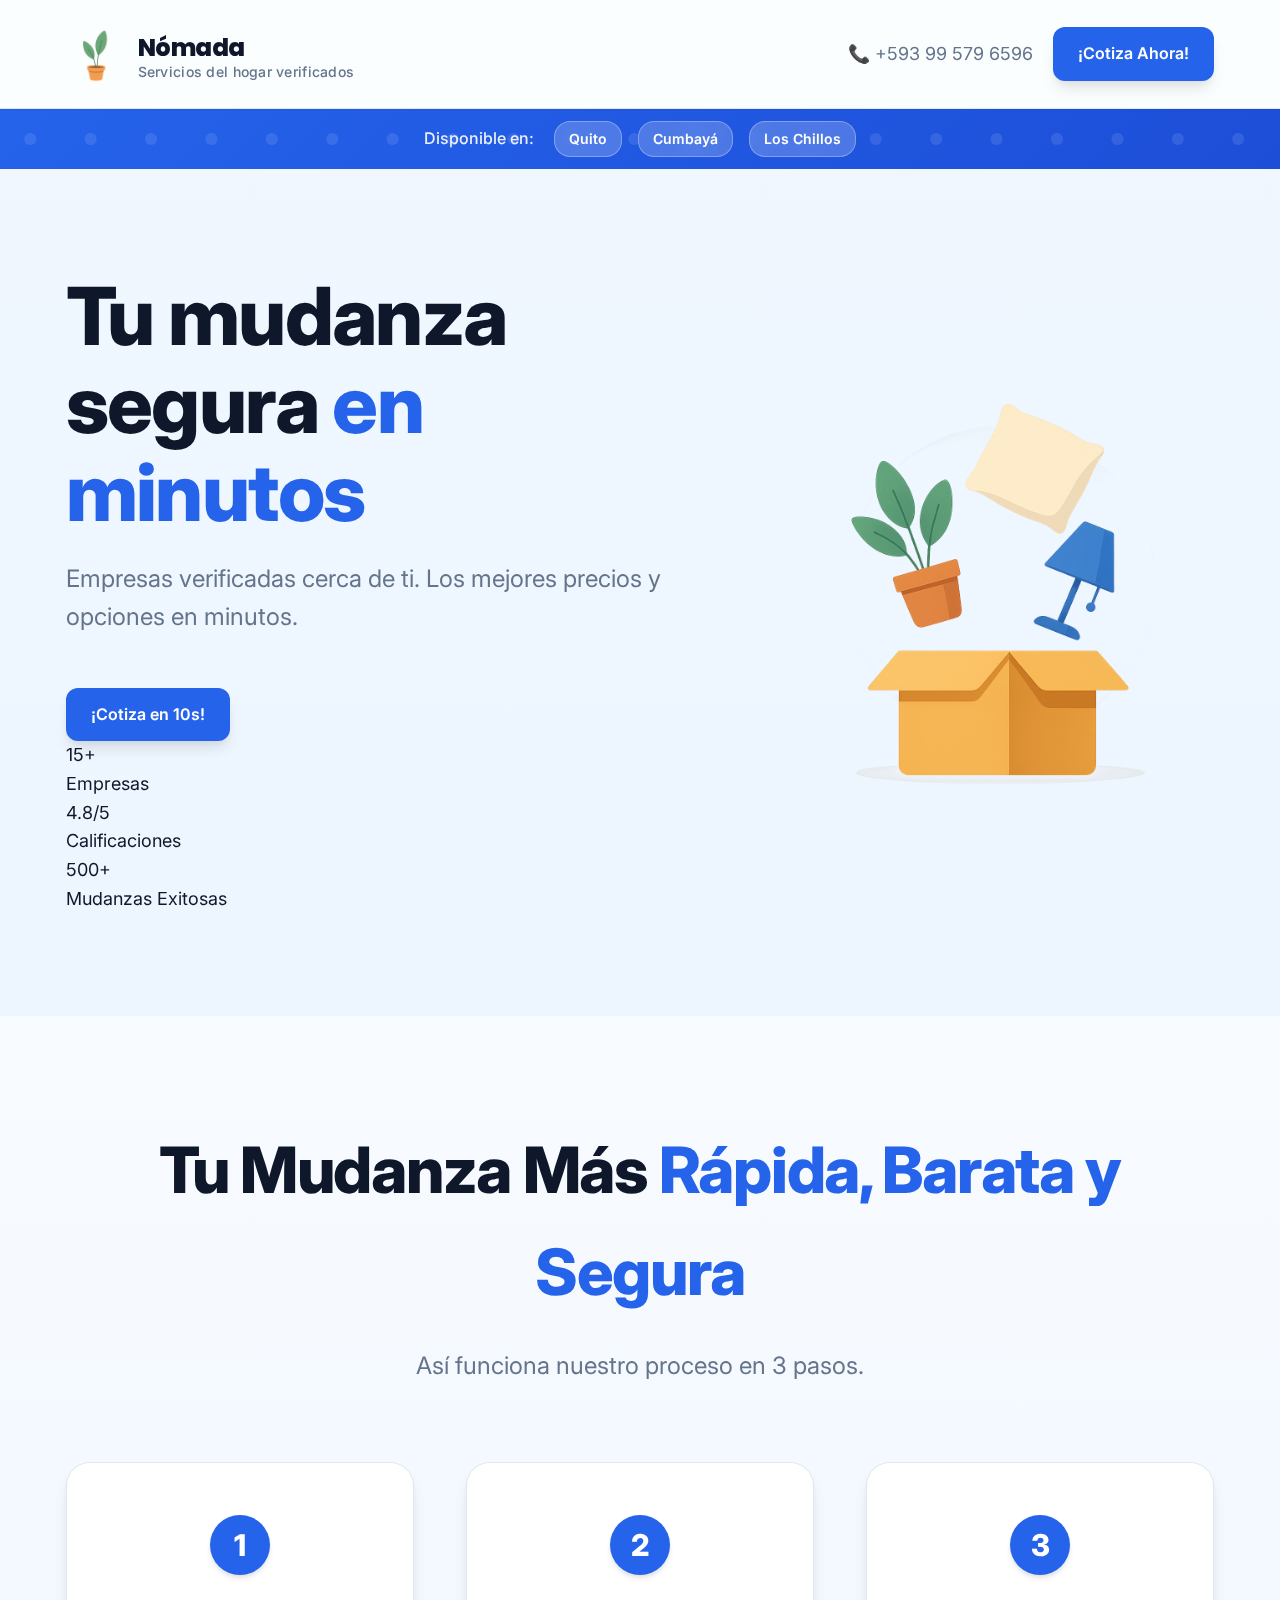
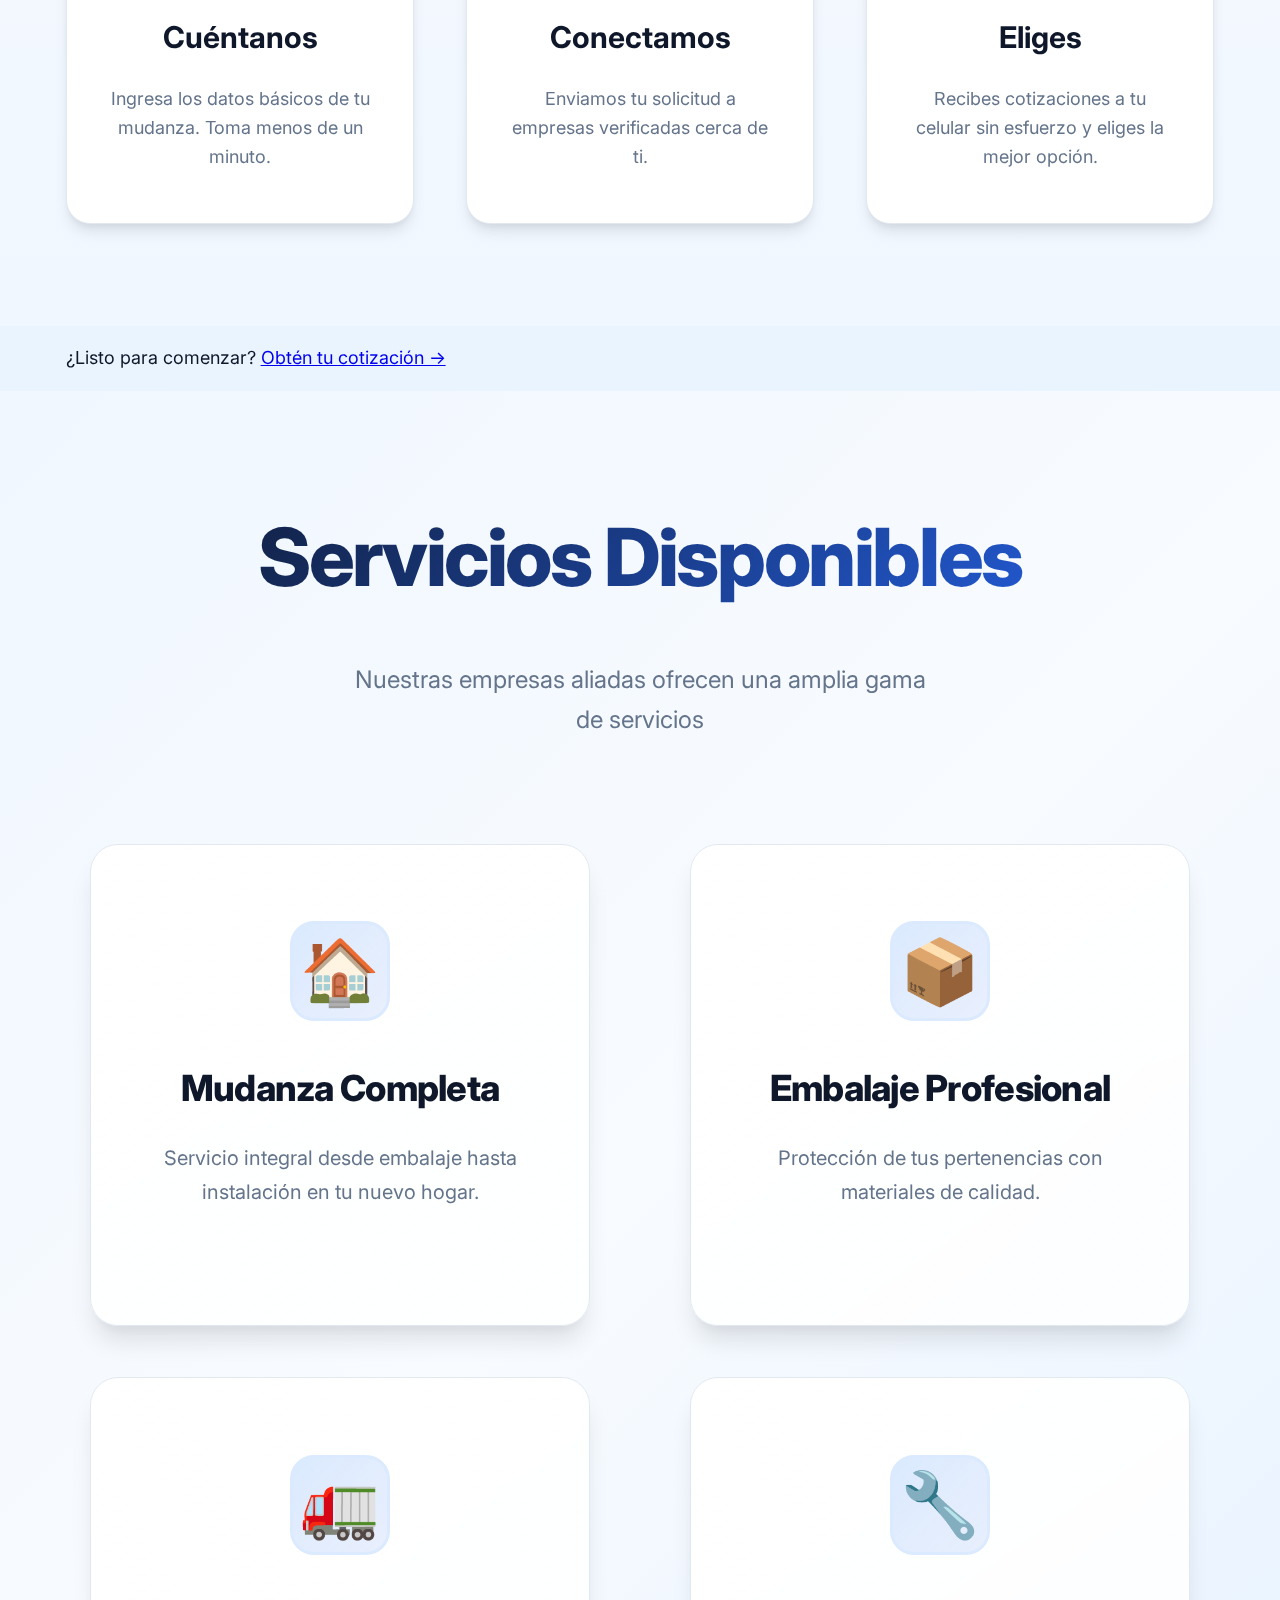
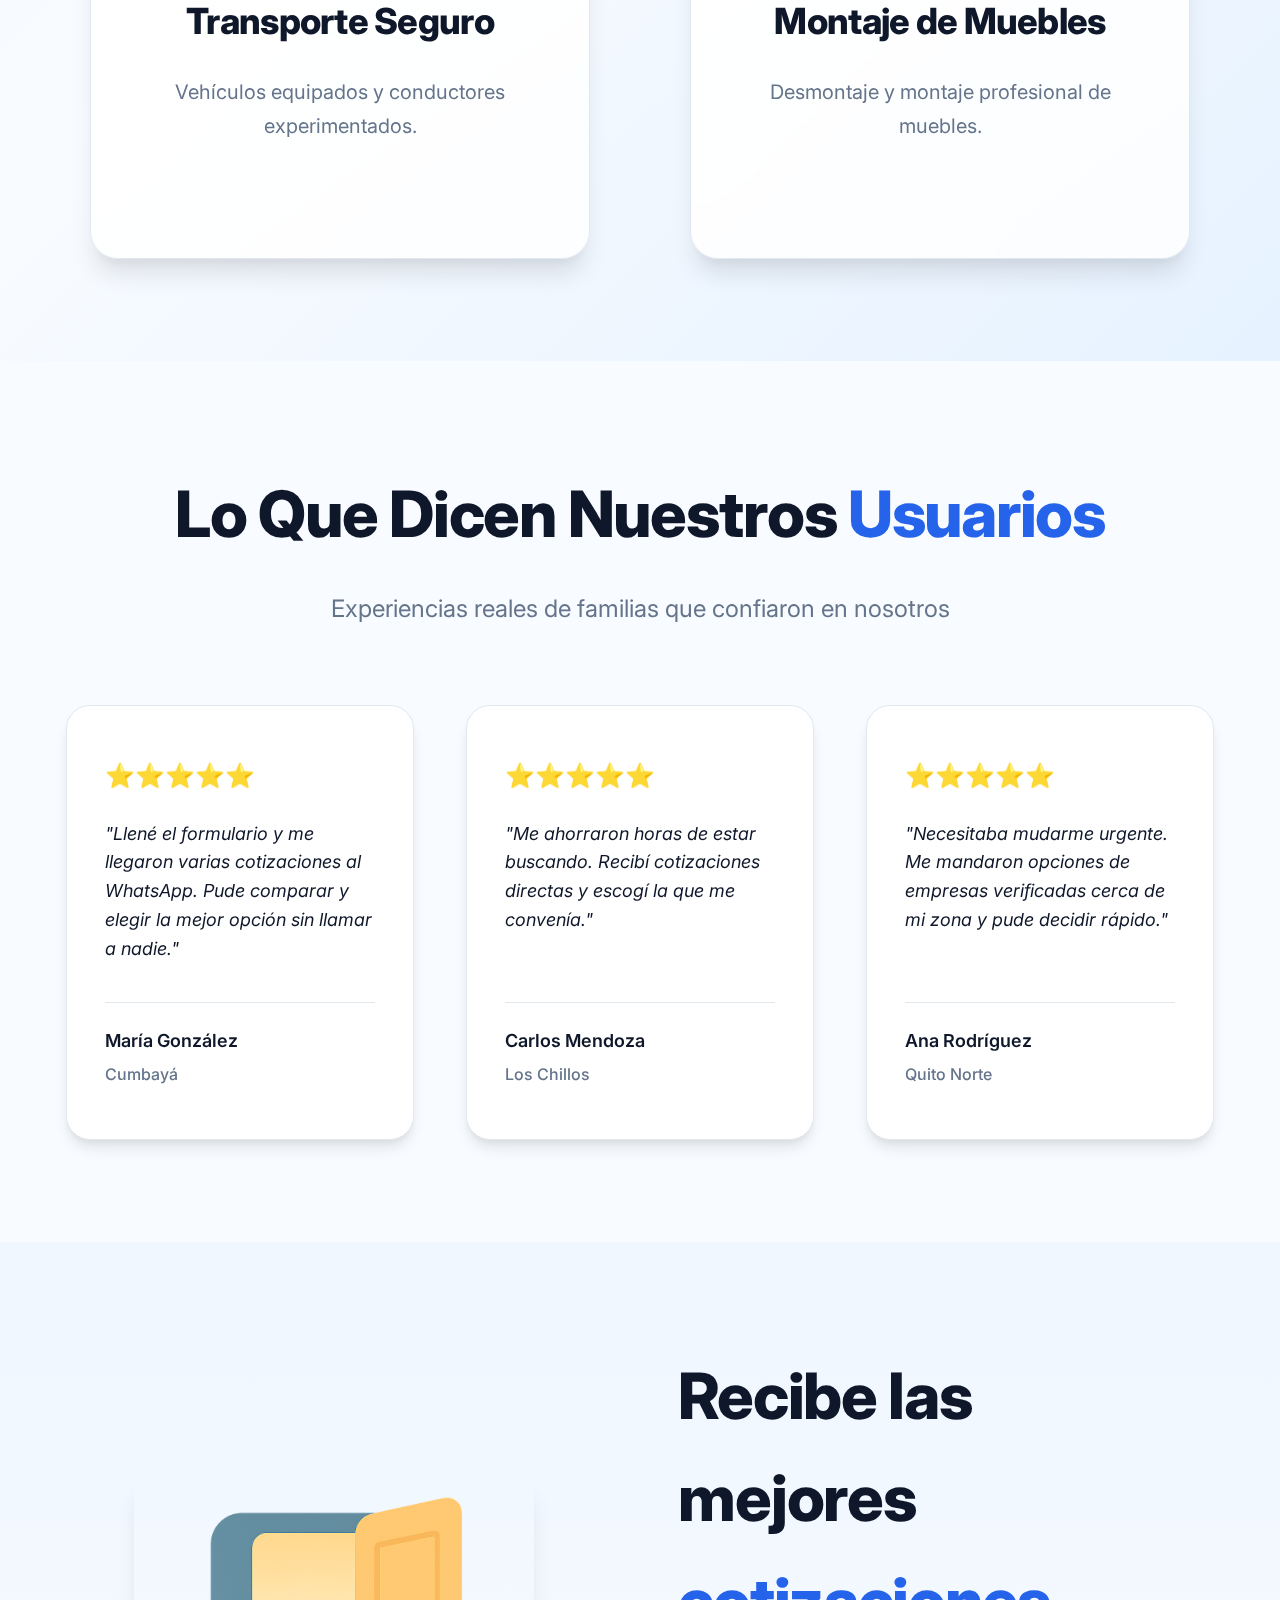
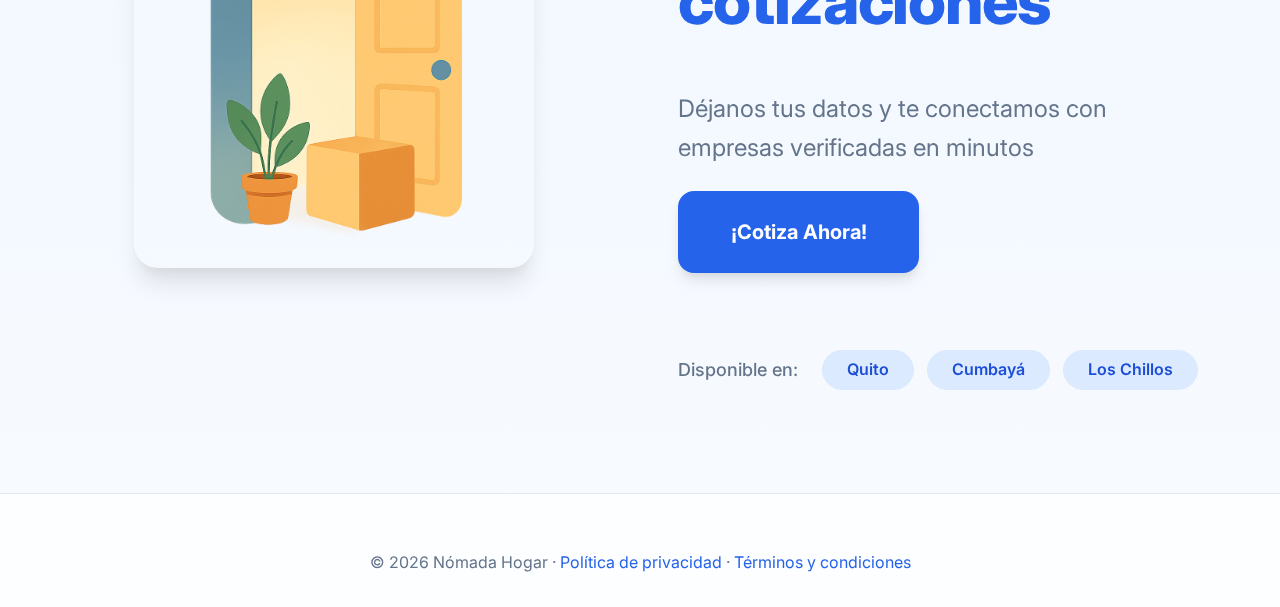
<file: index.html>
<!DOCTYPE html>
<html lang="es">
<head>
  <meta charset="utf-8" />
  <meta name="viewport" content="width=device-width, initial-scale=1, viewport-fit=cover, user-scalable=no" />
  <title>Mudanzas Quito, Cumbayá, Los Chillos | Cotización Instantánea | Nómada Mudanzas</title>
  <meta name="description" content="Mudanzas profesionales en Quito, Cumbayá y Los Chillos. Cotización inmediata en línea. Personal capacitado, precios transparentes, servicio garantizado." />
  <meta name="keywords" content="mudanzas Quito, mudanzas Cumbayá, mudanzas Los Chillos, servicio mudanzas Ecuador, empresa mudanzas, mudanza profesional, cotizar mudanza" />
  <meta name="robots" content="index, follow" />
  <meta name="author" content="Nómada Hogar" />
  <meta name="geo.region" content="EC" />
  <meta name="geo.placename" content="Quito, Cumbayá, Los Chillos" />
  <meta name="geo.position" content="-0.1807;-78.4678" />
  <meta name="ICBM" content="-0.1807, -78.4678" />
  <link rel="canonical" href="https://nomadamudanzas.com/" />
  <link rel="icon" href="/favicon.ico">
  <link rel="apple-touch-icon" href="/favicon.ico">
  <link rel="preconnect" href="https://fonts.googleapis.com">
  <link rel="preconnect" href="https://fonts.gstatic.com" crossorigin>
  <link href="https://fonts.googleapis.com/css2?family=Inter:wght@400;500;600;700;800&family=Poppins:wght@400;500;600;700;800&display=swap" rel="stylesheet">
  <meta property="og:type" content="website">
  <meta property="og:title" content="Mudanzas Quito, Cumbayá, Los Chillos | Nómada Hogar">
  <meta property="og:description" content="Mudanzas en Quito, Cumbayá y Los Chillos. Cotización en línea, precios transparentes y servicio profesional.">
  <meta property="og:image" content="https://nomadamudanzas.com/assets/images/pillow.png">
  <meta name="twitter:card" content="summary_large_image">
  <link rel="stylesheet" href="styles.css" />
  <script defer src="script.js"></script>

  <!-- Google tag (gtag.js) -->
  <script async src="https://www.googletagmanager.com/gtag/js?id=AW-17717391663"></script>
  <script>
    window.dataLayer = window.dataLayer || [];
    function gtag(){dataLayer.push(arguments);}
    gtag('js', new Date());
    gtag('config', 'AW-17717391663');
  </script>

  <script type="application/ld+json">
  [
    {
      "@context": "https://schema.org",
      "@type": "WebSite",
      "name": "Nómada Hogar",
      "url": "https://nomadamudanzas.com",
      "image": "https://nomadamudanzas.com/assets/images/plantLogo.png",
      "description": "Empresa de mudanzas profesionales en Quito, Cumbayá y Los Chillos. Servicio completo de mudanza residencial y comercial."
    },
    {
      "@context": "https://schema.org",
      "@type": "MovingCompany",
      "name": "Nómada Hogar",
      "url": "https://nomadamudanzas.com/",
      "telephone": "+593 99 579 6596",
      "description": "Empresa de mudanzas profesionales en Quito, Cumbayá y Los Chillos. Servicio de mudanzas sin esfuerzo con personal capacitado y precios transparentes.",
      "address": {
        "@type": "PostalAddress",
        "addressLocality": "Quito",
        "addressRegion": "Pichincha",
        "addressCountry": "EC"
      },
      "areaServed": [
        {
          "@type": "City",
          "name": "Quito"
        },
        {
          "@type": "City",
          "name": "Cumbayá"
        },
        {
          "@type": "City",
          "name": "Los Chillos"
        }
      ],
      "serviceType": ["Mudanzas residenciales", "Mudanzas comerciales", "Embalaje", "Transporte seguro", "Montaje de muebles"],
      "image": "https://nomadamudanzas.com/assets/images/pillow.png",
      "priceRange": "$180 - $500",
      "openingHours": "Mo-Su 07:00-19:00",
      "paymentAccepted": ["Cash", "Credit Card", "Bank Transfer"],
      "currenciesAccepted": "USD"
    }
  ]
  </script>
</head>
<body>
  <header class="nav">
    <div class="container nav-inner">
      <a class="brand" href="#">
        <img src="assets/images/plantLogo.png" alt="Nómada - Servicios del hogar en un solo lugar" class="logo-img" />
        <div class="brand-text">
          <span class="brand-name">Nómada</span>
          <span class="brand-subtitle">Servicios del hogar verificados</span>
        </div>
      </a>
      <div class="nav-right">
        <a class="nav-phone" href="tel:+593995796596">📞 +593 99 579 6596</a>
            <a class="btn btn-primary" href="cotizador.html">
              <span class="btn-text-full">¡Cotiza Ahora!</span>
              <span class="btn-text-short">Cotizar</span>
            </a>
      </div>
    </div>
  </header>

  
  <!-- Location Banner -->
  <section class="location-banner">
    <div class="container">
      <div class="location-content">
        <div class="location-text">
          <span class="location-label">Disponible en:</span>
          <div class="cities">
            <a href="quito.html" class="city">Quito</a>
            <a href="cumbaya.html" class="city">Cumbayá</a>
            <a href="los-chillos.html" class="city">Los Chillos</a>
          </div>
        </div>
      </div>
    </div>
  </section>

  <main>
    <section class="hero">
      <div class="container hero-inner">
        <div class="hero-copy">
          <h1>Tu mudanza segura <span class="accent">en minutos</span></h1>
          <p class="lead">Empresas verificadas cerca de ti. Los mejores precios y opciones en minutos.</p>
          <div class="cta">
            <a class="btn btn-primary" href="cotizador.html">¡Cotiza en 10s!</a>
          </div>
          
          <div class="hero-stats">
            <div class="stat-item">
              <div class="stat-number">15+</div>
              <div class="stat-label">Empresas</div>
            </div>
            <div class="stat-item">
              <div class="stat-number">4.8/5</div>
              <div class="stat-label">Calificaciones</div>
            </div>
            <div class="stat-item">
              <div class="stat-number">500+</div>
              <div class="stat-label">Mudanzas Exitosas</div>
            </div>
          </div>
        </div>

        <div class="hero-visual card">
          <img src="assets/images/pillow.png" alt="Servicio de mudanzas profesionales en Quito, Guayaquil, Cuenca - Nómada Mudanzas" class="truck-hero" />
        </div>
      </div>
    </section>
    <section class="steps">
      <div class="container steps-inner">
        <div class="steps-header">
          <h2>Tu Mudanza Más <span class="accent">Rápida, Barata y Segura</span></h2>
          <p class="lead">Así funciona nuestro proceso en 3 pasos.</p>
        </div>
    
        <div class="steps-grid">
    
          <div class="step-card">
            <div class="step-number">1</div>
            <h3>Cuéntanos</h3>
            <p>Ingresa los datos básicos de tu mudanza. Toma menos de un minuto.</p>
          </div>
    
          <div class="step-card">
            <div class="step-number">2</div>
            <h3>Conectamos</h3>
            <p>Enviamos tu solicitud a empresas verificadas cerca de ti.</p>
          </div>
    
          
          <div class="step-card">
            <div class="step-number">3</div>
            <h3>Eliges</h3>
            <p>Recibes cotizaciones a tu celular sin esfuerzo y eliges la mejor opción.</p>
          </div>
    
        </div>
      </div>
    </section>

    <!-- CTA After Steps -->
    <section class="cta-section">
      <div class="container">
        <div class="cta-card">
          <p>¿Listo para comenzar? <a href="cotizador.html" class="cta-link">Obtén tu cotización →</a></p>
        </div>
      </div>
    </section>

    <!-- Services Section -->
    <section class="services">
      <div class="container services-inner">
        <div class="services-header">
          <h2>Servicios <span class="accent">Disponibles</span></h2>
          <p class="lead">Nuestras empresas aliadas ofrecen una amplia gama de servicios</p>
        </div>
        <div class="services-grid">
          <div class="service-card">
            <div class="service-icon">🏠</div>
            <h3>Mudanza Completa</h3>
            <p class="service-description">Servicio integral desde embalaje hasta instalación en tu nuevo hogar.</p>
          </div>
          
          <div class="service-card">
            <div class="service-icon">📦</div>
            <h3>Embalaje Profesional</h3>
            <p class="service-description">Protección de tus pertenencias con materiales de calidad.</p>
          </div>
          
          <div class="service-card">
            <div class="service-icon">🚛</div>
            <h3>Transporte Seguro</h3>
            <p class="service-description">Vehículos equipados y conductores experimentados.</p>
          </div>
          
          <div class="service-card">
            <div class="service-icon">🔧</div>
            <h3>Montaje de Muebles</h3>
            <p class="service-description">Desmontaje y montaje profesional de muebles.</p>
          </div>
        </div>
      </div>
    </section>

    <!-- Customer Reviews Section -->
    <section class="reviews">
      
      <div class="container reviews-inner">
        <div class="reviews-header">
          <h2>Lo Que Dicen Nuestros <span class="accent">Usuarios</span></h2>
          <p class="lead">Experiencias reales de familias que confiaron en nosotros</p>
        </div>
        <div class="reviews-grid">
          <div class="review-card">
            <div class="review-content">
              <div class="stars">⭐⭐⭐⭐⭐</div>
              <p class="review-text">"Llené el formulario y me llegaron varias cotizaciones al WhatsApp. Pude comparar y elegir la mejor opción sin llamar a nadie."</p>
            </div>
            <div class="review-author">
              <div class="author-info">
                <span class="author-name">María González</span>
                <span class="author-location">Cumbayá</span>
              </div>
            </div>
          </div>
          
          <div class="review-card">
            <div class="review-content">
              <div class="stars">⭐⭐⭐⭐⭐</div>
              <p class="review-text">"Me ahorraron horas de estar buscando. Recibí cotizaciones directas y escogí la que me convenía."</p>
            </div>
            <div class="review-author">
              <div class="author-info">
                <span class="author-name">Carlos Mendoza</span>
                <span class="author-location">Los Chillos</span>
              </div>
            </div>
          </div>
          
          <div class="review-card">
            <div class="review-content">
              <div class="stars">⭐⭐⭐⭐⭐</div>
              <p class="review-text">"Necesitaba mudarme urgente. Me mandaron opciones de empresas verificadas cerca de mi zona y pude decidir rápido."</p>
            </div>
            <div class="review-author">
              <div class="author-info">
                <span class="author-name">Ana Rodríguez</span>
                <span class="author-location">Quito Norte</span>
              </div>
            </div>
          </div>
        </div>
      </div>
    </section>

    <section id="cotizar" class="contact">
      <div class="container">
        <div class="contact-content">
          <div class="contact-visual">
            <img src="assets/images/house.png" alt="Mudanzas en Quito, Guayaquil, Cuenca - Casa nueva para mudanza profesional" class="house-image" />
          </div>
          <div class="contact-text">
            <h2>Recibe las mejores <span class="accent">cotizaciones</span></h2>
            <p class="contact-subtitle">Déjanos tus datos y te conectamos con empresas verificadas en minutos</p>
            
            <div class="contact-actions">
              <a class="btn btn-primary" href="cotizador.html">¡Cotiza Ahora!</a>
            </div>
            
            
            <div class="service-areas">
              <span class="areas-label">Disponible en:</span>
              <div class="cities-list">
                <span class="city-tag">Quito</span>
                <span class="city-tag">Cumbayá</span>
                <span class="city-tag">Los Chillos</span>
              </div>
            </div>
          </div>
        </div>
      </div>
    </section>
  </main>

  <footer class="footer">
    <div class="container footer-inner">
      <div class="footer-content">
        <div class="footer-copyright">
          <p>© <span id="year"></span> Nómada Hogar · <a href="politica-privacidad.html">Política de privacidad</a> · <a href="terminos-condiciones.html">Términos y condiciones</a></p>
        </div>
      </div>
    </div>
  </footer>

  <script>
    document.getElementById('year').textContent = new Date().getFullYear();
  </script>
</body>
</html>
</file>
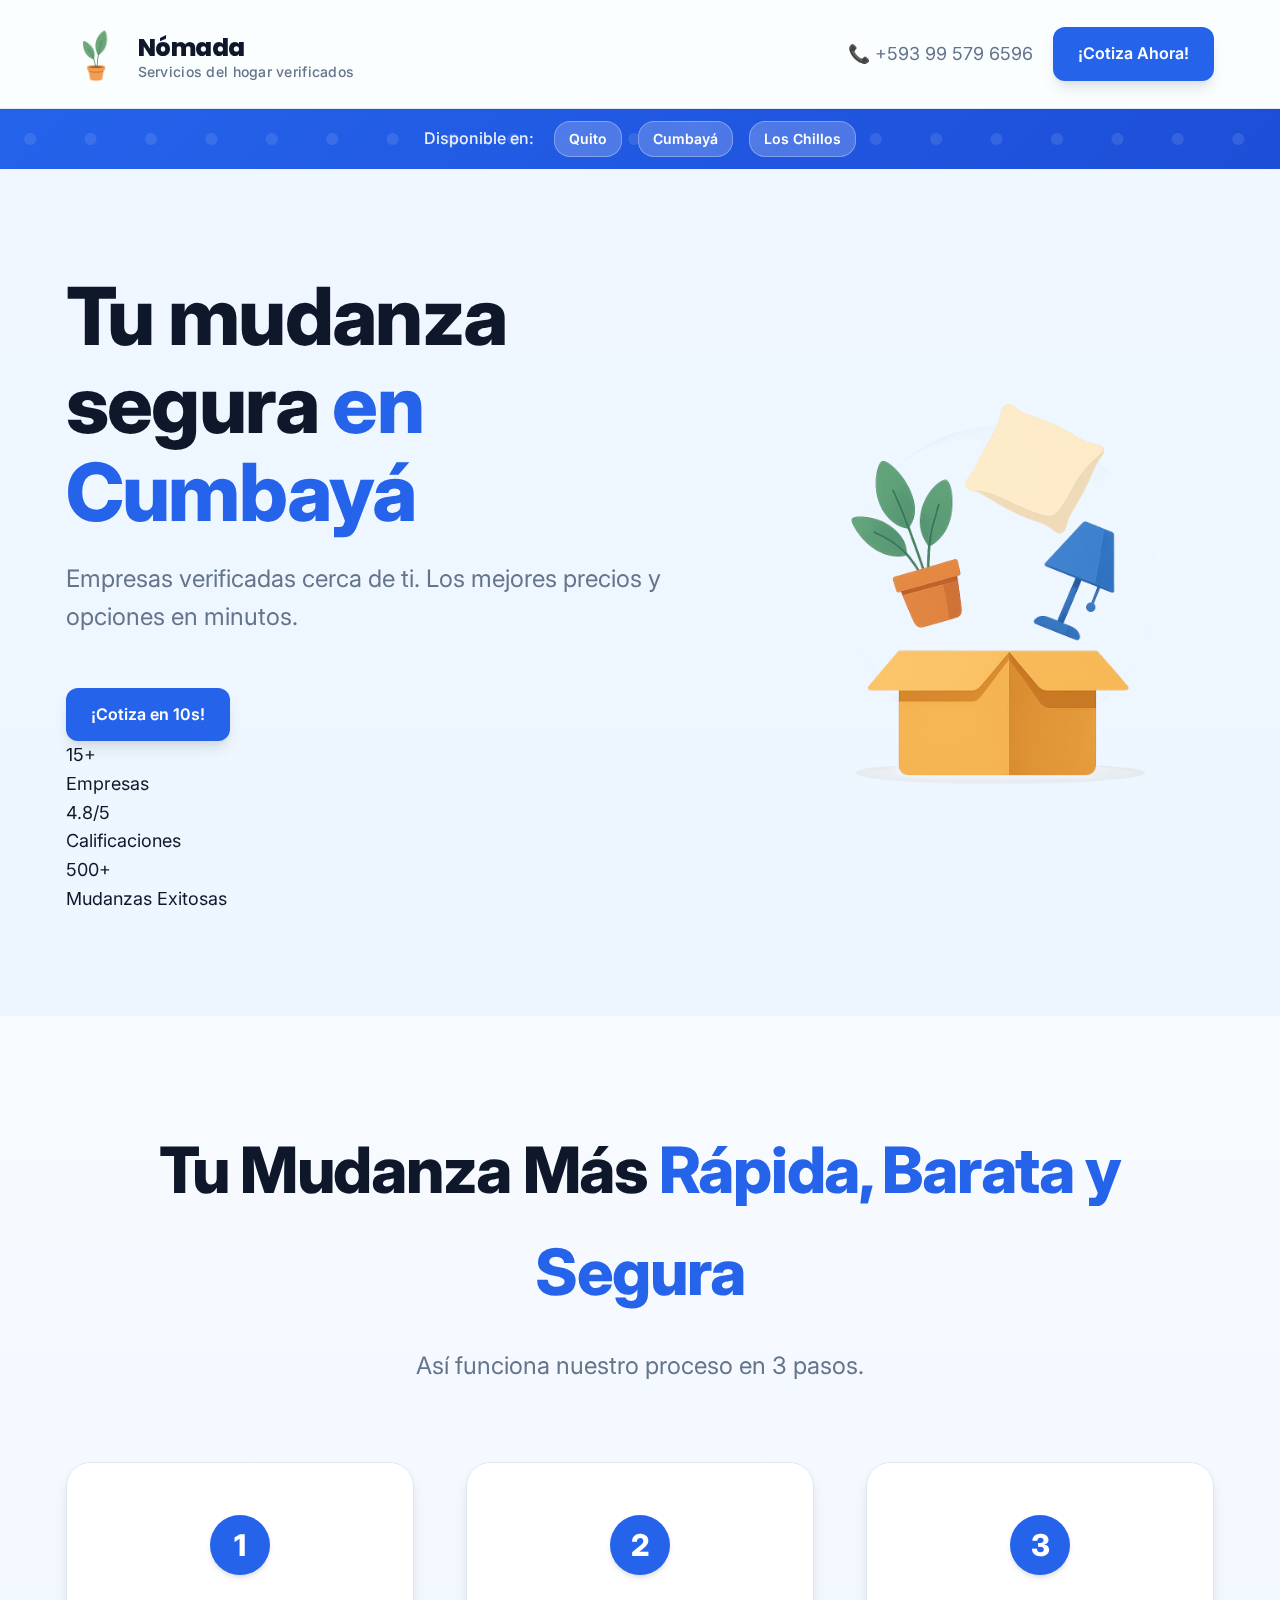
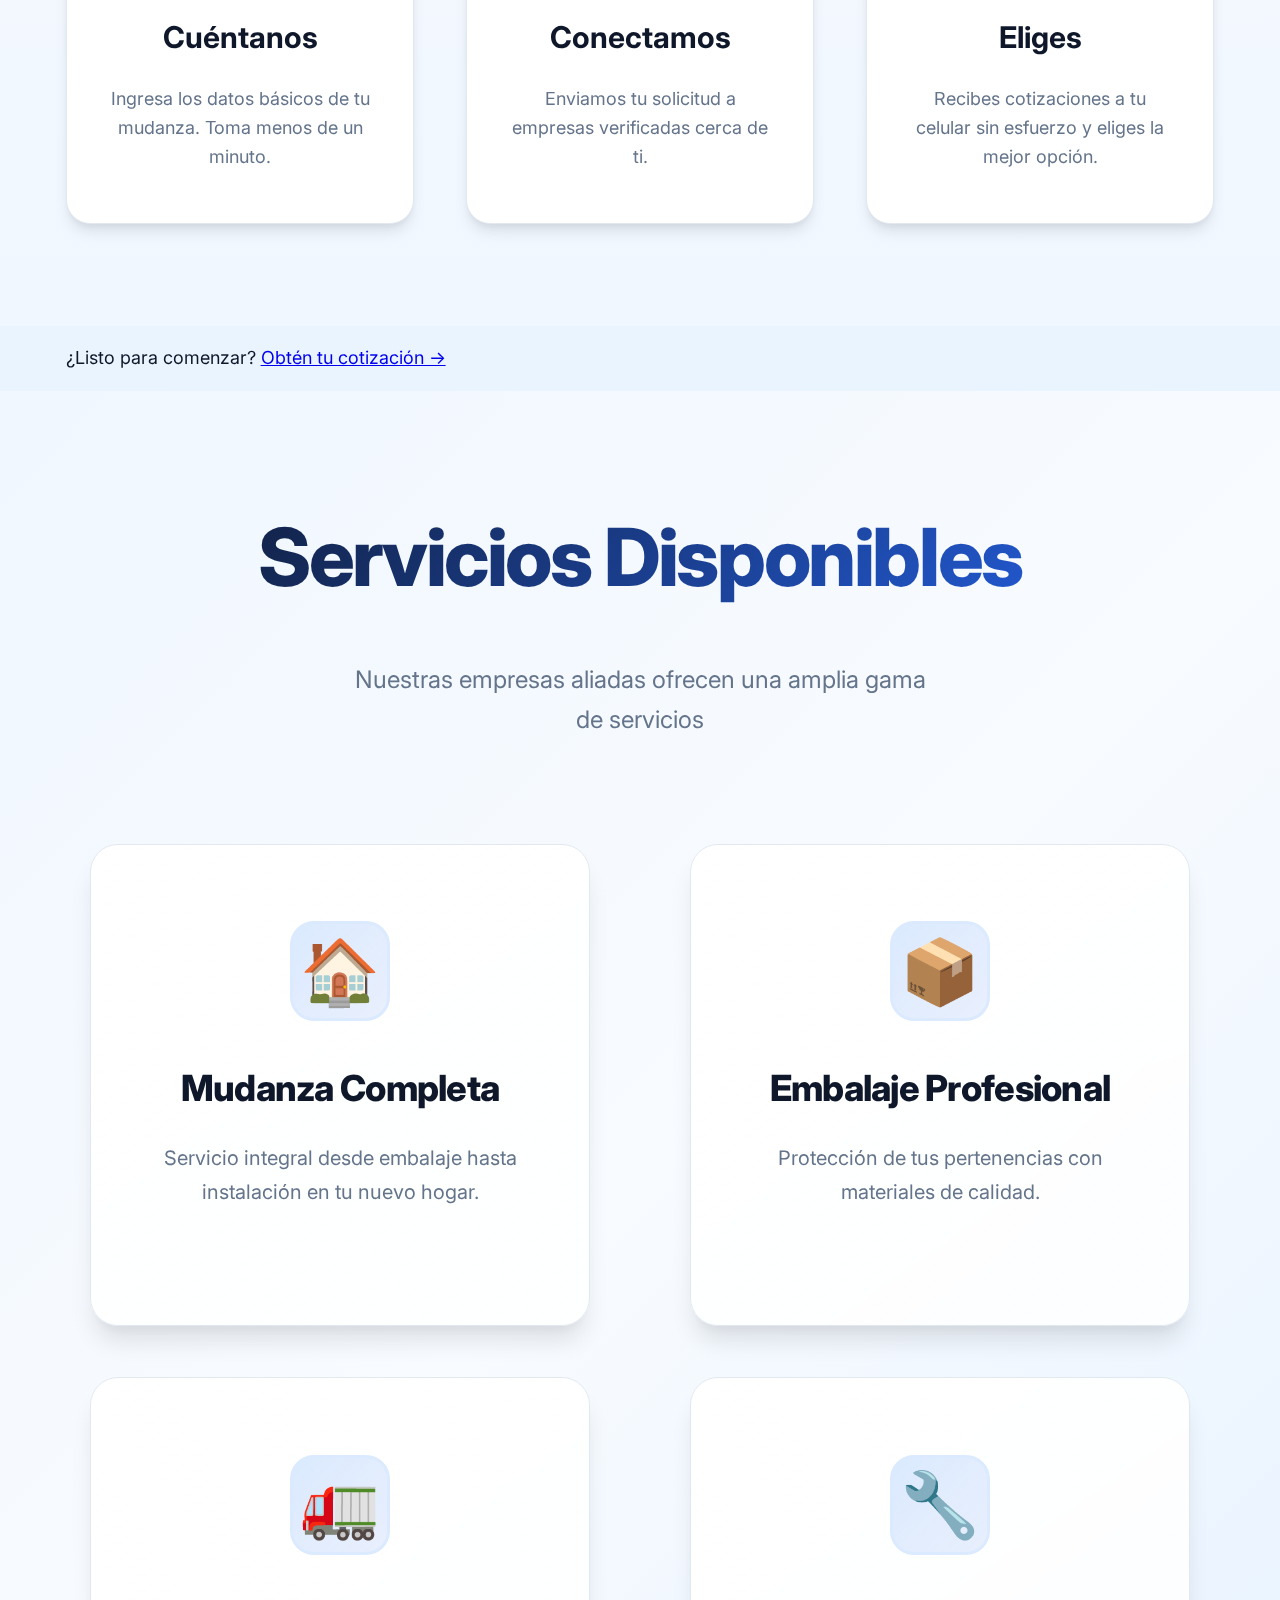
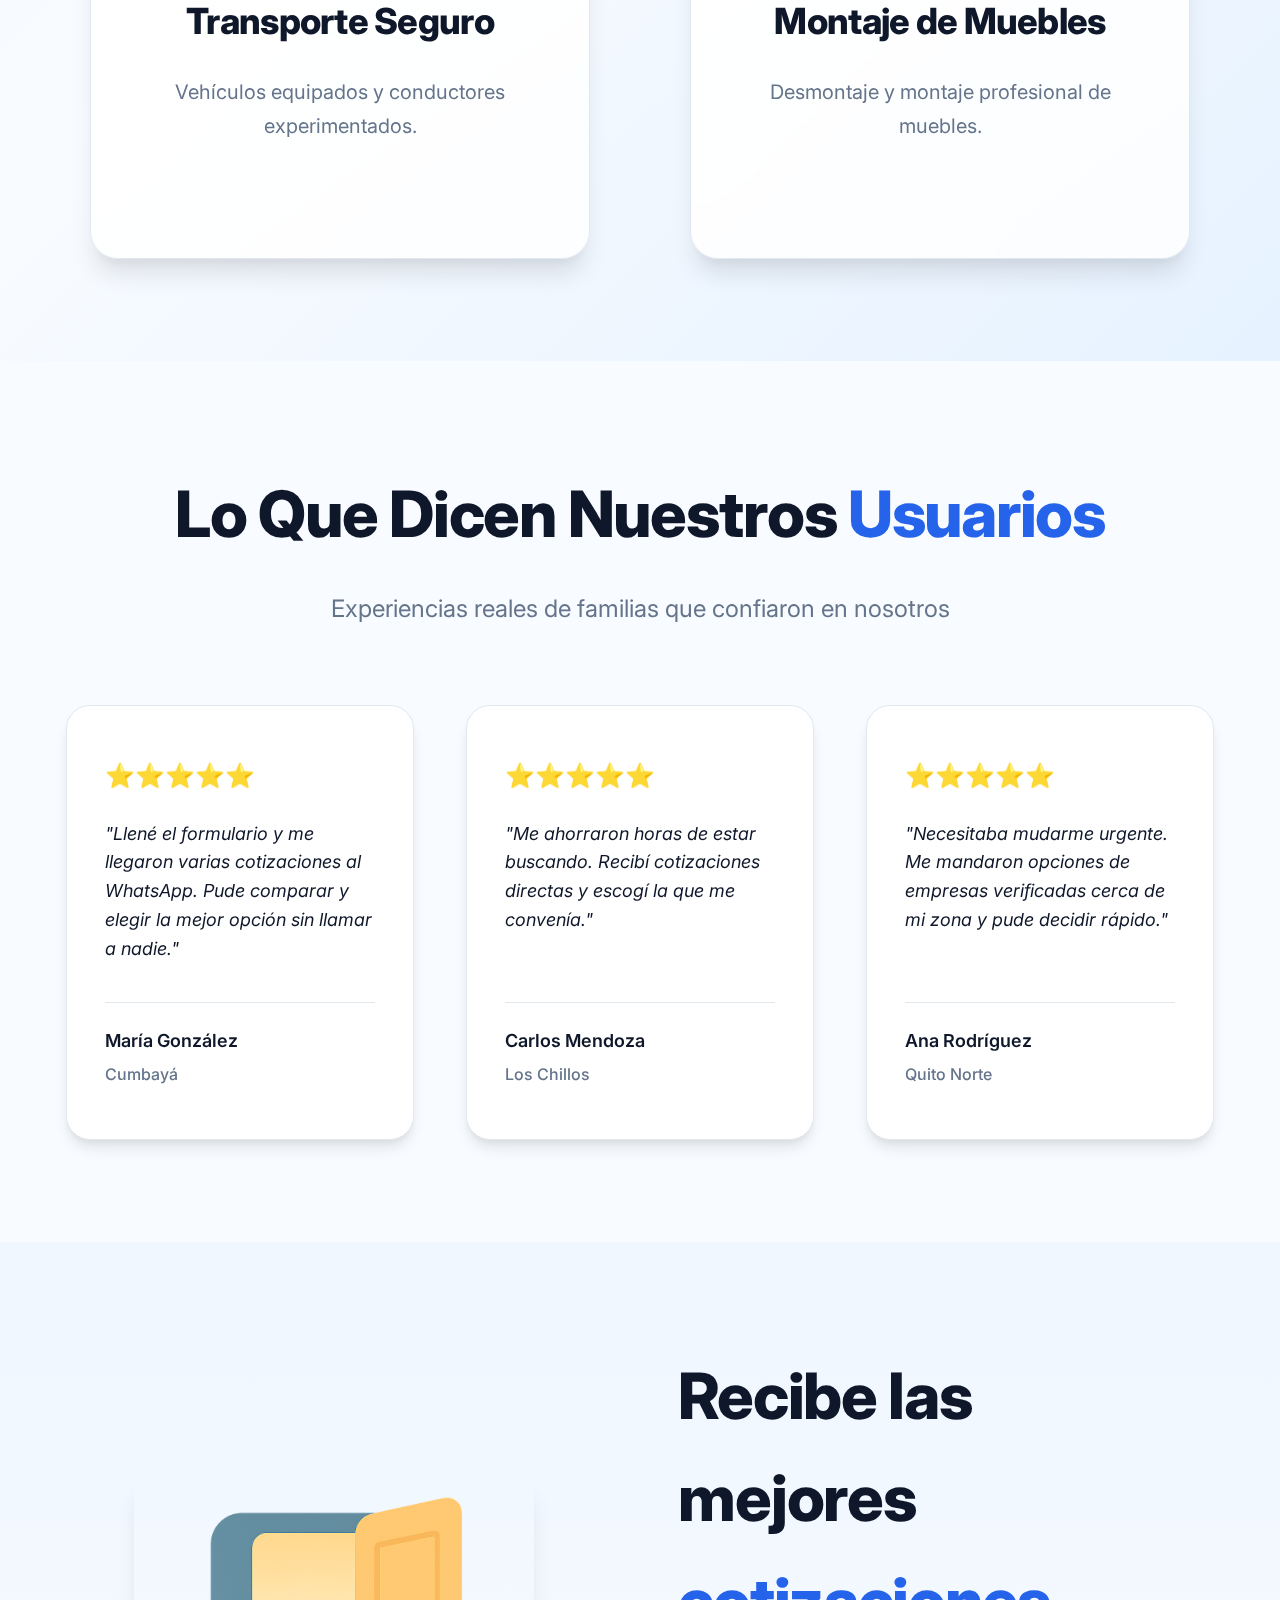
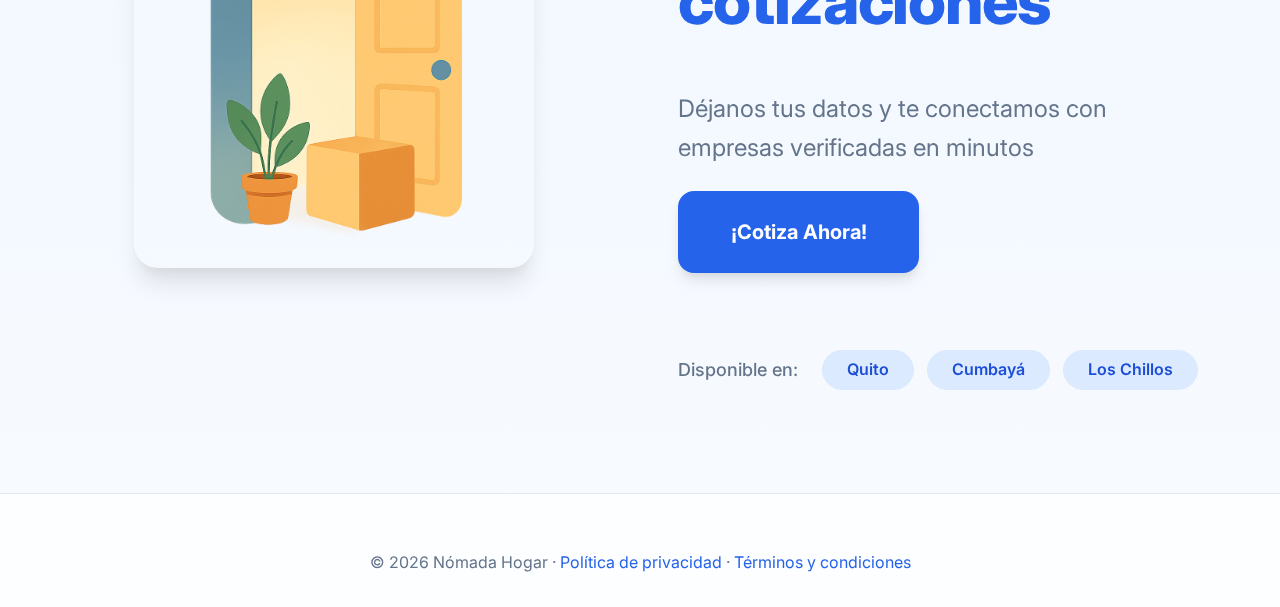
<file: cumbaya.html>
<!DOCTYPE html>
<html lang="es">
<head>
  <meta charset="utf-8" />
  <meta name="viewport" content="width=device-width, initial-scale=1, viewport-fit=cover, user-scalable=no" />
  <title>Mudanzas Cumbayá y Tumbaco | Cotización Instantánea | Nómada Mudanzas</title>
  <meta name="description" content="Mudanzas profesionales en Cumbayá. Servicio completo de mudanza residencial y comercial en el valle de Cumbayá y Tumbaco. Personal capacitado, precios transparentes." />
  <meta name="keywords" content="mudanzas Cumbayá, mudanza Cumbayá, empresa mudanzas Cumbayá, servicio mudanzas Cumbayá, mudanza residencial Cumbayá, mudanza comercial Cumbayá, cotizar mudanza Cumbayá, precio mudanza Cumbayá, mudanzas Tumbaco, Mudanzas Puembo" />
  <meta name="robots" content="index, follow" />
  <meta name="author" content="Nómada Hogar" />
  <meta name="geo.region" content="EC-P" />
  <meta name="geo.placename" content="Cumbayá, Ecuador" />
  <meta name="geo.position" content="-0.2000;-78.4333" />
  <meta name="ICBM" content="-0.2000, -78.4333" />
  <link rel="canonical" href="https://nomadamudanzas.com/cumbaya.html" />
  <link rel="icon" href="/favicon.ico">
  <link rel="apple-touch-icon" href="/favicon.ico">
  <link rel="preconnect" href="https://fonts.googleapis.com">
  <link rel="preconnect" href="https://fonts.gstatic.com" crossorigin>
  <link href="https://fonts.googleapis.com/css2?family=Inter:wght@400;500;600;700;800&family=Poppins:wght@400;500;600;700;800&display=swap" rel="stylesheet">
  <meta property="og:type" content="website">
  <meta property="og:title" content="Mudanzas Cumbayá | Nómada Hogar">
  <meta property="og:description" content="Mudanzas en Cumbayá y Tumbaco. Cotización en línea, precios transparentes y servicio profesional.">
  <meta property="og:image" content="https://nomadamudanzas.com/assets/images/pillow.png">
  <meta name="twitter:card" content="summary_large_image">
  <link rel="stylesheet" href="styles.css" />
  <script defer src="script.js"></script>

  <!-- Google tag (gtag.js) -->
  <script async src="https://www.googletagmanager.com/gtag/js?id=AW-17717391663"></script>
  <script>
    window.dataLayer = window.dataLayer || [];
    function gtag(){dataLayer.push(arguments);}
    gtag('js', new Date());
    gtag('config', 'AW-17717391663');
  </script>

  <script type="application/ld+json">
  [
    {
      "@context": "https://schema.org",
      "@type": "WebSite",
      "name": "Nómada Hogar",
      "url": "https://nomadamudanzas.com",
      "image": "https://nomadamudanzas.com/assets/images/plantLogo.png",
      "description": "Empresa de mudanzas profesionales en Quito, Cumbayá y Los Chillos. Servicio completo de mudanza residencial y comercial."
    },
    {
      "@context": "https://schema.org",
      "@type": "MovingCompany",
      "name": "Nómada Hogar",
      "url": "https://nomadamudanzas.com/cumbaya.html",
      "telephone": "+593 99 579 6596",
      "description": "Empresa de mudanzas profesionales en Cumbayá, Ecuador. Servicio de mudanzas sin esfuerzo con personal capacitado y precios transparentes.",
      "address": {
        "@type": "PostalAddress",
        "addressLocality": "Cumbayá",
        "addressRegion": "Pichincha",
        "addressCountry": "EC"
      },
      "areaServed": [
        {
          "@type": "City",
          "name": "Cumbayá"
        }
      ],
      "serviceType": ["Mudanzas residenciales", "Mudanzas comerciales", "Embalaje", "Transporte seguro", "Montaje de muebles"],
      "image": "https://nomadamudanzas.com/assets/images/pillow.png",
      "priceRange": "$180 - $500",
      "openingHours": "Mo-Su 07:00-19:00",
      "paymentAccepted": ["Cash", "Credit Card", "Bank Transfer"],
      "currenciesAccepted": "USD"
    }
  ]
  </script>
</head>
<body>
  <header class="nav">
    <div class="container nav-inner">
      <a class="brand" href="index.html">
        <img src="assets/images/plantLogo.png" alt="Nómada - Servicios del hogar en un solo lugar" class="logo-img" />
        <div class="brand-text">
          <span class="brand-name">Nómada</span>
          <span class="brand-subtitle">Servicios del hogar verificados</span>
        </div>
      </a>
      <div class="nav-right">
        <a class="nav-phone" href="tel:+593995796596">📞 +593 99 579 6596</a>
            <a class="btn btn-primary" href="cotizador.html">
              <span class="btn-text-full">¡Cotiza Ahora!</span>
              <span class="btn-text-short">Cotizar</span>
            </a>
      </div>
    </div>
  </header>

  
  <!-- Location Banner -->
  <section class="location-banner">
    <div class="container">
      <div class="location-content">
        <div class="location-text">
          <span class="location-label">Disponible en:</span>
          <div class="cities">
            <a href="quito.html" class="city">Quito</a>
            <a href="cumbaya.html" class="city">Cumbayá</a>
            <a href="los-chillos.html" class="city">Los Chillos</a>
          </div>
        </div>
      </div>
    </div>
  </section>

  <main>
    <section class="hero">
      <div class="container hero-inner">
        <div class="hero-copy">
          <h1>Tu mudanza segura <span class="accent">en Cumbayá</span></h1>
          <p class="lead">Empresas verificadas cerca de ti. Los mejores precios y opciones en minutos.</p>
          <div class="cta">
            <a class="btn btn-primary" href="cotizador.html">¡Cotiza en 10s!</a>
          </div>
          
          <div class="hero-stats">
            <div class="stat-item">
              <div class="stat-number">15+</div>
              <div class="stat-label">Empresas</div>
            </div>
            <div class="stat-item">
              <div class="stat-number">4.8/5</div>
              <div class="stat-label">Calificaciones</div>
            </div>
            <div class="stat-item">
              <div class="stat-number">500+</div>
              <div class="stat-label">Mudanzas Exitosas</div>
            </div>
          </div>
        </div>

        <div class="hero-visual card">
          <img src="assets/images/pillow.png" alt="Servicio de mudanzas profesionales en Quito, Guayaquil, Cuenca - Nómada Mudanzas" class="truck-hero" />
        </div>
      </div>
    </section>
    <section class="steps">
      <div class="container steps-inner">
        <div class="steps-header">
          <h2>Tu Mudanza Más <span class="accent">Rápida, Barata y Segura</span></h2>
          <p class="lead">Así funciona nuestro proceso en 3 pasos.</p>
        </div>
    
        <div class="steps-grid">
    
          <div class="step-card">
            <div class="step-number">1</div>
            <h3>Cuéntanos</h3>
            <p>Ingresa los datos básicos de tu mudanza. Toma menos de un minuto.</p>
          </div>
    
          <div class="step-card">
            <div class="step-number">2</div>
            <h3>Conectamos</h3>
            <p>Enviamos tu solicitud a empresas verificadas cerca de ti.</p>
          </div>
    
          
          <div class="step-card">
            <div class="step-number">3</div>
            <h3>Eliges</h3>
            <p>Recibes cotizaciones a tu celular sin esfuerzo y eliges la mejor opción.</p>
          </div>
    
        </div>
      </div>
    </section>

    <!-- CTA After Steps -->
    <section class="cta-section">
      <div class="container">
        <div class="cta-card">
          <p>¿Listo para comenzar? <a href="cotizador.html" class="cta-link">Obtén tu cotización →</a></p>
        </div>
      </div>
    </section>

    <!-- Services Section -->
    <section class="services">
      <div class="container services-inner">
        <div class="services-header">
          <h2>Servicios <span class="accent">Disponibles</span></h2>
          <p class="lead">Nuestras empresas aliadas ofrecen una amplia gama de servicios</p>
        </div>
        <div class="services-grid">
          <div class="service-card">
            <div class="service-icon">🏠</div>
            <h3>Mudanza Completa</h3>
            <p class="service-description">Servicio integral desde embalaje hasta instalación en tu nuevo hogar.</p>
          </div>
          
          <div class="service-card">
            <div class="service-icon">📦</div>
            <h3>Embalaje Profesional</h3>
            <p class="service-description">Protección de tus pertenencias con materiales de calidad.</p>
          </div>
          
          <div class="service-card">
            <div class="service-icon">🚛</div>
            <h3>Transporte Seguro</h3>
            <p class="service-description">Vehículos equipados y conductores experimentados.</p>
          </div>
          
          <div class="service-card">
            <div class="service-icon">🔧</div>
            <h3>Montaje de Muebles</h3>
            <p class="service-description">Desmontaje y montaje profesional de muebles.</p>
          </div>
        </div>
      </div>
    </section>

    <!-- Customer Reviews Section -->
    <section class="reviews">
      
      <div class="container reviews-inner">
        <div class="reviews-header">
          <h2>Lo Que Dicen Nuestros <span class="accent">Usuarios</span></h2>
          <p class="lead">Experiencias reales de familias que confiaron en nosotros</p>
        </div>
        <div class="reviews-grid">
          <div class="review-card">
            <div class="review-content">
              <div class="stars">⭐⭐⭐⭐⭐</div>
              <p class="review-text">"Llené el formulario y me llegaron varias cotizaciones al WhatsApp. Pude comparar y elegir la mejor opción sin llamar a nadie."</p>
            </div>
            <div class="review-author">
              <div class="author-info">
                <span class="author-name">María González</span>
                <span class="author-location">Cumbayá</span>
              </div>
            </div>
          </div>
          
          <div class="review-card">
            <div class="review-content">
              <div class="stars">⭐⭐⭐⭐⭐</div>
              <p class="review-text">"Me ahorraron horas de estar buscando. Recibí cotizaciones directas y escogí la que me convenía."</p>
            </div>
            <div class="review-author">
              <div class="author-info">
                <span class="author-name">Carlos Mendoza</span>
                <span class="author-location">Los Chillos</span>
              </div>
            </div>
          </div>
          
          <div class="review-card">
            <div class="review-content">
              <div class="stars">⭐⭐⭐⭐⭐</div>
              <p class="review-text">"Necesitaba mudarme urgente. Me mandaron opciones de empresas verificadas cerca de mi zona y pude decidir rápido."</p>
            </div>
            <div class="review-author">
              <div class="author-info">
                <span class="author-name">Ana Rodríguez</span>
                <span class="author-location">Quito Norte</span>
              </div>
            </div>
          </div>
        </div>
      </div>
    </section>

    <section id="cotizar" class="contact">
      <div class="container">
        <div class="contact-content">
          <div class="contact-visual">
            <img src="assets/images/house.png" alt="Mudanzas en Quito, Guayaquil, Cuenca - Casa nueva para mudanza profesional" class="house-image" />
          </div>
          <div class="contact-text">
            <h2>Recibe las mejores <span class="accent">cotizaciones</span></h2>
            <p class="contact-subtitle">Déjanos tus datos y te conectamos con empresas verificadas en minutos</p>
            
            <div class="contact-actions">
              <a class="btn btn-primary" href="cotizador.html">¡Cotiza Ahora!</a>
            </div>
            
            
            <div class="service-areas">
              <span class="areas-label">Disponible en:</span>
              <div class="cities-list">
                <span class="city-tag">Quito</span>
                <span class="city-tag">Cumbayá</span>
                <span class="city-tag">Los Chillos</span>
              </div>
            </div>
          </div>
        </div>
      </div>
    </section>
  </main>

  <footer class="footer">
    <div class="container footer-inner">
      <div class="footer-content">
        <div class="footer-copyright">
          <p>© <span id="year"></span> Nómada Hogar · <a href="politica-privacidad.html">Política de privacidad</a> · <a href="terminos-condiciones.html">Términos y condiciones</a></p>
        </div>
      </div>
    </div>
  </footer>

  <script>
    document.getElementById('year').textContent = new Date().getFullYear();
  </script>
</body>
</html>
</file>
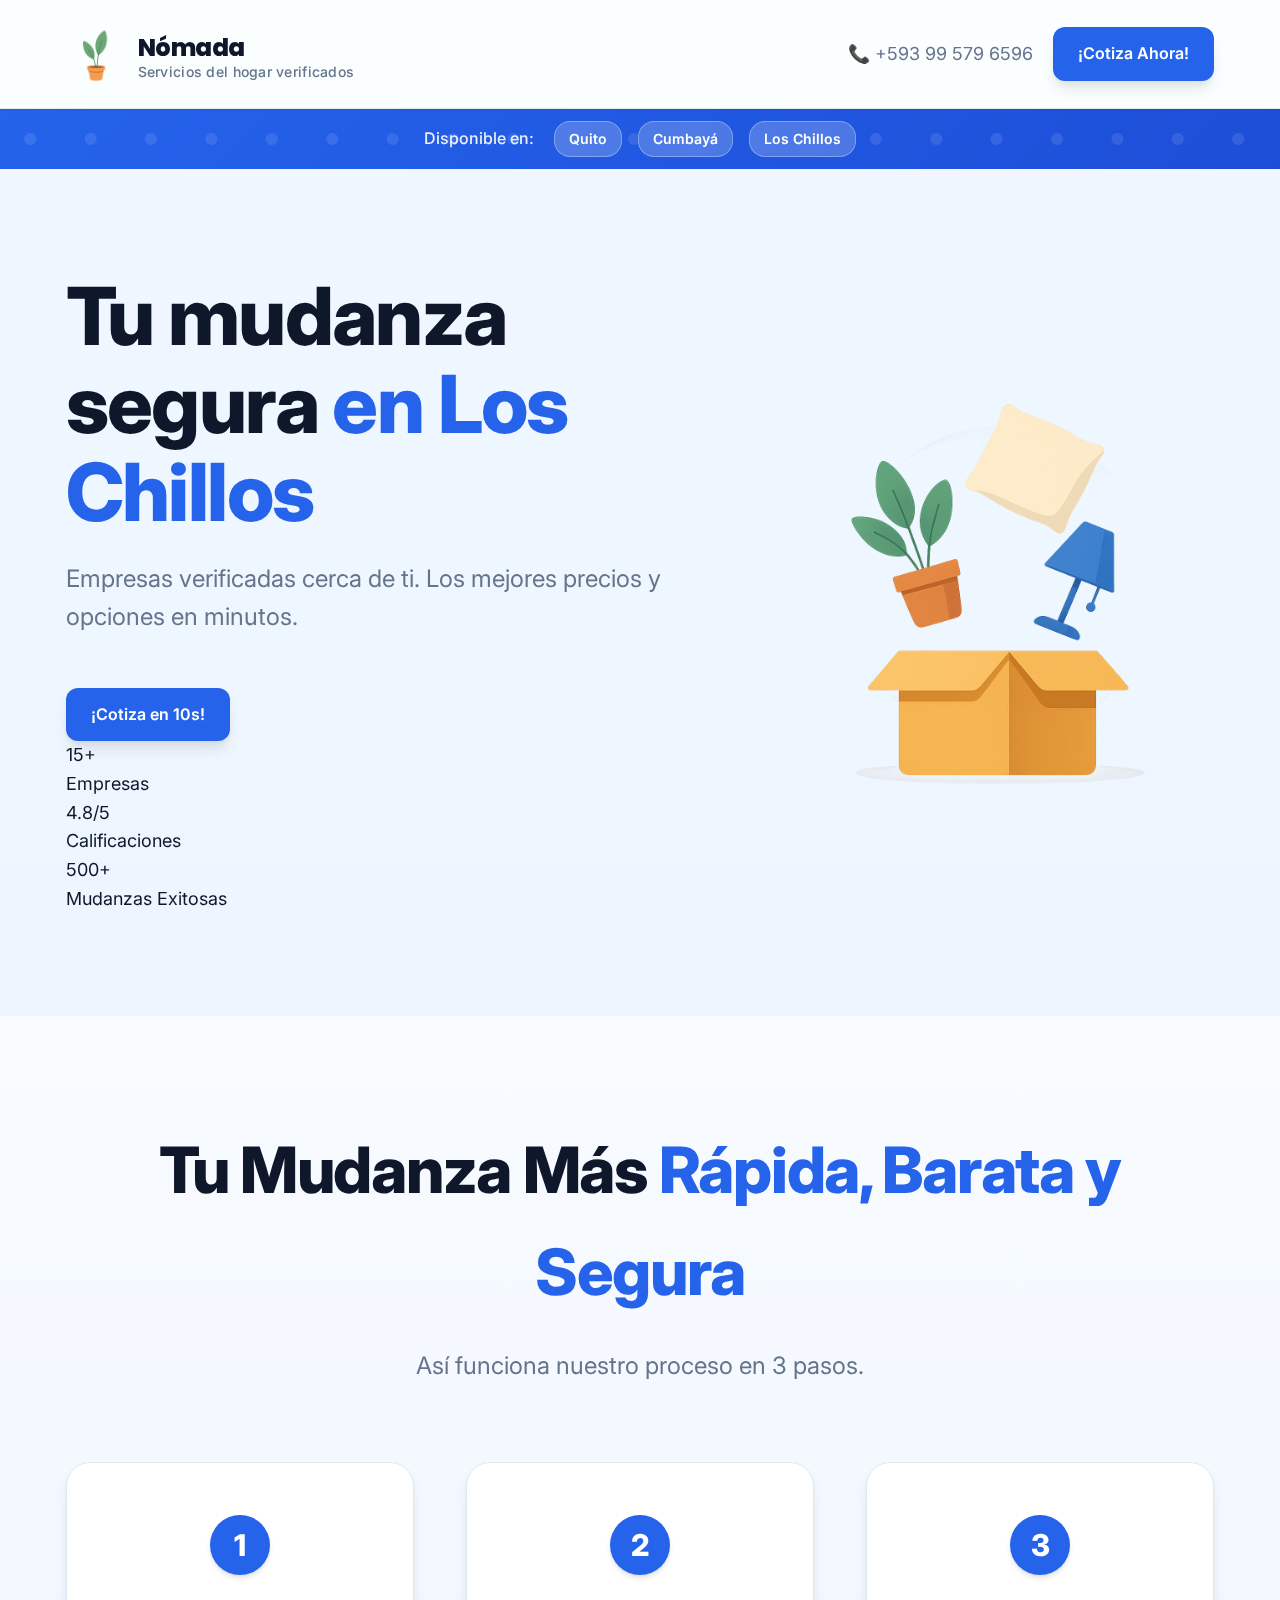
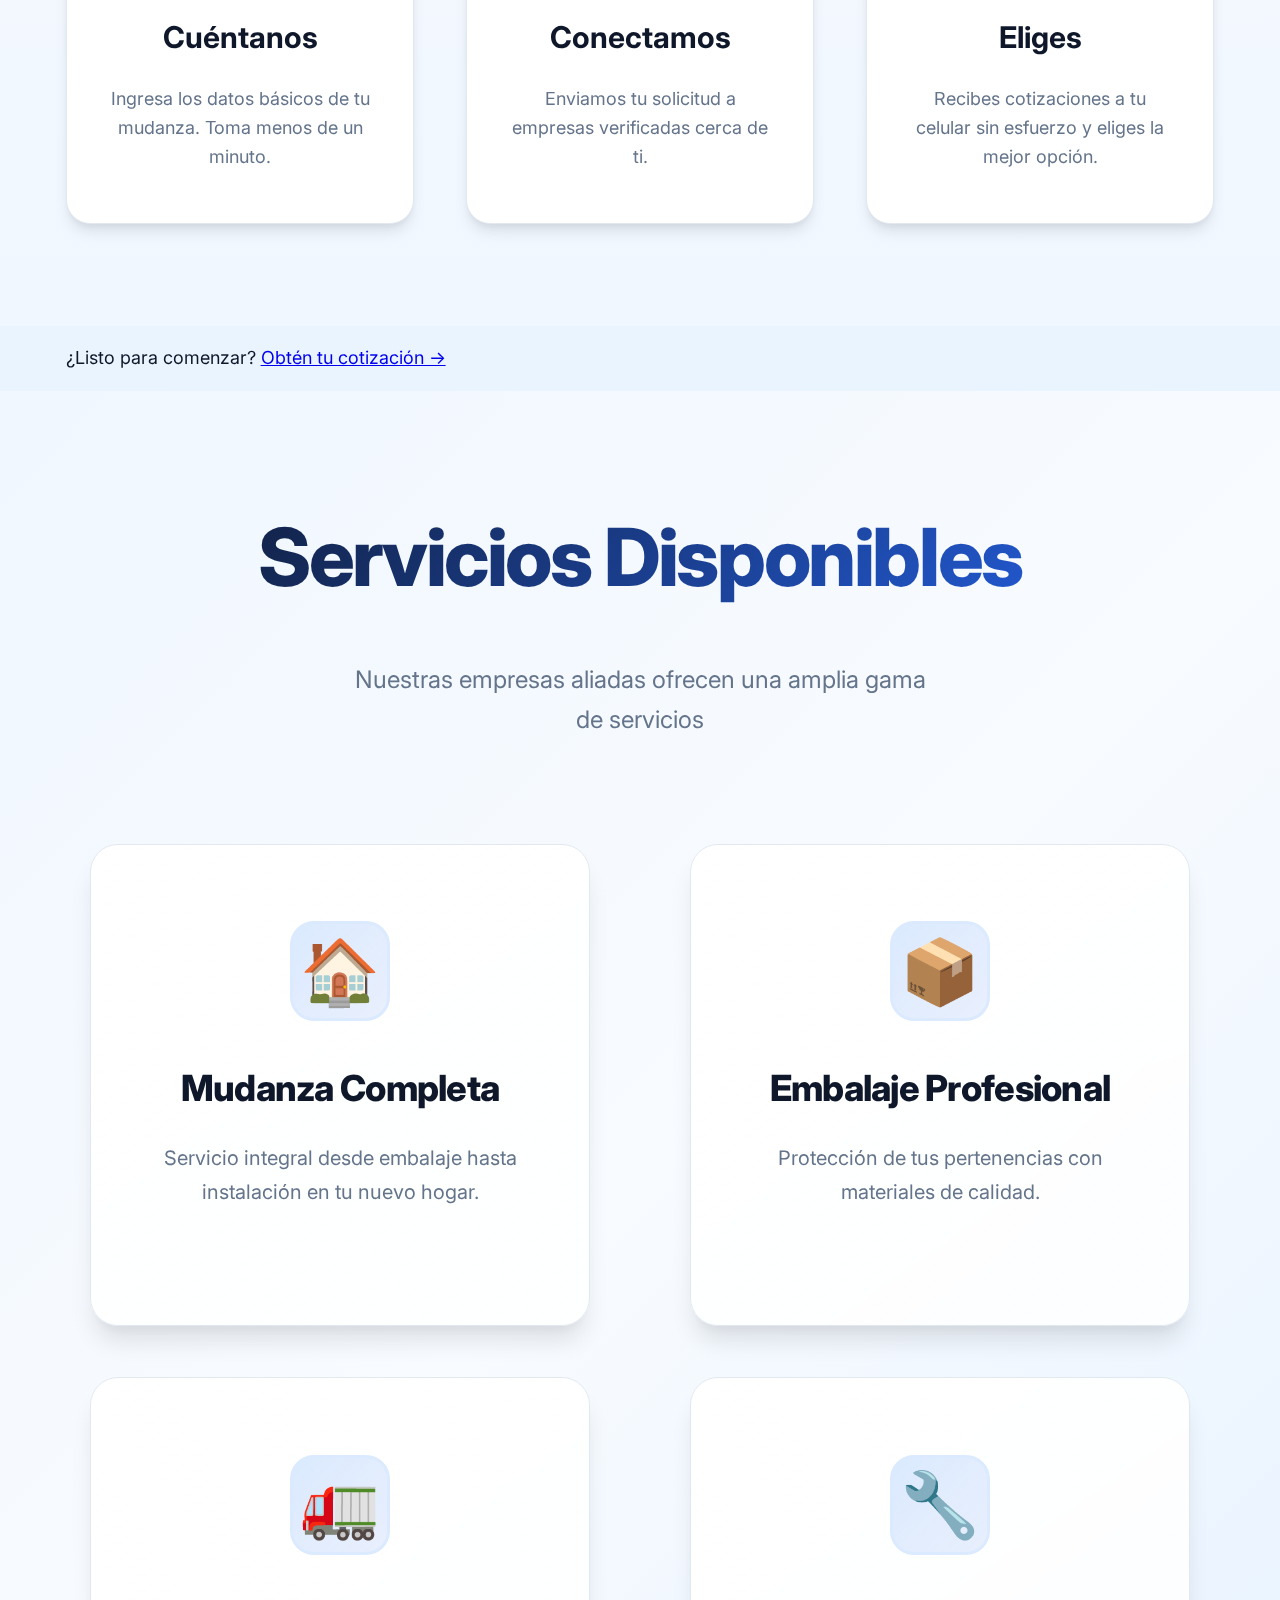
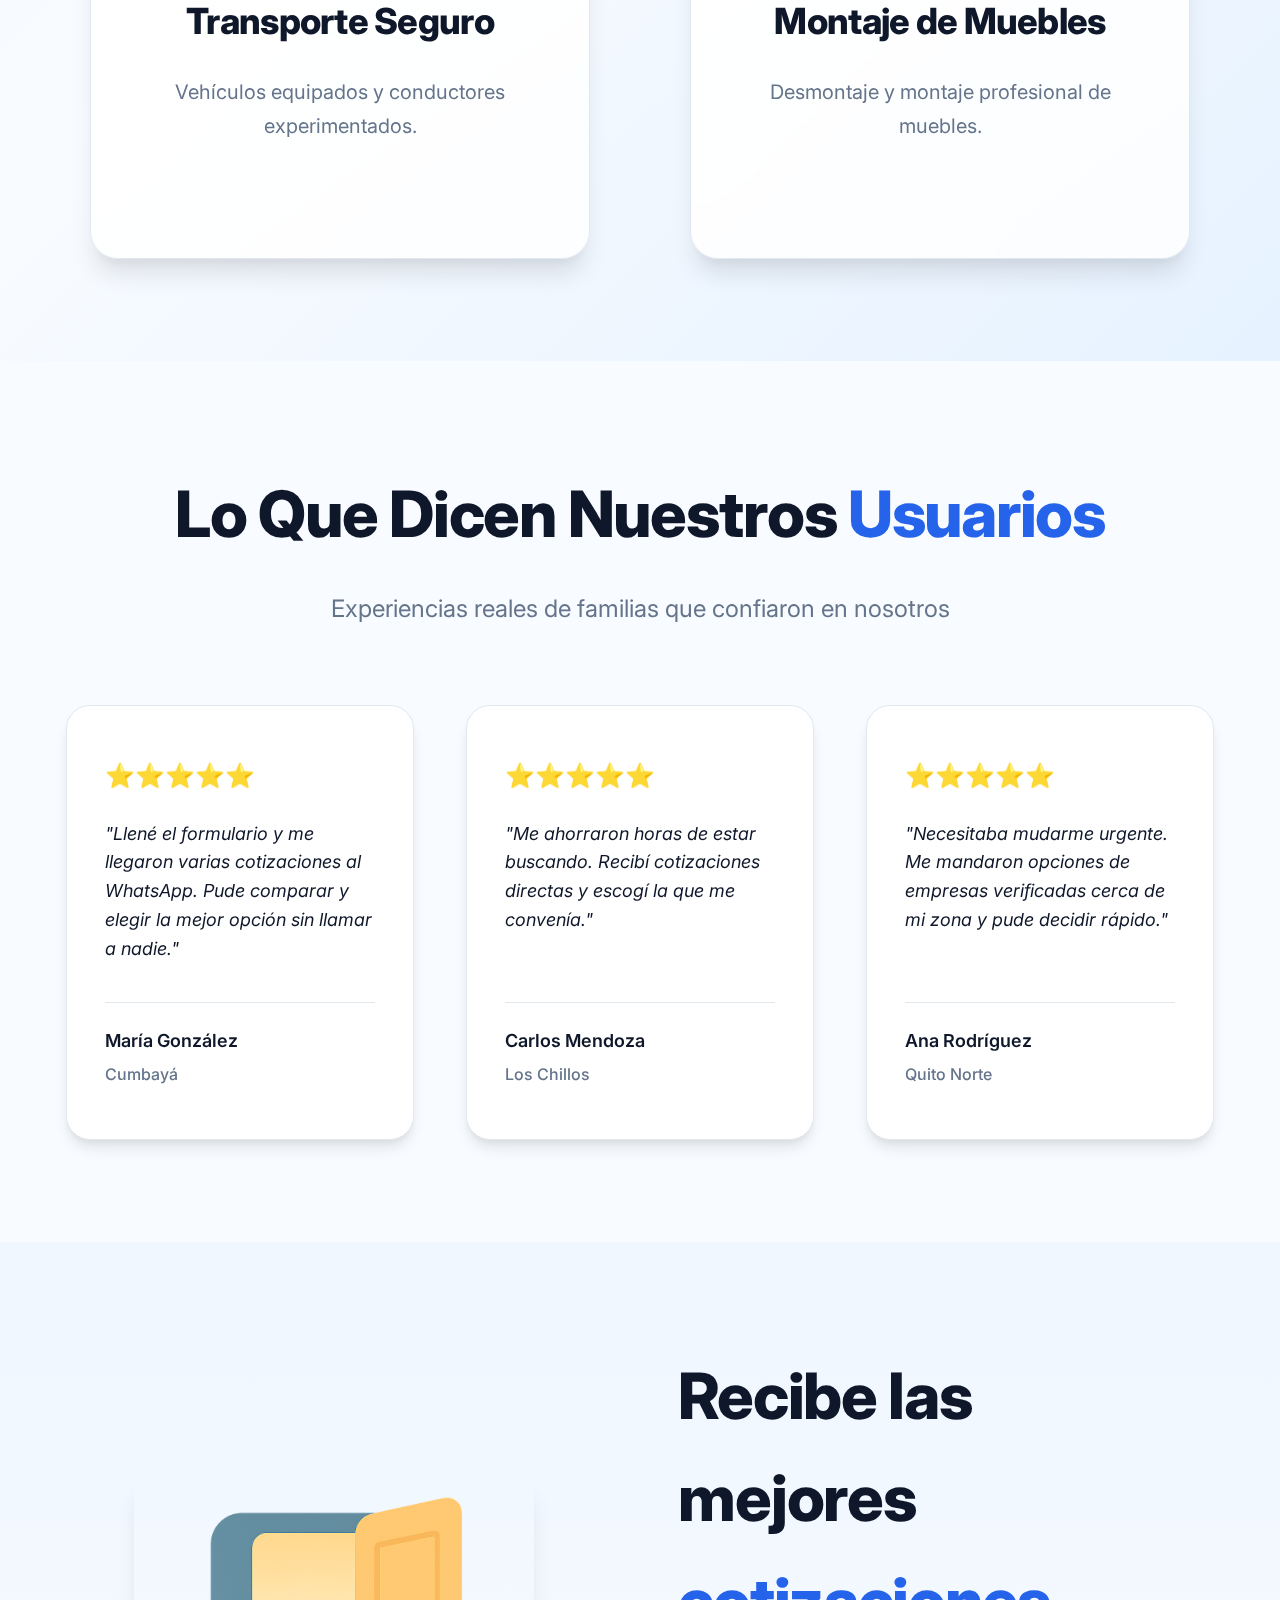
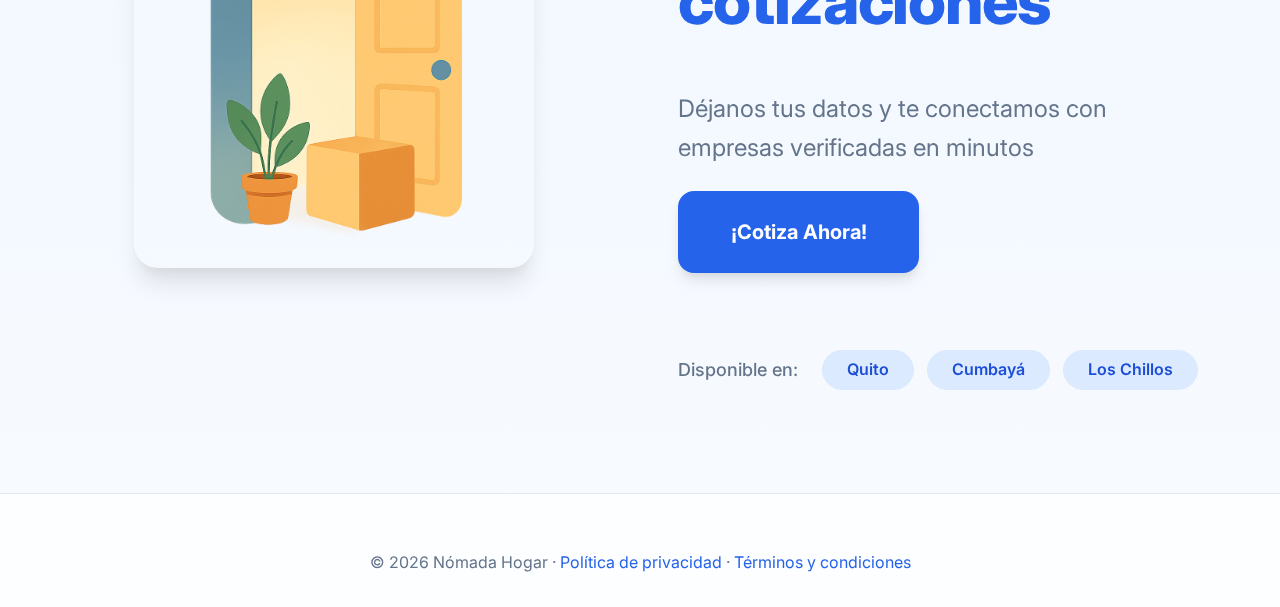
<file: los-chillos.html>
<!DOCTYPE html>
<html lang="es">
<head>
  <meta charset="utf-8" />
  <meta name="viewport" content="width=device-width, initial-scale=1, viewport-fit=cover, user-scalable=no" />
  <title>Mudanzas Los Chillos | Cotización Instantánea | Nómada Hogar</title>
  <meta name="description" content="Mudanzas profesionales en Los Chillos. Servicio completo de mudanza residencial y comercial en el Valle de Los Chillos. Personal capacitado, precios transparentes." />
  <meta name="keywords" content="mudanzas Los Chillos, mudanza Los Chillos, empresa mudanzas Los Chillos, servicio mudanzas Los Chillos, mudanza residencial Los Chillos, mudanza comercial Los Chillos, cotizar mudanza Los Chillos, precio mudanza Los Chillos, mudanzas Sangolquí, mudanzas Valle de Los Chillos" />
  <meta name="robots" content="index, follow" />
  <meta name="author" content="Nómada Hogar" />
  <meta name="geo.region" content="EC-P" />
  <meta name="geo.placename" content="Los Chillos, Ecuador" />
  <meta name="geo.position" content="-0.3000;-78.4500" />
  <meta name="ICBM" content="-0.3000, -78.4500" />
  <link rel="canonical" href="https://nomadamudanzas.com/los-chillos.html" />
  <link rel="icon" href="/favicon.ico">
  <link rel="apple-touch-icon" href="/favicon.ico">
  <link rel="preconnect" href="https://fonts.googleapis.com">
  <link rel="preconnect" href="https://fonts.gstatic.com" crossorigin>
  <link href="https://fonts.googleapis.com/css2?family=Inter:wght@400;500;600;700;800&family=Poppins:wght@400;500;600;700;800&display=swap" rel="stylesheet">
  <meta property="og:type" content="website">
  <meta property="og:title" content="Mudanzas Los Chillos | Nómada Hogar">
  <meta property="og:description" content="Mudanzas en Los Chillos. Cotización en línea, precios transparentes y servicio profesional.">
  <meta property="og:image" content="https://nomadamudanzas.com/assets/images/pillow.png">
  <meta name="twitter:card" content="summary_large_image">
  <link rel="stylesheet" href="styles.css" />
  <script defer src="script.js"></script>

  <!-- Google tag (gtag.js) -->
  <script async src="https://www.googletagmanager.com/gtag/js?id=AW-17717391663"></script>
  <script>
    window.dataLayer = window.dataLayer || [];
    function gtag(){dataLayer.push(arguments);}
    gtag('js', new Date());
    gtag('config', 'AW-17717391663');
  </script>

  <script type="application/ld+json">
  [
    {
      "@context": "https://schema.org",
      "@type": "WebSite",
      "name": "Nómada Hogar",
      "url": "https://nomadamudanzas.com",
      "image": "https://nomadamudanzas.com/assets/images/plantLogo.png",
      "description": "Empresa de mudanzas profesionales en Quito, Cumbayá y Los Chillos. Servicio completo de mudanza residencial y comercial."
    },
    {
      "@context": "https://schema.org",
      "@type": "MovingCompany",
      "name": "Nómada Hogar",
      "url": "https://nomadamudanzas.com/los-chillos.html",
      "telephone": "+593 99 579 6596",
      "description": "Empresa de mudanzas profesionales en Los Chillos, Ecuador. Servicio de mudanzas sin esfuerzo con personal capacitado y precios transparentes.",
      "address": {
        "@type": "PostalAddress",
        "addressLocality": "Los Chillos",
        "addressRegion": "Pichincha",
        "addressCountry": "EC"
      },
      "areaServed": [
        {
          "@type": "City",
          "name": "Los Chillos"
        }
      ],
      "serviceType": ["Mudanzas residenciales", "Mudanzas comerciales", "Embalaje", "Transporte seguro", "Montaje de muebles"],
      "image": "https://nomadamudanzas.com/assets/images/pillow.png",
      "priceRange": "$180 - $500",
      "openingHours": "Mo-Su 07:00-19:00",
      "paymentAccepted": ["Cash", "Credit Card", "Bank Transfer"],
      "currenciesAccepted": "USD"
    }
  ]
  </script>
</head>
<body>
  <header class="nav">
    <div class="container nav-inner">
      <a class="brand" href="index.html">
        <img src="assets/images/plantLogo.png" alt="Nómada - Servicios del hogar en un solo lugar" class="logo-img" />
        <div class="brand-text">
          <span class="brand-name">Nómada</span>
          <span class="brand-subtitle">Servicios del hogar verificados</span>
        </div>
      </a>
      <div class="nav-right">
        <a class="nav-phone" href="tel:+593995796596">📞 +593 99 579 6596</a>
            <a class="btn btn-primary" href="cotizador.html">
              <span class="btn-text-full">¡Cotiza Ahora!</span>
              <span class="btn-text-short">Cotizar</span>
            </a>
      </div>
    </div>
  </header>

  
  <!-- Location Banner -->
  <section class="location-banner">
    <div class="container">
      <div class="location-content">
        <div class="location-text">
          <span class="location-label">Disponible en:</span>
          <div class="cities">
            <a href="quito.html" class="city">Quito</a>
            <a href="cumbaya.html" class="city">Cumbayá</a>
            <a href="los-chillos.html" class="city">Los Chillos</a>
          </div>
        </div>
      </div>
    </div>
  </section>

  <main>
    <section class="hero">
      <div class="container hero-inner">
        <div class="hero-copy">
          <h1>Tu mudanza segura <span class="accent">en Los Chillos</span></h1>
          <p class="lead">Empresas verificadas cerca de ti. Los mejores precios y opciones en minutos.</p>
          <div class="cta">
            <a class="btn btn-primary" href="cotizador.html">¡Cotiza en 10s!</a>
          </div>
          
          <div class="hero-stats">
            <div class="stat-item">
              <div class="stat-number">15+</div>
              <div class="stat-label">Empresas</div>
            </div>
            <div class="stat-item">
              <div class="stat-number">4.8/5</div>
              <div class="stat-label">Calificaciones</div>
            </div>
            <div class="stat-item">
              <div class="stat-number">500+</div>
              <div class="stat-label">Mudanzas Exitosas</div>
            </div>
          </div>
        </div>

        <div class="hero-visual card">
          <img src="assets/images/pillow.png" alt="Servicio de mudanzas profesionales en Quito, Guayaquil, Cuenca - Nómada Mudanzas" class="truck-hero" />
        </div>
      </div>
    </section>
    <section class="steps">
      <div class="container steps-inner">
        <div class="steps-header">
          <h2>Tu Mudanza Más <span class="accent">Rápida, Barata y Segura</span></h2>
          <p class="lead">Así funciona nuestro proceso en 3 pasos.</p>
        </div>
    
        <div class="steps-grid">
    
          <div class="step-card">
            <div class="step-number">1</div>
            <h3>Cuéntanos</h3>
            <p>Ingresa los datos básicos de tu mudanza. Toma menos de un minuto.</p>
          </div>
    
          <div class="step-card">
            <div class="step-number">2</div>
            <h3>Conectamos</h3>
            <p>Enviamos tu solicitud a empresas verificadas cerca de ti.</p>
          </div>
    
          
          <div class="step-card">
            <div class="step-number">3</div>
            <h3>Eliges</h3>
            <p>Recibes cotizaciones a tu celular sin esfuerzo y eliges la mejor opción.</p>
          </div>
    
        </div>
      </div>
    </section>

    <!-- CTA After Steps -->
    <section class="cta-section">
      <div class="container">
        <div class="cta-card">
          <p>¿Listo para comenzar? <a href="cotizador.html" class="cta-link">Obtén tu cotización →</a></p>
        </div>
      </div>
    </section>

    <!-- Services Section -->
    <section class="services">
      <div class="container services-inner">
        <div class="services-header">
          <h2>Servicios <span class="accent">Disponibles</span></h2>
          <p class="lead">Nuestras empresas aliadas ofrecen una amplia gama de servicios</p>
        </div>
        <div class="services-grid">
          <div class="service-card">
            <div class="service-icon">🏠</div>
            <h3>Mudanza Completa</h3>
            <p class="service-description">Servicio integral desde embalaje hasta instalación en tu nuevo hogar.</p>
          </div>
          
          <div class="service-card">
            <div class="service-icon">📦</div>
            <h3>Embalaje Profesional</h3>
            <p class="service-description">Protección de tus pertenencias con materiales de calidad.</p>
          </div>
          
          <div class="service-card">
            <div class="service-icon">🚛</div>
            <h3>Transporte Seguro</h3>
            <p class="service-description">Vehículos equipados y conductores experimentados.</p>
          </div>
          
          <div class="service-card">
            <div class="service-icon">🔧</div>
            <h3>Montaje de Muebles</h3>
            <p class="service-description">Desmontaje y montaje profesional de muebles.</p>
          </div>
        </div>
      </div>
    </section>

    <!-- Customer Reviews Section -->
    <section class="reviews">
      
      <div class="container reviews-inner">
        <div class="reviews-header">
          <h2>Lo Que Dicen Nuestros <span class="accent">Usuarios</span></h2>
          <p class="lead">Experiencias reales de familias que confiaron en nosotros</p>
        </div>
        <div class="reviews-grid">
          <div class="review-card">
            <div class="review-content">
              <div class="stars">⭐⭐⭐⭐⭐</div>
              <p class="review-text">"Llené el formulario y me llegaron varias cotizaciones al WhatsApp. Pude comparar y elegir la mejor opción sin llamar a nadie."</p>
            </div>
            <div class="review-author">
              <div class="author-info">
                <span class="author-name">María González</span>
                <span class="author-location">Cumbayá</span>
              </div>
            </div>
          </div>
          
          <div class="review-card">
            <div class="review-content">
              <div class="stars">⭐⭐⭐⭐⭐</div>
              <p class="review-text">"Me ahorraron horas de estar buscando. Recibí cotizaciones directas y escogí la que me convenía."</p>
            </div>
            <div class="review-author">
              <div class="author-info">
                <span class="author-name">Carlos Mendoza</span>
                <span class="author-location">Los Chillos</span>
              </div>
            </div>
          </div>
          
          <div class="review-card">
            <div class="review-content">
              <div class="stars">⭐⭐⭐⭐⭐</div>
              <p class="review-text">"Necesitaba mudarme urgente. Me mandaron opciones de empresas verificadas cerca de mi zona y pude decidir rápido."</p>
            </div>
            <div class="review-author">
              <div class="author-info">
                <span class="author-name">Ana Rodríguez</span>
                <span class="author-location">Quito Norte</span>
              </div>
            </div>
          </div>
        </div>
      </div>
    </section>

    <section id="cotizar" class="contact">
      <div class="container">
        <div class="contact-content">
          <div class="contact-visual">
            <img src="assets/images/house.png" alt="Mudanzas en Quito, Guayaquil, Cuenca - Casa nueva para mudanza profesional" class="house-image" />
          </div>
          <div class="contact-text">
            <h2>Recibe las mejores <span class="accent">cotizaciones</span></h2>
            <p class="contact-subtitle">Déjanos tus datos y te conectamos con empresas verificadas en minutos</p>
            
            <div class="contact-actions">
              <a class="btn btn-primary" href="cotizador.html">¡Cotiza Ahora!</a>
            </div>
            
            
            <div class="service-areas">
              <span class="areas-label">Disponible en:</span>
              <div class="cities-list">
                <span class="city-tag">Quito</span>
                <span class="city-tag">Cumbayá</span>
                <span class="city-tag">Los Chillos</span>
              </div>
            </div>
          </div>
        </div>
      </div>
    </section>
  </main>

  <footer class="footer">
    <div class="container footer-inner">
      <div class="footer-content">
        <div class="footer-copyright">
          <p>© <span id="year"></span> Nómada Hogar · <a href="politica-privacidad.html">Política de privacidad</a> · <a href="terminos-condiciones.html">Términos y condiciones</a></p>
        </div>
      </div>
    </div>
  </footer>

  <script>
    document.getElementById('year').textContent = new Date().getFullYear();
  </script>
</body>
</html>
</file>
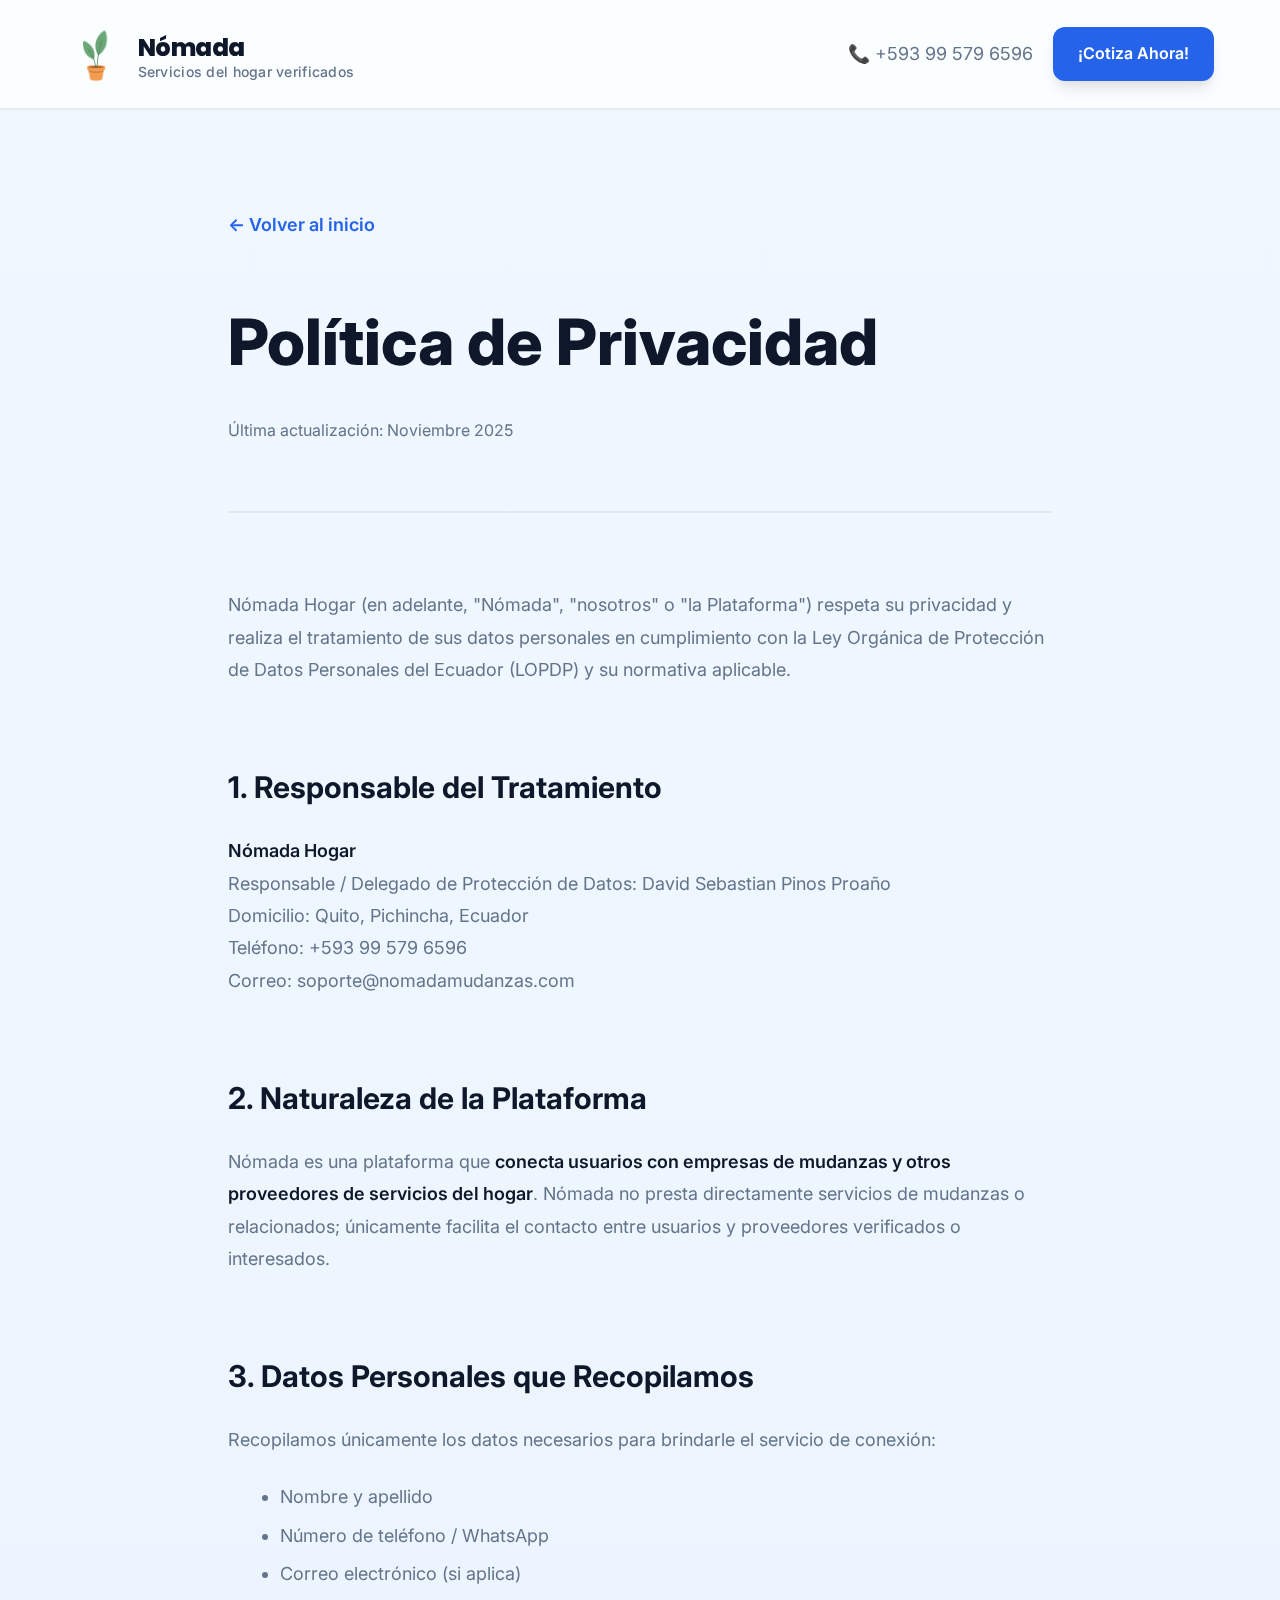
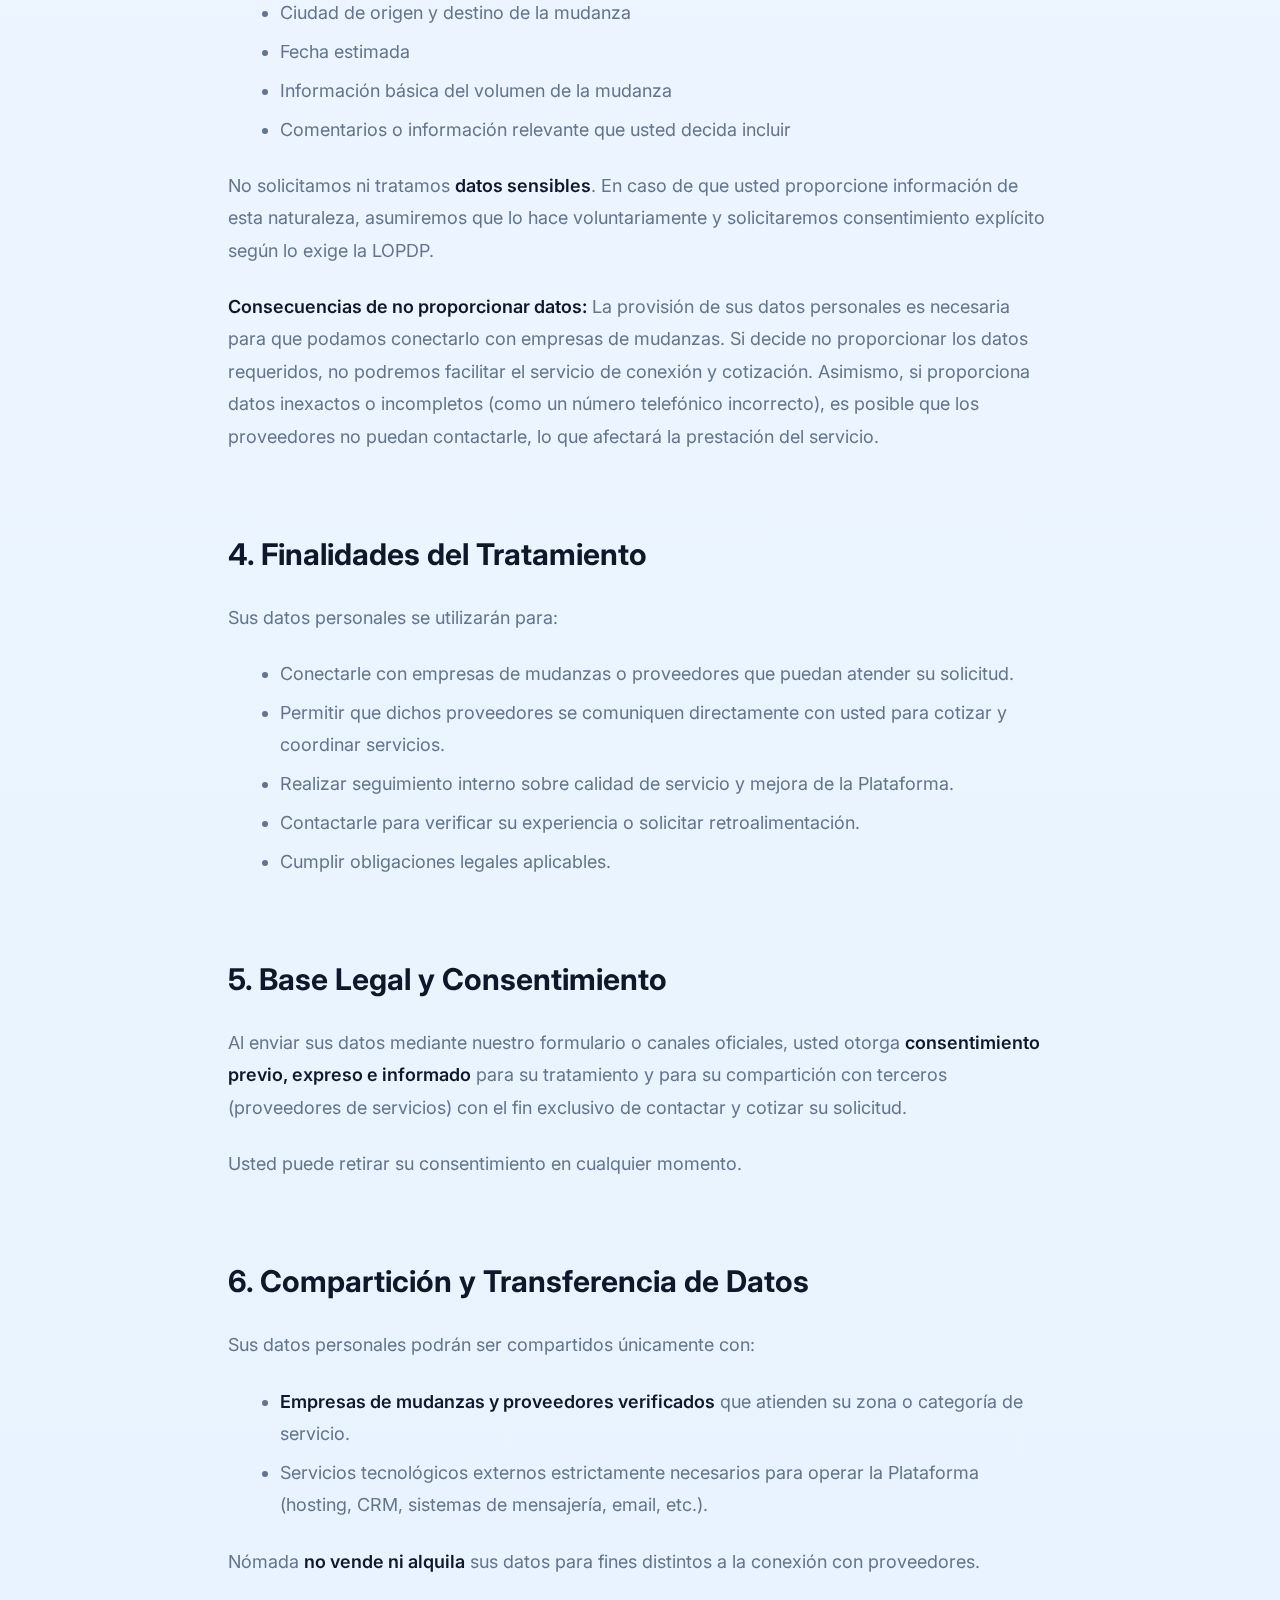
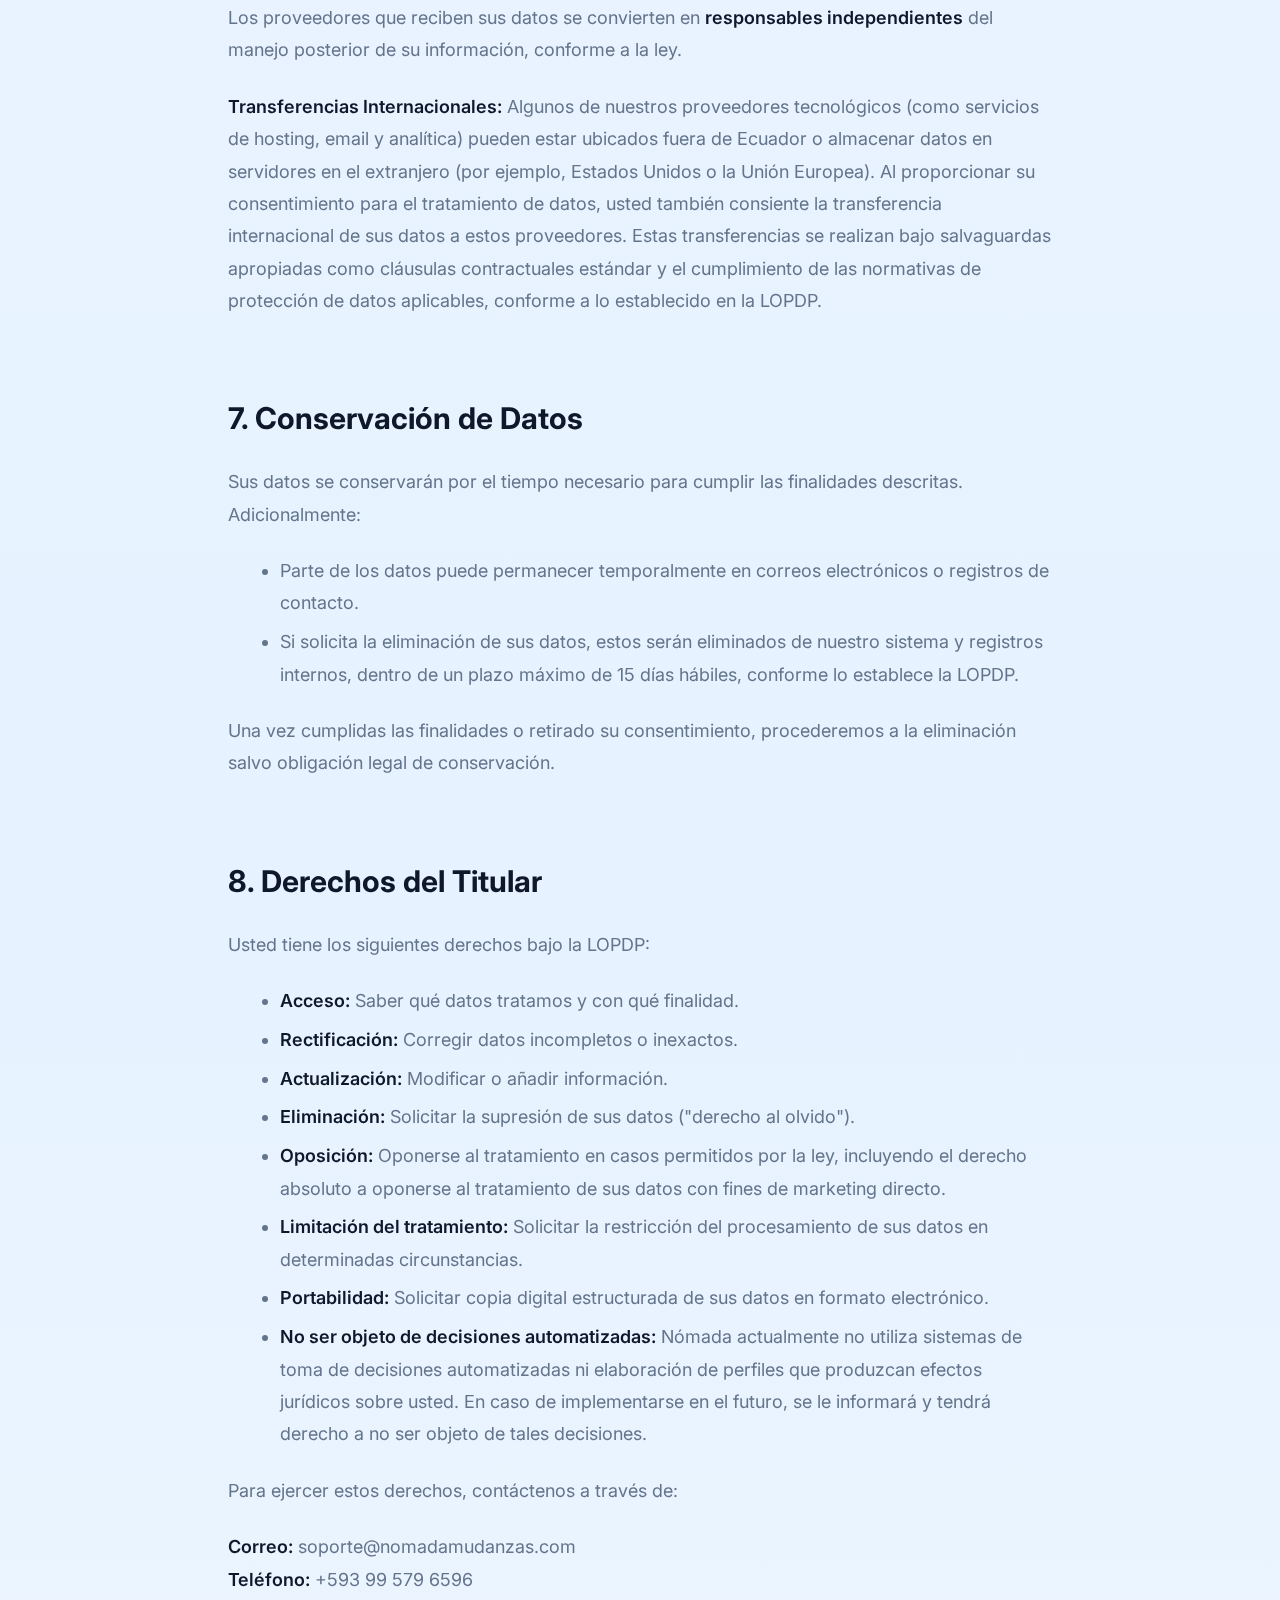
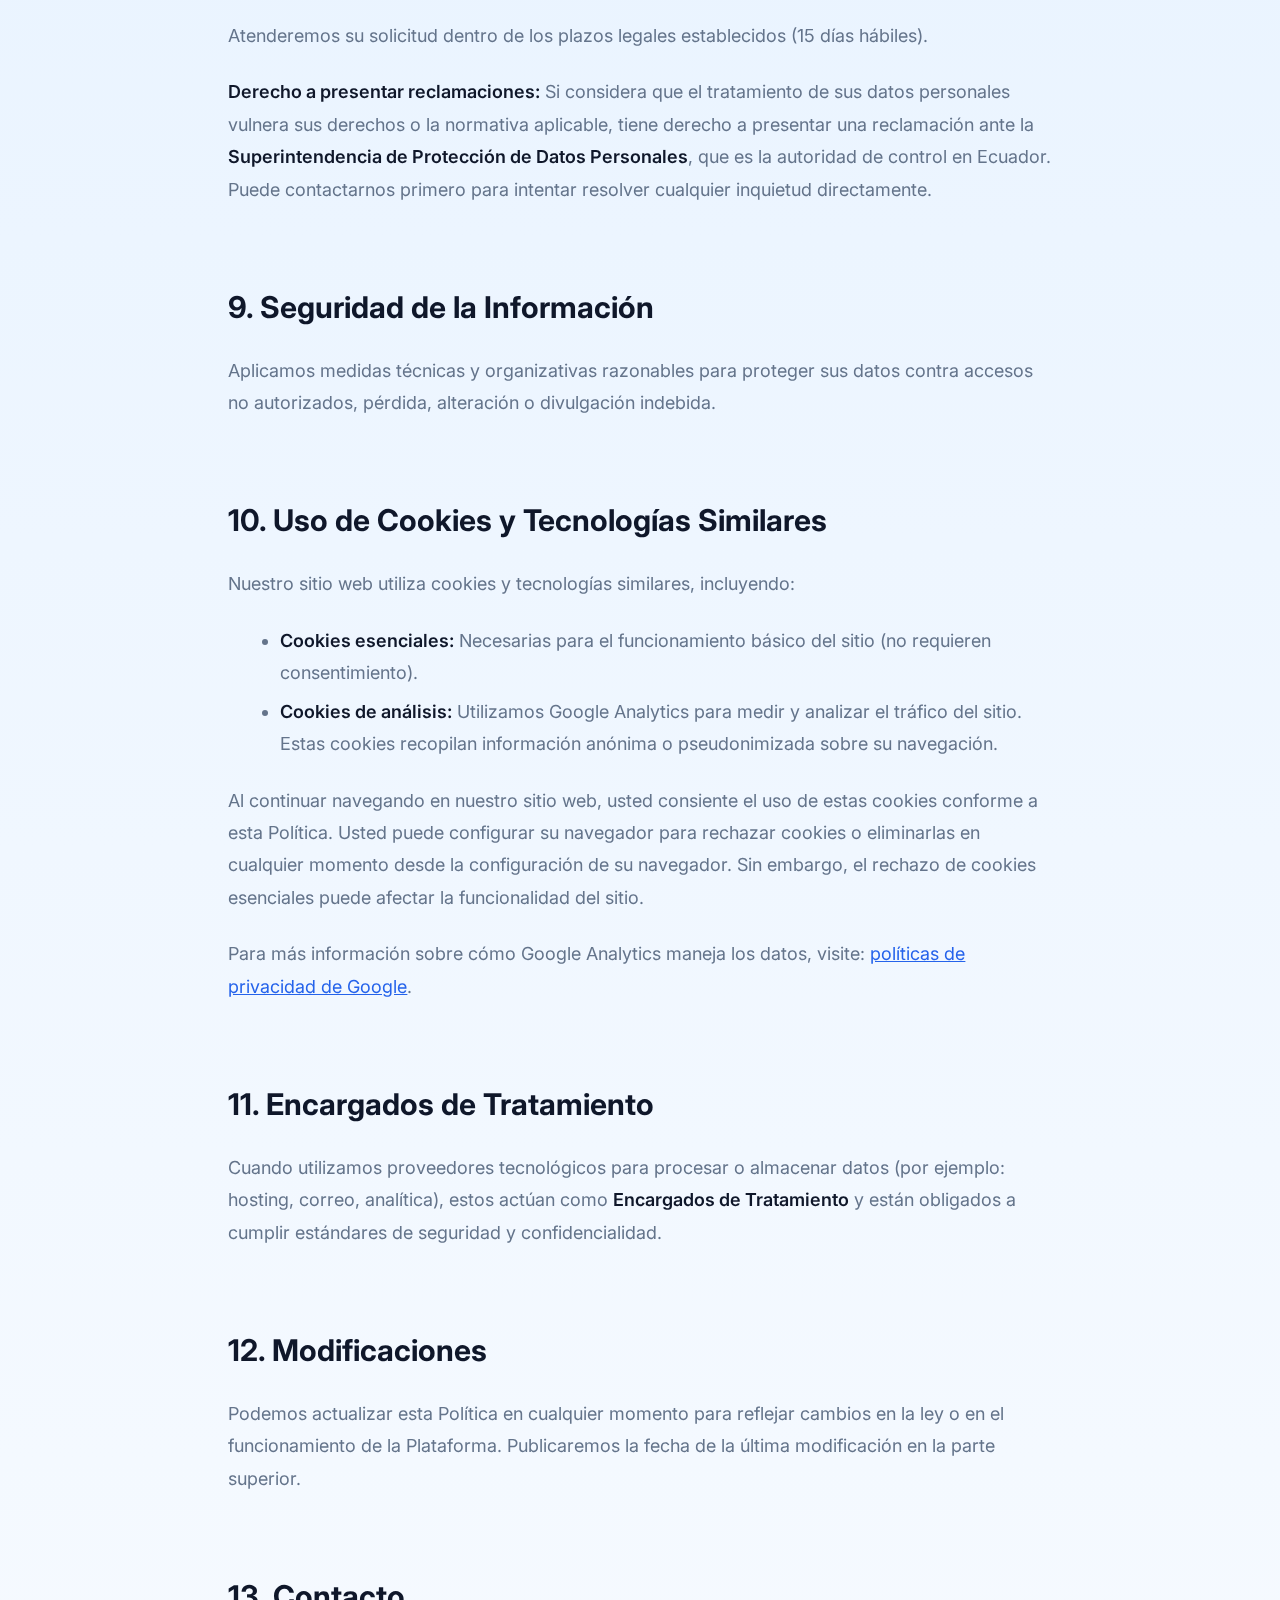
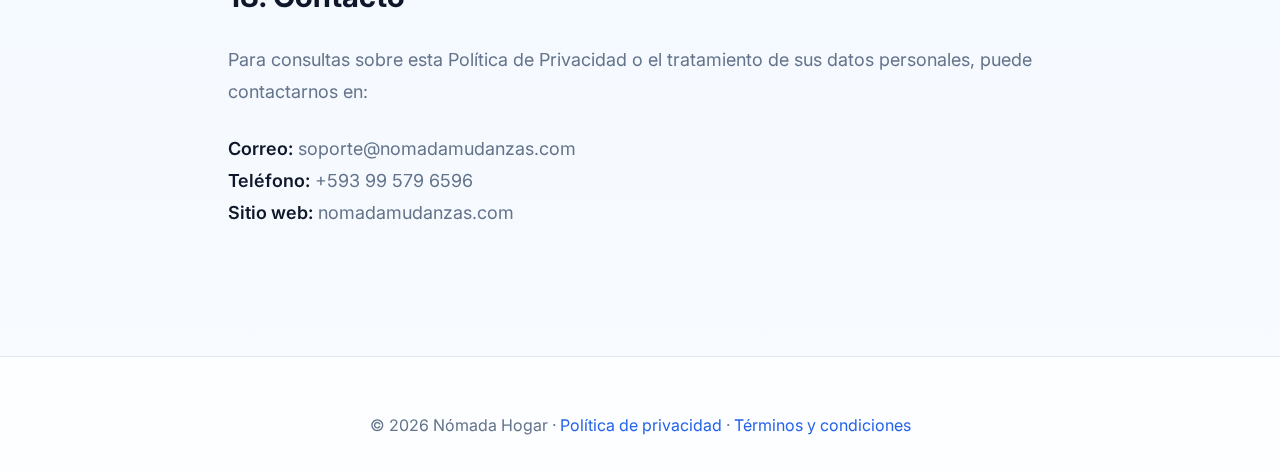
<file: politica-privacidad.html>
<!DOCTYPE html>
<html lang="es">
<head>
  <meta charset="utf-8" />
  <meta name="viewport" content="width=device-width, initial-scale=1, viewport-fit=cover, user-scalable=no" />
  <title>Política de Privacidad | Nómada Hogar</title>
  <meta name="description" content="Política de privacidad y protección de datos personales de Nómada Hogar." />
  <meta name="robots" content="noindex, follow" />
  <link rel="icon" href="/favicon.ico">
  <link rel="preconnect" href="https://fonts.googleapis.com">
  <link rel="preconnect" href="https://fonts.gstatic.com" crossorigin>
  <link href="https://fonts.googleapis.com/css2?family=Inter:wght@400;500;600;700;800&family=Poppins:wght@400;500;600;700;800&display=swap" rel="stylesheet">
  <link rel="stylesheet" href="styles.css" />
  
  <style>
    .legal-container {
      max-width: 900px;
      margin: 0 auto;
      padding: var(--space-3xl) var(--space-lg);
    }
    
    .legal-header {
      margin-bottom: var(--space-2xl);
      padding-bottom: var(--space-xl);
      border-bottom: 2px solid var(--ring);
    }
    
    .legal-header h1 {
      font-size: var(--font-5xl);
      margin: 0 0 var(--space-md);
      font-weight: 800;
      color: var(--ink);
    }
    
    .legal-header .last-updated {
      font-size: var(--font-sm);
      color: var(--muted);
    }
    
    .legal-content h2 {
      font-size: var(--font-2xl);
      font-weight: 700;
      color: var(--ink);
      margin-top: var(--space-2xl);
      margin-bottom: var(--space-md);
    }
    
    .legal-content p {
      font-size: var(--font-base);
      line-height: 1.8;
      color: var(--muted);
      margin-bottom: var(--space-md);
    }
    
    .legal-content ul {
      margin: var(--space-md) 0;
      padding-left: var(--space-xl);
    }
    
    .legal-content li {
      font-size: var(--font-base);
      line-height: 1.8;
      color: var(--muted);
      margin-bottom: var(--space-xs);
    }
    
    .legal-content strong {
      color: var(--ink);
      font-weight: 600;
    }
    
    .back-link {
      display: inline-flex;
      align-items: center;
      gap: var(--space-xs);
      color: var(--brand);
      text-decoration: none;
      font-weight: 600;
      margin-bottom: var(--space-xl);
      transition: color 0.2s ease;
    }
    
    .back-link:hover {
      color: var(--brand-ink);
    }
    
    @media (max-width: 768px) {
      .legal-container {
        padding: var(--space-2xl) var(--space-md);
      }
      
      .legal-header h1 {
        font-size: var(--font-3xl);
      }
      
      .legal-content h2 {
        font-size: var(--font-xl);
      }
    }
  </style>
</head>
<body>
  <header class="nav">
    <div class="container nav-inner">
      <a class="brand" href="index.html">
        <img src="assets/images/plantLogo.png" alt="Nómada - Servicios del hogar en un solo lugar" class="logo-img" />
        <div class="brand-text">
          <span class="brand-name">Nómada</span>
          <span class="brand-subtitle">Servicios del hogar verificados</span>
        </div>
      </a>
      <div class="nav-right">
        <a class="nav-phone" href="tel:+593995796596">📞 +593 99 579 6596</a>
        <a class="btn btn-primary" href="cotizador.html">
          <span class="btn-text-full">¡Cotiza Ahora!</span>
          <span class="btn-text-short">Cotizar</span>
        </a>
      </div>
    </div>
  </header>

  <main>
    <div class="legal-container">
      <a href="index.html" class="back-link">← Volver al inicio</a>
      
      <div class="legal-header">
        <h1>Política de Privacidad</h1>
        <p class="last-updated">Última actualización: Noviembre 2025</p>
      </div>

      <div class="legal-content">
        <p>Nómada Hogar (en adelante, "Nómada", "nosotros" o "la Plataforma") respeta su privacidad y realiza el tratamiento de sus datos personales en cumplimiento con la Ley Orgánica de Protección de Datos Personales del Ecuador (LOPDP) y su normativa aplicable.</p>

        <h2>1. Responsable del Tratamiento</h2>
        <p><strong>Nómada Hogar</strong><br>
        Responsable / Delegado de Protección de Datos: David Sebastian Pinos Proaño<br>
        Domicilio: Quito, Pichincha, Ecuador<br>
        Teléfono: +593 99 579 6596<br>
        Correo: soporte@nomadamudanzas.com</p>

        <h2>2. Naturaleza de la Plataforma</h2>
        <p>Nómada es una plataforma que <strong>conecta usuarios con empresas de mudanzas y otros proveedores de servicios del hogar</strong>. Nómada no presta directamente servicios de mudanzas o relacionados; únicamente facilita el contacto entre usuarios y proveedores verificados o interesados.</p>

        <h2>3. Datos Personales que Recopilamos</h2>
        <p>Recopilamos únicamente los datos necesarios para brindarle el servicio de conexión:</p>
        <ul>
          <li>Nombre y apellido</li>
          <li>Número de teléfono / WhatsApp</li>
          <li>Correo electrónico (si aplica)</li>
          <li>Ciudad de origen y destino de la mudanza</li>
          <li>Fecha estimada</li>
          <li>Información básica del volumen de la mudanza</li>
          
          <li>Comentarios o información relevante que usted decida incluir</li>
        </ul>
        <p>No solicitamos ni tratamos <strong>datos sensibles</strong>. En caso de que usted proporcione información de esta naturaleza, asumiremos que lo hace voluntariamente y solicitaremos consentimiento explícito según lo exige la LOPDP.</p>
        
        <p><strong>Consecuencias de no proporcionar datos:</strong> La provisión de sus datos personales es necesaria para que podamos conectarlo con empresas de mudanzas. Si decide no proporcionar los datos requeridos, no podremos facilitar el servicio de conexión y cotización. Asimismo, si proporciona datos inexactos o incompletos (como un número telefónico incorrecto), es posible que los proveedores no puedan contactarle, lo que afectará la prestación del servicio.</p>

        <h2>4. Finalidades del Tratamiento</h2>
        <p>Sus datos personales se utilizarán para:</p>
        <ul>
          <li>Conectarle con empresas de mudanzas o proveedores que puedan atender su solicitud.</li>
          <li>Permitir que dichos proveedores se comuniquen directamente con usted para cotizar y coordinar servicios.</li>
          <li>Realizar seguimiento interno sobre calidad de servicio y mejora de la Plataforma.</li>
          <li>Contactarle para verificar su experiencia o solicitar retroalimentación.</li>
          <li>Cumplir obligaciones legales aplicables.</li>
        </ul>

        <h2>5. Base Legal y Consentimiento</h2>
        <p>Al enviar sus datos mediante nuestro formulario o canales oficiales, usted otorga <strong>consentimiento previo, expreso e informado</strong> para su tratamiento y para su compartición con terceros (proveedores de servicios) con el fin exclusivo de contactar y cotizar su solicitud.</p>
        <p>Usted puede retirar su consentimiento en cualquier momento.</p>

        <h2>6. Compartición y Transferencia de Datos</h2>
        <p>Sus datos personales podrán ser compartidos únicamente con:</p>
        <ul>
          <li><strong>Empresas de mudanzas y proveedores verificados</strong> que atienden su zona o categoría de servicio.</li>
          <li>Servicios tecnológicos externos estrictamente necesarios para operar la Plataforma (hosting, CRM, sistemas de mensajería, email, etc.).</li>
        </ul>
        <p>Nómada <strong>no vende ni alquila</strong> sus datos para fines distintos a la conexión con proveedores.</p>
        <p>Los proveedores que reciben sus datos se convierten en <strong>responsables independientes</strong> del manejo posterior de su información, conforme a la ley.</p>
        
        <p><strong>Transferencias Internacionales:</strong> Algunos de nuestros proveedores tecnológicos (como servicios de hosting, email y analítica) pueden estar ubicados fuera de Ecuador o almacenar datos en servidores en el extranjero (por ejemplo, Estados Unidos o la Unión Europea). Al proporcionar su consentimiento para el tratamiento de datos, usted también consiente la transferencia internacional de sus datos a estos proveedores. Estas transferencias se realizan bajo salvaguardas apropiadas como cláusulas contractuales estándar y el cumplimiento de las normativas de protección de datos aplicables, conforme a lo establecido en la LOPDP.</p>

        <h2>7. Conservación de Datos</h2>
        <p>Sus datos se conservarán por el tiempo necesario para cumplir las finalidades descritas. Adicionalmente:</p>
        <ul>
          <li>Parte de los datos puede permanecer temporalmente en correos electrónicos o registros de contacto.</li>
          <li>Si solicita la eliminación de sus datos, estos serán eliminados de nuestro sistema y registros internos, dentro de un plazo máximo de 15 días hábiles, conforme lo establece la LOPDP.</li>
        </ul>
        <p>Una vez cumplidas las finalidades o retirado su consentimiento, procederemos a la eliminación salvo obligación legal de conservación.</p>

        <h2>8. Derechos del Titular</h2>
        <p>Usted tiene los siguientes derechos bajo la LOPDP:</p>
        <ul>
          <li><strong>Acceso:</strong> Saber qué datos tratamos y con qué finalidad.</li>
          <li><strong>Rectificación:</strong> Corregir datos incompletos o inexactos.</li>
          <li><strong>Actualización:</strong> Modificar o añadir información.</li>
          <li><strong>Eliminación:</strong> Solicitar la supresión de sus datos ("derecho al olvido").</li>
          <li><strong>Oposición:</strong> Oponerse al tratamiento en casos permitidos por la ley, incluyendo el derecho absoluto a oponerse al tratamiento de sus datos con fines de marketing directo.</li>
          <li><strong>Limitación del tratamiento:</strong> Solicitar la restricción del procesamiento de sus datos en determinadas circunstancias.</li>
          <li><strong>Portabilidad:</strong> Solicitar copia digital estructurada de sus datos en formato electrónico.</li>
          <li><strong>No ser objeto de decisiones automatizadas:</strong> Nómada actualmente no utiliza sistemas de toma de decisiones automatizadas ni elaboración de perfiles que produzcan efectos jurídicos sobre usted. En caso de implementarse en el futuro, se le informará y tendrá derecho a no ser objeto de tales decisiones.</li>
        </ul>
        <p>Para ejercer estos derechos, contáctenos a través de:</p>
        <p><strong>Correo:</strong> soporte@nomadamudanzas.com<br>
           <strong>Teléfono:</strong> +593 99 579 6596
        </p>
        <p>Atenderemos su solicitud dentro de los plazos legales establecidos (15 días hábiles).</p>
        
        <p><strong>Derecho a presentar reclamaciones:</strong> Si considera que el tratamiento de sus datos personales vulnera sus derechos o la normativa aplicable, tiene derecho a presentar una reclamación ante la <strong>Superintendencia de Protección de Datos Personales</strong>, que es la autoridad de control en Ecuador. Puede contactarnos primero para intentar resolver cualquier inquietud directamente.</p>

        <h2>9. Seguridad de la Información</h2>
        <p>Aplicamos medidas técnicas y organizativas razonables para proteger sus datos contra accesos no autorizados, pérdida, alteración o divulgación indebida.</p>

        <h2>10. Uso de Cookies y Tecnologías Similares</h2>
        <p>Nuestro sitio web utiliza cookies y tecnologías similares, incluyendo:</p>
        <ul>
          <li><strong>Cookies esenciales:</strong> Necesarias para el funcionamiento básico del sitio (no requieren consentimiento).</li>
          <li><strong>Cookies de análisis:</strong> Utilizamos Google Analytics para medir y analizar el tráfico del sitio. Estas cookies recopilan información anónima o pseudonimizada sobre su navegación.</li>
        </ul>
        <p>Al continuar navegando en nuestro sitio web, usted consiente el uso de estas cookies conforme a esta Política. Usted puede configurar su navegador para rechazar cookies o eliminarlas en cualquier momento desde la configuración de su navegador. Sin embargo, el rechazo de cookies esenciales puede afectar la funcionalidad del sitio.</p>
        <p>Para más información sobre cómo Google Analytics maneja los datos, visite: <a href="https://policies.google.com/privacy" target="_blank" style="color: var(--brand);">políticas de privacidad de Google</a>.</p>

        <h2>11. Encargados de Tratamiento</h2>
        <p>Cuando utilizamos proveedores tecnológicos para procesar o almacenar datos (por ejemplo: hosting, correo, analítica), estos actúan como <strong>Encargados de Tratamiento</strong> y están obligados a cumplir estándares de seguridad y confidencialidad.</p>

        <h2>12. Modificaciones</h2>
        <p>Podemos actualizar esta Política en cualquier momento para reflejar cambios en la ley o en el funcionamiento de la Plataforma. Publicaremos la fecha de la última modificación en la parte superior.</p>

        <h2>13. Contacto</h2>
        <p>Para consultas sobre esta Política de Privacidad o el tratamiento de sus datos personales, puede contactarnos en:</p>
        <p><strong>Correo:</strong> soporte@nomadamudanzas.com<br>
           <strong>Teléfono:</strong> +593 99 579 6596<br>
           <strong>Sitio web:</strong> nomadamudanzas.com
        </p>
        
      </div>
    </div>
  </main>

  <footer class="footer">
    <div class="container footer-inner">
      <div class="footer-content">
        <div class="footer-copyright">
          <p>© <span id="year"></span> Nómada Hogar · <a href="politica-privacidad.html">Política de privacidad</a> · <a href="terminos-condiciones.html">Términos y condiciones</a></p>
        </div>
      </div>
    </div>
  </footer>

  <script>
    document.getElementById('year').textContent = new Date().getFullYear();
  </script>
</body>
</html>
</file>
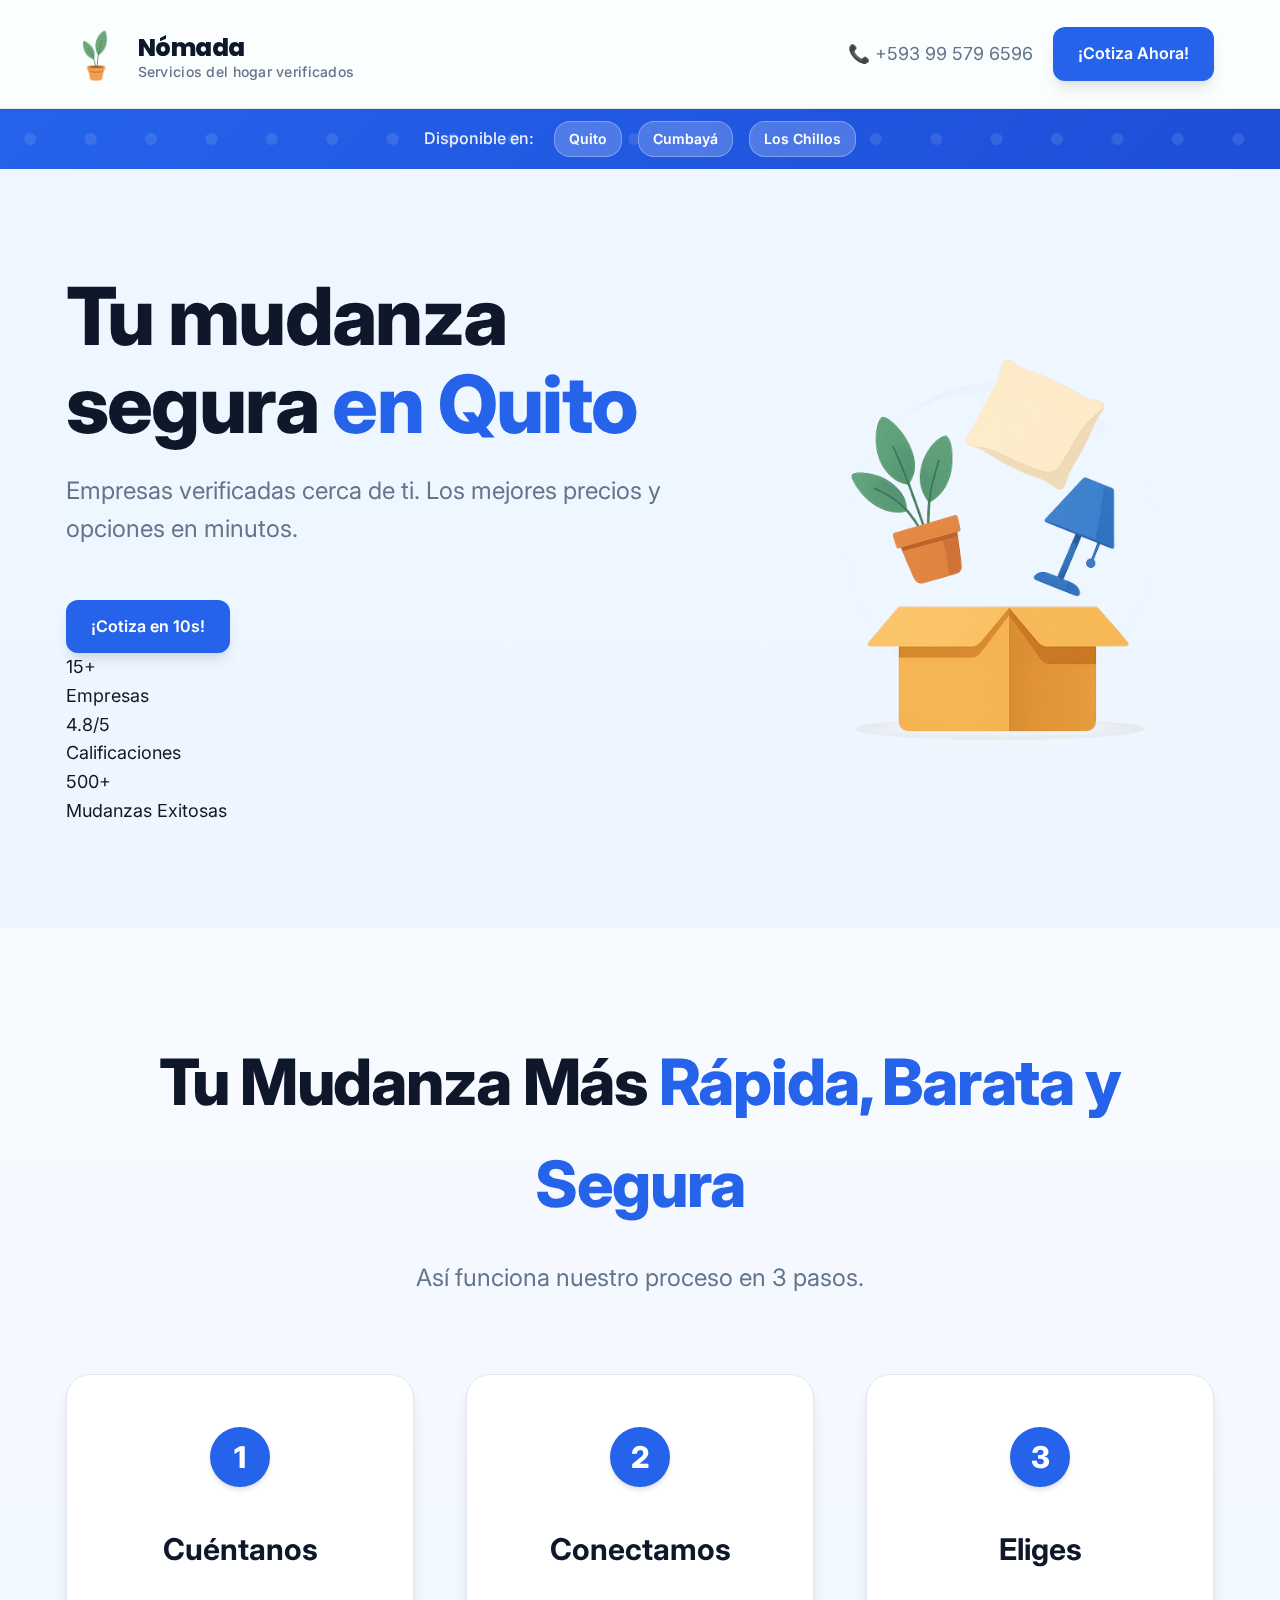
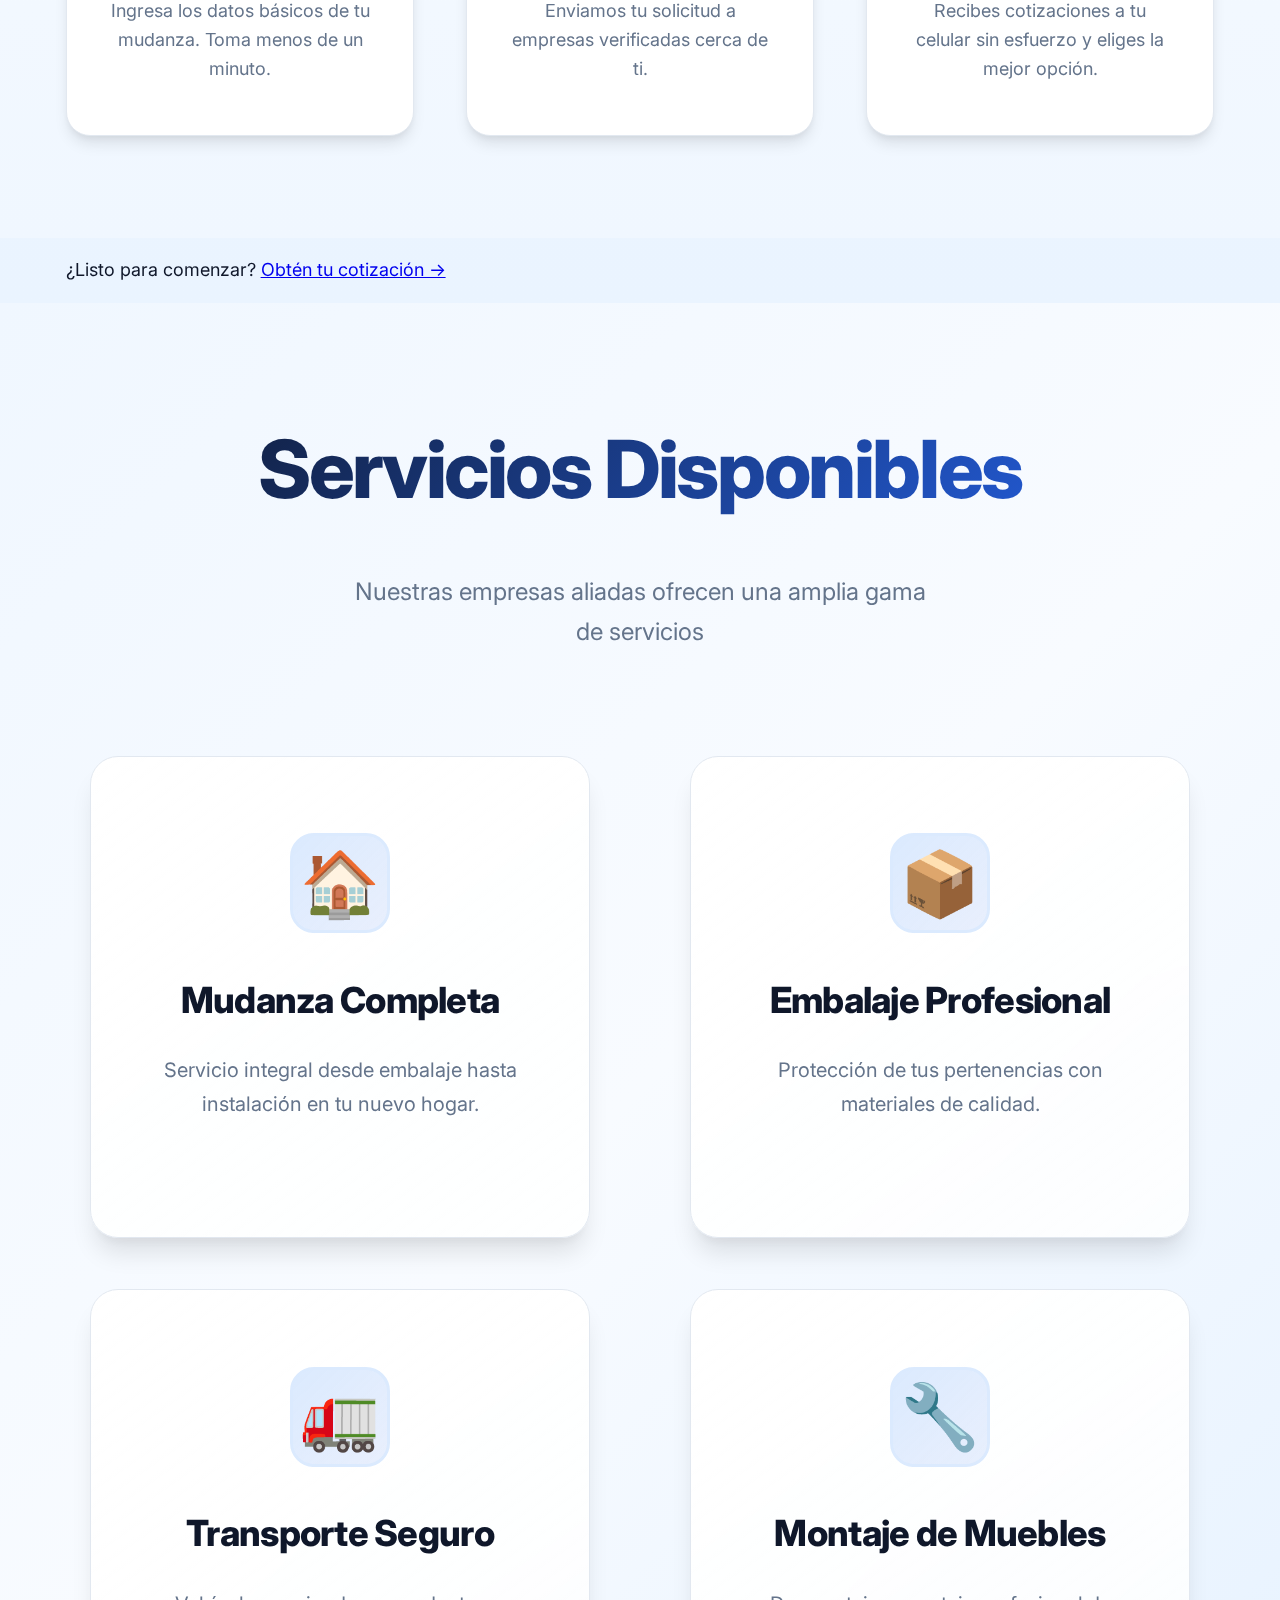
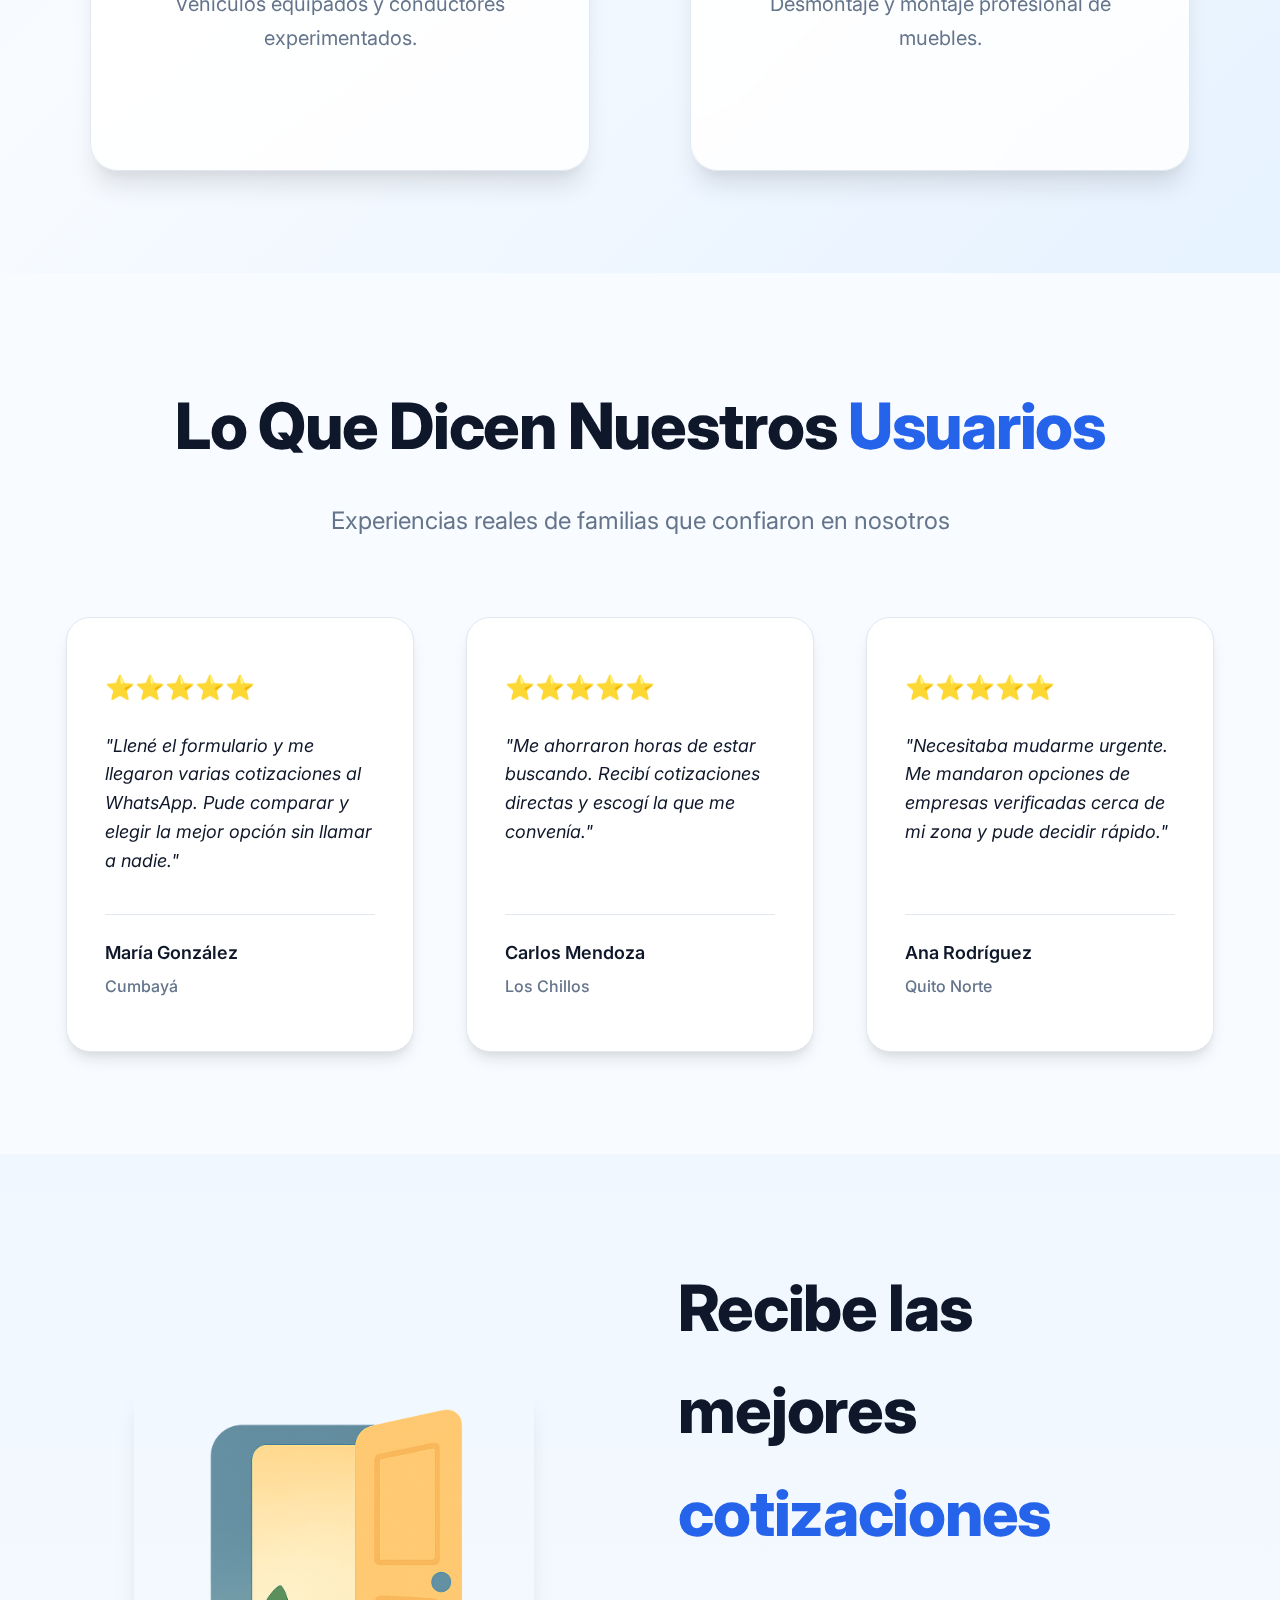
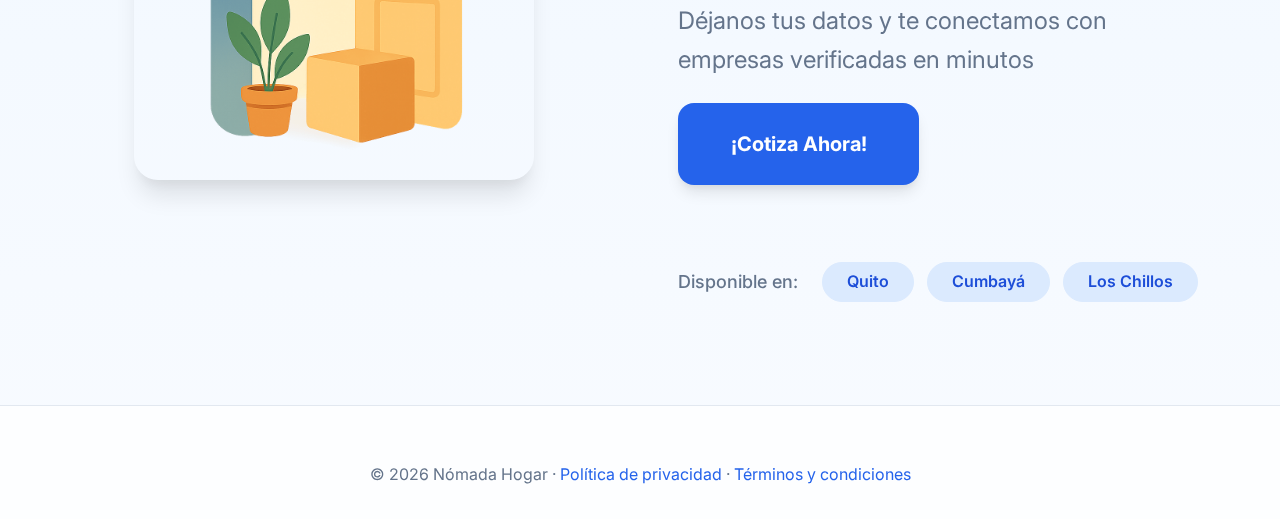
<file: quito.html>
<!DOCTYPE html>
<html lang="es">
<head>
  <meta charset="utf-8" />
  <meta name="viewport" content="width=device-width, initial-scale=1, viewport-fit=cover, user-scalable=no" />
  <title>Mudanzas Quito | Cotización Instantánea | Nómada Hogar</title>
  <meta name="description" content="Mudanzas profesionales en Quito. Servicio completo de mudanza residencial y comercial en Quito. Personal capacitado, precios transparentes." />
  <meta name="keywords" content="mudanzas Quito, mudanza Quito, empresa mudanzas Quito, servicio mudanzas Quito, mudanza residencial Quito, mudanza comercial Quito, cotizar mudanza Quito, precio mudanza Quito, traslados Quito, mudanzas capital Ecuador, mudanzas Centro Histórico, mudanzas norte Quito, mudanzas sur Quito" />
  <meta name="robots" content="index, follow" />
  <meta name="author" content="Nómada Hogar" />
  <meta name="geo.region" content="EC-P" />
  <meta name="geo.placename" content="Quito, Ecuador" />
  <meta name="geo.position" content="-0.1807;-78.4678" />
  <meta name="ICBM" content="-0.1807, -78.4678" />
  <link rel="canonical" href="https://nomadamudanzas.com/quito.html" />
  <link rel="icon" href="/favicon.ico">
  <link rel="apple-touch-icon" href="/favicon.ico">
  <link rel="preconnect" href="https://fonts.googleapis.com">
  <link rel="preconnect" href="https://fonts.gstatic.com" crossorigin>
  <link href="https://fonts.googleapis.com/css2?family=Inter:wght@400;500;600;700;800&family=Poppins:wght@400;500;600;700;800&display=swap" rel="stylesheet">
  <meta property="og:type" content="website">
  <meta property="og:title" content="Mudanzas Quito | Nómada Hogar">
  <meta property="og:description" content="Mudanzas en Quito. Cotización en línea, precios transparentes y servicio profesional.">
  <meta property="og:image" content="https://nomadamudanzas.com/assets/images/pillow.png">
  <meta name="twitter:card" content="summary_large_image">
  <link rel="stylesheet" href="styles.css" />
  <script defer src="script.js"></script>

  <!-- Google tag (gtag.js) -->
  <script async src="https://www.googletagmanager.com/gtag/js?id=AW-17717391663"></script>
  <script>
    window.dataLayer = window.dataLayer || [];
    function gtag(){dataLayer.push(arguments);}
    gtag('js', new Date());
    gtag('config', 'AW-17717391663');
  </script>

  <script type="application/ld+json">
  [
    {
      "@context": "https://schema.org",
      "@type": "WebSite",
      "name": "Nómada Hogar",
      "url": "https://nomadamudanzas.com",
      "image": "https://nomadamudanzas.com/assets/images/plantLogo.png",
      "description": "Empresa de mudanzas profesionales en Quito, Cumbayá y Los Chillos. Servicio completo de mudanza residencial y comercial."
    },
    {
      "@context": "https://schema.org",
      "@type": "MovingCompany",
      "name": "Nómada Hogar",
      "url": "https://nomadamudanzas.com/quito.html",
      "telephone": "+593 99 579 6596",
      "description": "Empresa de mudanzas profesionales en Quito, Ecuador. Servicio de mudanzas sin esfuerzo con personal capacitado y precios transparentes. Especialistas en traslados residenciales y comerciales en la capital.",
      "address": {
        "@type": "PostalAddress",
        "addressLocality": "Quito",
        "addressRegion": "Pichincha",
        "addressCountry": "EC"
      },
      "areaServed": [
        {
          "@type": "City",
          "name": "Quito"
        }
      ],
      "serviceType": ["Mudanzas residenciales", "Mudanzas comerciales", "Embalaje", "Transporte seguro", "Montaje de muebles"],
      "image": "https://nomadamudanzas.com/assets/images/pillow.png",
      "priceRange": "$180 - $500",
      "openingHours": "Mo-Su 07:00-19:00",
      "paymentAccepted": ["Cash", "Credit Card", "Bank Transfer"],
      "currenciesAccepted": "USD"
    }
  ]
  </script>
</head>
<body>
  <header class="nav">
    <div class="container nav-inner">
      <a class="brand" href="index.html">
        <img src="assets/images/plantLogo.png" alt="Nómada - Servicios del hogar en un solo lugar" class="logo-img" />
        <div class="brand-text">
          <span class="brand-name">Nómada</span>
          <span class="brand-subtitle">Servicios del hogar verificados</span>
        </div>
      </a>
      <div class="nav-right">
        <a class="nav-phone" href="tel:+593995796596">📞 +593 99 579 6596</a>
            <a class="btn btn-primary" href="cotizador.html">
              <span class="btn-text-full">¡Cotiza Ahora!</span>
              <span class="btn-text-short">Cotizar</span>
            </a>
      </div>
    </div>
  </header>

  
  <!-- Location Banner -->
  <section class="location-banner">
    <div class="container">
      <div class="location-content">
        <div class="location-text">
          <span class="location-label">Disponible en:</span>
          <div class="cities">
            <a href="quito.html" class="city">Quito</a>
            <a href="cumbaya.html" class="city">Cumbayá</a>
            <a href="los-chillos.html" class="city">Los Chillos</a>
          </div>
        </div>
      </div>
    </div>
  </section>

  <main>
    <section class="hero">
      <div class="container hero-inner">
        <div class="hero-copy">
          <h1>Tu mudanza segura <span class="accent">en Quito</span></h1>
          <p class="lead">Empresas verificadas cerca de ti. Los mejores precios y opciones en minutos.</p>
          <div class="cta">
            <a class="btn btn-primary" href="cotizador.html">¡Cotiza en 10s!</a>
          </div>
          
          <div class="hero-stats">
            <div class="stat-item">
              <div class="stat-number">15+</div>
              <div class="stat-label">Empresas</div>
            </div>
            <div class="stat-item">
              <div class="stat-number">4.8/5</div>
              <div class="stat-label">Calificaciones</div>
            </div>
            <div class="stat-item">
              <div class="stat-number">500+</div>
              <div class="stat-label">Mudanzas Exitosas</div>
            </div>
          </div>
        </div>

        <div class="hero-visual card">
          <img src="assets/images/pillow.png" alt="Servicio de mudanzas profesionales en Quito, Guayaquil, Cuenca - Nómada Mudanzas" class="truck-hero" />
        </div>
      </div>
    </section>
    <section class="steps">
      <div class="container steps-inner">
        <div class="steps-header">
          <h2>Tu Mudanza Más <span class="accent">Rápida, Barata y Segura</span></h2>
          <p class="lead">Así funciona nuestro proceso en 3 pasos.</p>
        </div>
    
        <div class="steps-grid">
    
          <div class="step-card">
            <div class="step-number">1</div>
            <h3>Cuéntanos</h3>
            <p>Ingresa los datos básicos de tu mudanza. Toma menos de un minuto.</p>
          </div>
    
          <div class="step-card">
            <div class="step-number">2</div>
            <h3>Conectamos</h3>
            <p>Enviamos tu solicitud a empresas verificadas cerca de ti.</p>
          </div>
    
          
          <div class="step-card">
            <div class="step-number">3</div>
            <h3>Eliges</h3>
            <p>Recibes cotizaciones a tu celular sin esfuerzo y eliges la mejor opción.</p>
          </div>
    
        </div>
      </div>
    </section>

    <!-- CTA After Steps -->
    <section class="cta-section">
      <div class="container">
        <div class="cta-card">
          <p>¿Listo para comenzar? <a href="cotizador.html" class="cta-link">Obtén tu cotización →</a></p>
        </div>
      </div>
    </section>

    <!-- Services Section -->
    <section class="services">
      <div class="container services-inner">
        <div class="services-header">
          <h2>Servicios <span class="accent">Disponibles</span></h2>
          <p class="lead">Nuestras empresas aliadas ofrecen una amplia gama de servicios</p>
        </div>
        <div class="services-grid">
          <div class="service-card">
            <div class="service-icon">🏠</div>
            <h3>Mudanza Completa</h3>
            <p class="service-description">Servicio integral desde embalaje hasta instalación en tu nuevo hogar.</p>
          </div>
          
          <div class="service-card">
            <div class="service-icon">📦</div>
            <h3>Embalaje Profesional</h3>
            <p class="service-description">Protección de tus pertenencias con materiales de calidad.</p>
          </div>
          
          <div class="service-card">
            <div class="service-icon">🚛</div>
            <h3>Transporte Seguro</h3>
            <p class="service-description">Vehículos equipados y conductores experimentados.</p>
          </div>
          
          <div class="service-card">
            <div class="service-icon">🔧</div>
            <h3>Montaje de Muebles</h3>
            <p class="service-description">Desmontaje y montaje profesional de muebles.</p>
          </div>
        </div>
      </div>
    </section>

    <!-- Customer Reviews Section -->
    <section class="reviews">
      
      <div class="container reviews-inner">
        <div class="reviews-header">
          <h2>Lo Que Dicen Nuestros <span class="accent">Usuarios</span></h2>
          <p class="lead">Experiencias reales de familias que confiaron en nosotros</p>
        </div>
        <div class="reviews-grid">
          <div class="review-card">
            <div class="review-content">
              <div class="stars">⭐⭐⭐⭐⭐</div>
              <p class="review-text">"Llené el formulario y me llegaron varias cotizaciones al WhatsApp. Pude comparar y elegir la mejor opción sin llamar a nadie."</p>
            </div>
            <div class="review-author">
              <div class="author-info">
                <span class="author-name">María González</span>
                <span class="author-location">Cumbayá</span>
              </div>
            </div>
          </div>
          
          <div class="review-card">
            <div class="review-content">
              <div class="stars">⭐⭐⭐⭐⭐</div>
              <p class="review-text">"Me ahorraron horas de estar buscando. Recibí cotizaciones directas y escogí la que me convenía."</p>
            </div>
            <div class="review-author">
              <div class="author-info">
                <span class="author-name">Carlos Mendoza</span>
                <span class="author-location">Los Chillos</span>
              </div>
            </div>
          </div>
          
          <div class="review-card">
            <div class="review-content">
              <div class="stars">⭐⭐⭐⭐⭐</div>
              <p class="review-text">"Necesitaba mudarme urgente. Me mandaron opciones de empresas verificadas cerca de mi zona y pude decidir rápido."</p>
            </div>
            <div class="review-author">
              <div class="author-info">
                <span class="author-name">Ana Rodríguez</span>
                <span class="author-location">Quito Norte</span>
              </div>
            </div>
          </div>
        </div>
      </div>
    </section>

    <section id="cotizar" class="contact">
      <div class="container">
        <div class="contact-content">
          <div class="contact-visual">
            <img src="assets/images/house.png" alt="Mudanzas en Quito, Guayaquil, Cuenca - Casa nueva para mudanza profesional" class="house-image" />
          </div>
          <div class="contact-text">
            <h2>Recibe las mejores <span class="accent">cotizaciones</span></h2>
            <p class="contact-subtitle">Déjanos tus datos y te conectamos con empresas verificadas en minutos</p>
            
            <div class="contact-actions">
              <a class="btn btn-primary" href="cotizador.html">¡Cotiza Ahora!</a>
            </div>
            
            
            <div class="service-areas">
              <span class="areas-label">Disponible en:</span>
              <div class="cities-list">
                <span class="city-tag">Quito</span>
                <span class="city-tag">Cumbayá</span>
                <span class="city-tag">Los Chillos</span>
              </div>
            </div>
          </div>
        </div>
      </div>
    </section>
  </main>

  <footer class="footer">
    <div class="container footer-inner">
      <div class="footer-content">
        <div class="footer-copyright">
          <p>© <span id="year"></span> Nómada Hogar · <a href="politica-privacidad.html">Política de privacidad</a> · <a href="terminos-condiciones.html">Términos y condiciones</a></p>
        </div>
      </div>
    </div>
  </footer>

  <script>
    document.getElementById('year').textContent = new Date().getFullYear();
  </script>
</body>
</html>
</file>
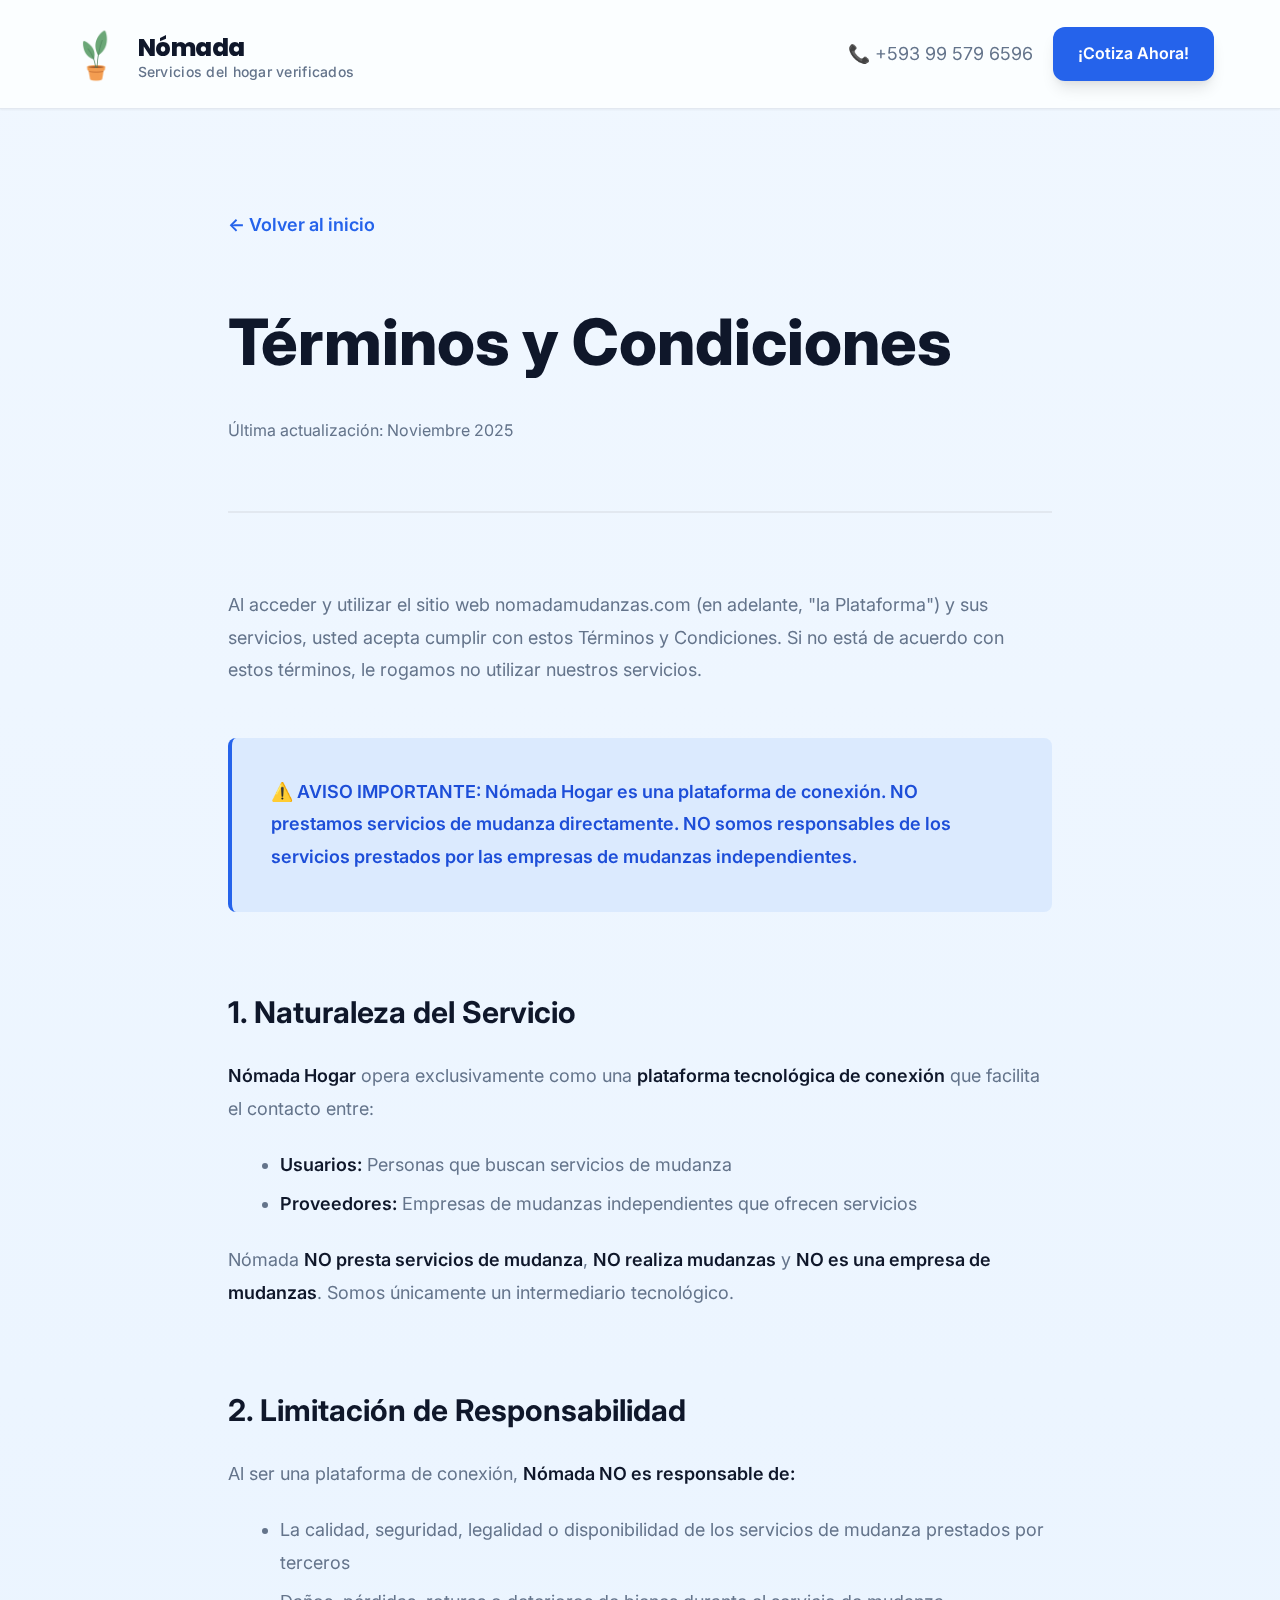
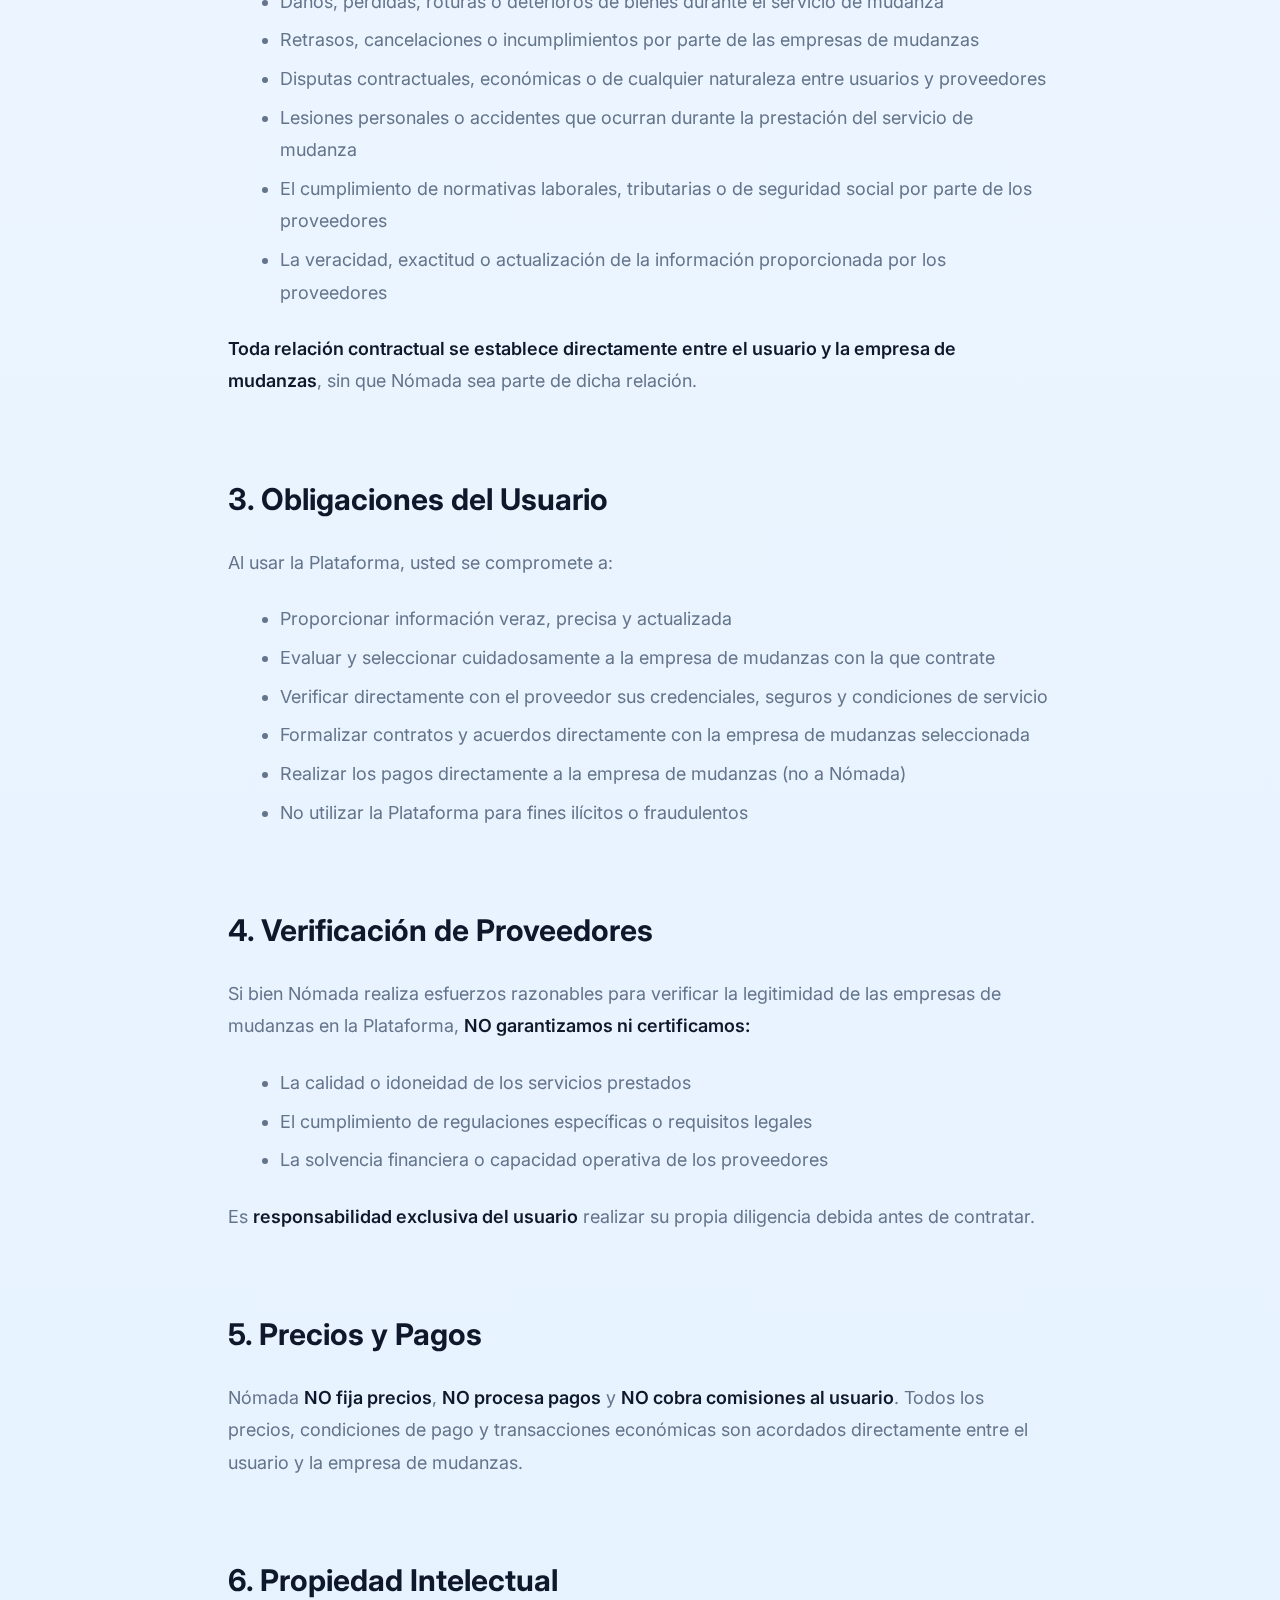
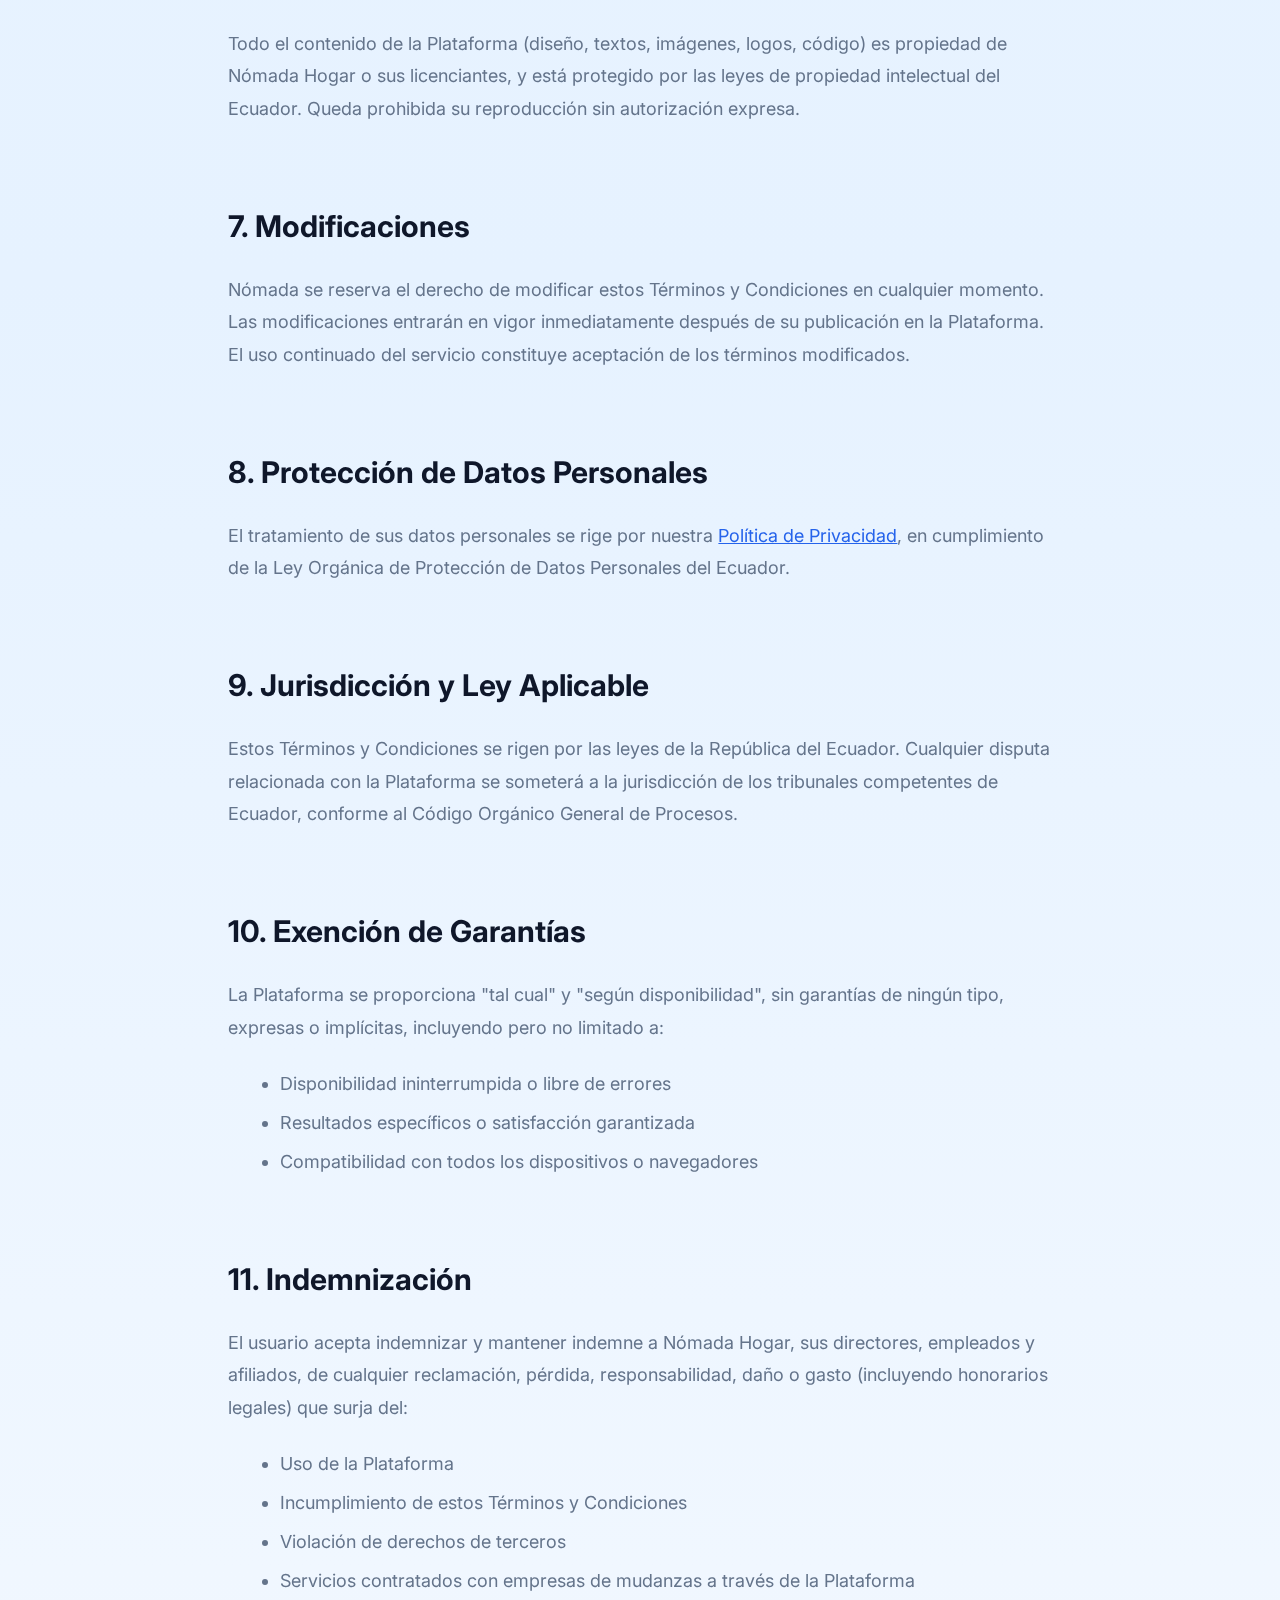
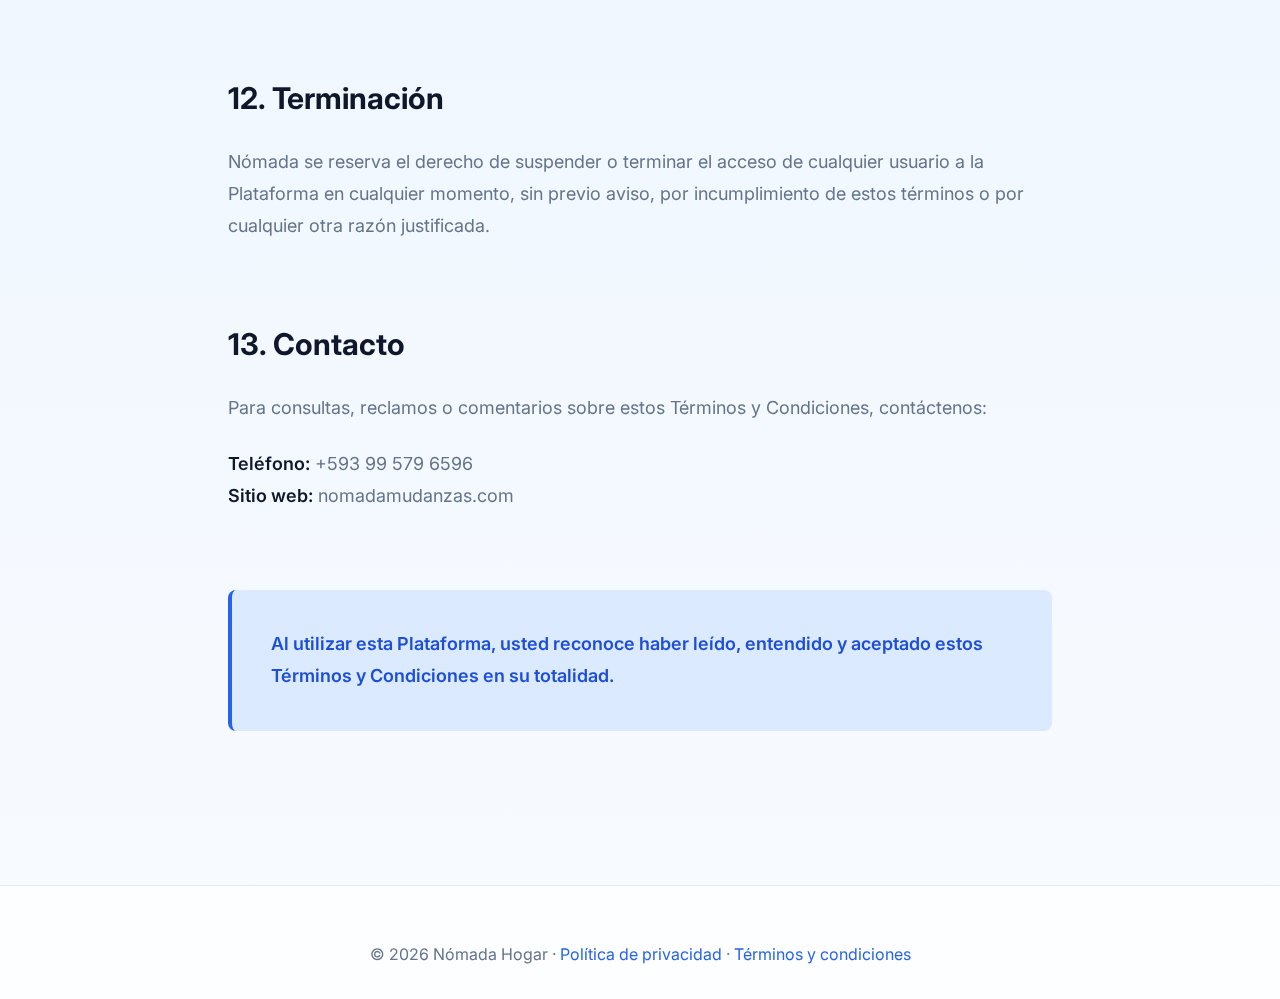
<file: terminos-condiciones.html>
<!DOCTYPE html>
<html lang="es">
<head>
  <meta charset="utf-8" />
  <meta name="viewport" content="width=device-width, initial-scale=1, viewport-fit=cover, user-scalable=no" />
  <title>Términos y Condiciones | Nómada Hogar</title>
  <meta name="description" content="Términos y condiciones de uso de la plataforma Nómada Hogar." />
  <meta name="robots" content="noindex, follow" />
  <link rel="icon" href="/favicon.ico">
  <link rel="preconnect" href="https://fonts.googleapis.com">
  <link rel="preconnect" href="https://fonts.gstatic.com" crossorigin>
  <link href="https://fonts.googleapis.com/css2?family=Inter:wght@400;500;600;700;800&family=Poppins:wght@400;500;600;700;800&display=swap" rel="stylesheet">
  <link rel="stylesheet" href="styles.css" />
  
  <style>
    .legal-container {
      max-width: 900px;
      margin: 0 auto;
      padding: var(--space-3xl) var(--space-lg);
    }
    
    .legal-header {
      margin-bottom: var(--space-2xl);
      padding-bottom: var(--space-xl);
      border-bottom: 2px solid var(--ring);
    }
    
    .legal-header h1 {
      font-size: var(--font-5xl);
      margin: 0 0 var(--space-md);
      font-weight: 800;
      color: var(--ink);
    }
    
    .legal-header .last-updated {
      font-size: var(--font-sm);
      color: var(--muted);
    }
    
    .legal-content h2 {
      font-size: var(--font-2xl);
      font-weight: 700;
      color: var(--ink);
      margin-top: var(--space-2xl);
      margin-bottom: var(--space-md);
    }
    
    .legal-content p {
      font-size: var(--font-base);
      line-height: 1.8;
      color: var(--muted);
      margin-bottom: var(--space-md);
    }
    
    .legal-content ul {
      margin: var(--space-md) 0;
      padding-left: var(--space-xl);
    }
    
    .legal-content li {
      font-size: var(--font-base);
      line-height: 1.8;
      color: var(--muted);
      margin-bottom: var(--space-xs);
    }
    
    .legal-content strong {
      color: var(--ink);
      font-weight: 600;
    }
    
    .disclaimer-box {
      background: var(--brand-light);
      border-left: 4px solid var(--brand);
      padding: var(--space-lg);
      margin: var(--space-xl) 0;
      border-radius: 8px;
    }
    
    .disclaimer-box p {
      color: var(--brand-ink);
      font-weight: 600;
      margin: 0;
    }
    
    .back-link {
      display: inline-flex;
      align-items: center;
      gap: var(--space-xs);
      color: var(--brand);
      text-decoration: none;
      font-weight: 600;
      margin-bottom: var(--space-xl);
      transition: color 0.2s ease;
    }
    
    .back-link:hover {
      color: var(--brand-ink);
    }
    
    @media (max-width: 768px) {
      .legal-container {
        padding: var(--space-2xl) var(--space-md);
      }
      
      .legal-header h1 {
        font-size: var(--font-3xl);
      }
      
      .legal-content h2 {
        font-size: var(--font-xl);
      }
    }
  </style>
</head>
<body>
  <header class="nav">
    <div class="container nav-inner">
      <a class="brand" href="index.html">
        <img src="assets/images/plantLogo.png" alt="Nómada - Servicios del hogar en un solo lugar" class="logo-img" />
        <div class="brand-text">
          <span class="brand-name">Nómada</span>
          <span class="brand-subtitle">Servicios del hogar verificados</span>
        </div>
      </a>
      <div class="nav-right">
        <a class="nav-phone" href="tel:+593995796596">📞 +593 99 579 6596</a>
        <a class="btn btn-primary" href="cotizador.html">
          <span class="btn-text-full">¡Cotiza Ahora!</span>
          <span class="btn-text-short">Cotizar</span>
        </a>
      </div>
    </div>
  </header>

  <main>
    <div class="legal-container">
      <a href="index.html" class="back-link">← Volver al inicio</a>
      
      <div class="legal-header">
        <h1>Términos y Condiciones</h1>
        <p class="last-updated">Última actualización: Noviembre 2025</p>
      </div>

      <div class="legal-content">
        <p>Al acceder y utilizar el sitio web nomadamudanzas.com (en adelante, "la Plataforma") y sus servicios, usted acepta cumplir con estos Términos y Condiciones. Si no está de acuerdo con estos términos, le rogamos no utilizar nuestros servicios.</p>

        <div class="disclaimer-box">
          <p>⚠️ AVISO IMPORTANTE: Nómada Hogar es una plataforma de conexión. NO prestamos servicios de mudanza directamente. NO somos responsables de los servicios prestados por las empresas de mudanzas independientes.</p>
        </div>

        <h2>1. Naturaleza del Servicio</h2>
        <p><strong>Nómada Hogar</strong> opera exclusivamente como una <strong>plataforma tecnológica de conexión</strong> que facilita el contacto entre:</p>
        <ul>
          <li><strong>Usuarios:</strong> Personas que buscan servicios de mudanza</li>
          <li><strong>Proveedores:</strong> Empresas de mudanzas independientes que ofrecen servicios</li>
        </ul>
        <p>Nómada <strong>NO presta servicios de mudanza</strong>, <strong>NO realiza mudanzas</strong> y <strong>NO es una empresa de mudanzas</strong>. Somos únicamente un intermediario tecnológico.</p>

        <h2>2. Limitación de Responsabilidad</h2>
        <p>Al ser una plataforma de conexión, <strong>Nómada NO es responsable de:</strong></p>
        <ul>
          <li>La calidad, seguridad, legalidad o disponibilidad de los servicios de mudanza prestados por terceros</li>
          <li>Daños, pérdidas, roturas o deterioros de bienes durante el servicio de mudanza</li>
          <li>Retrasos, cancelaciones o incumplimientos por parte de las empresas de mudanzas</li>
          <li>Disputas contractuales, económicas o de cualquier naturaleza entre usuarios y proveedores</li>
          <li>Lesiones personales o accidentes que ocurran durante la prestación del servicio de mudanza</li>
          <li>El cumplimiento de normativas laborales, tributarias o de seguridad social por parte de los proveedores</li>
          <li>La veracidad, exactitud o actualización de la información proporcionada por los proveedores</li>
        </ul>
        <p><strong>Toda relación contractual se establece directamente entre el usuario y la empresa de mudanzas</strong>, sin que Nómada sea parte de dicha relación.</p>

        <h2>3. Obligaciones del Usuario</h2>
        <p>Al usar la Plataforma, usted se compromete a:</p>
        <ul>
          <li>Proporcionar información veraz, precisa y actualizada</li>
          <li>Evaluar y seleccionar cuidadosamente a la empresa de mudanzas con la que contrate</li>
          <li>Verificar directamente con el proveedor sus credenciales, seguros y condiciones de servicio</li>
          <li>Formalizar contratos y acuerdos directamente con la empresa de mudanzas seleccionada</li>
          <li>Realizar los pagos directamente a la empresa de mudanzas (no a Nómada)</li>
          <li>No utilizar la Plataforma para fines ilícitos o fraudulentos</li>
        </ul>

        <h2>4. Verificación de Proveedores</h2>
        <p>Si bien Nómada realiza esfuerzos razonables para verificar la legitimidad de las empresas de mudanzas en la Plataforma, <strong>NO garantizamos ni certificamos:</strong></p>
        <ul>
          <li>La calidad o idoneidad de los servicios prestados</li>
          <li>El cumplimiento de regulaciones específicas o requisitos legales</li>
          <li>La solvencia financiera o capacidad operativa de los proveedores</li>
        </ul>
        <p>Es <strong>responsabilidad exclusiva del usuario</strong> realizar su propia diligencia debida antes de contratar.</p>

        <h2>5. Precios y Pagos</h2>
        <p>Nómada <strong>NO fija precios</strong>, <strong>NO procesa pagos</strong> y <strong>NO cobra comisiones al usuario</strong>. Todos los precios, condiciones de pago y transacciones económicas son acordados directamente entre el usuario y la empresa de mudanzas.</p>

        <h2>6. Propiedad Intelectual</h2>
        <p>Todo el contenido de la Plataforma (diseño, textos, imágenes, logos, código) es propiedad de Nómada Hogar o sus licenciantes, y está protegido por las leyes de propiedad intelectual del Ecuador. Queda prohibida su reproducción sin autorización expresa.</p>

        <h2>7. Modificaciones</h2>
        <p>Nómada se reserva el derecho de modificar estos Términos y Condiciones en cualquier momento. Las modificaciones entrarán en vigor inmediatamente después de su publicación en la Plataforma. El uso continuado del servicio constituye aceptación de los términos modificados.</p>

        <h2>8. Protección de Datos Personales</h2>
        <p>El tratamiento de sus datos personales se rige por nuestra <a href="politica-privacidad.html" style="color: var(--brand); text-decoration: underline;">Política de Privacidad</a>, en cumplimiento de la Ley Orgánica de Protección de Datos Personales del Ecuador.</p>

        <h2>9. Jurisdicción y Ley Aplicable</h2>
        <p>Estos Términos y Condiciones se rigen por las leyes de la República del Ecuador. Cualquier disputa relacionada con la Plataforma se someterá a la jurisdicción de los tribunales competentes de Ecuador, conforme al Código Orgánico General de Procesos.</p>

        <h2>10. Exención de Garantías</h2>
        <p>La Plataforma se proporciona "tal cual" y "según disponibilidad", sin garantías de ningún tipo, expresas o implícitas, incluyendo pero no limitado a:</p>
        <ul>
          <li>Disponibilidad ininterrumpida o libre de errores</li>
          <li>Resultados específicos o satisfacción garantizada</li>
          <li>Compatibilidad con todos los dispositivos o navegadores</li>
        </ul>

        <h2>11. Indemnización</h2>
        <p>El usuario acepta indemnizar y mantener indemne a Nómada Hogar, sus directores, empleados y afiliados, de cualquier reclamación, pérdida, responsabilidad, daño o gasto (incluyendo honorarios legales) que surja del:</p>
        <ul>
          <li>Uso de la Plataforma</li>
          <li>Incumplimiento de estos Términos y Condiciones</li>
          <li>Violación de derechos de terceros</li>
          <li>Servicios contratados con empresas de mudanzas a través de la Plataforma</li>
        </ul>

        <h2>12. Terminación</h2>
        <p>Nómada se reserva el derecho de suspender o terminar el acceso de cualquier usuario a la Plataforma en cualquier momento, sin previo aviso, por incumplimiento de estos términos o por cualquier otra razón justificada.</p>

        <h2>13. Contacto</h2>
        <p>Para consultas, reclamos o comentarios sobre estos Términos y Condiciones, contáctenos:</p>
        <p><strong>Teléfono:</strong> +593 99 579 6596<br>
        <strong>Sitio web:</strong> nomadamudanzas.com</p>

        <div class="disclaimer-box" style="margin-top: var(--space-2xl);">
          <p>Al utilizar esta Plataforma, usted reconoce haber leído, entendido y aceptado estos Términos y Condiciones en su totalidad.</p>
        </div>
      </div>
    </div>
  </main>

  <footer class="footer">
    <div class="container footer-inner">
      <div class="footer-content">
        <div class="footer-copyright">
          <p>© <span id="year"></span> Nómada Hogar · <a href="politica-privacidad.html">Política de privacidad</a> · <a href="terminos-condiciones.html">Términos y condiciones</a></p>
        </div>
      </div>
    </div>
  </footer>

  <script>
    document.getElementById('year').textContent = new Date().getFullYear();
  </script>
</body>
</html>
</file>
<file: styles.css>
/* Modern, light, blue theme */
:root{
  --bg: #f8fbff;
  --bg-grad-1: #f0f7ff;
  --bg-grad-2: #e6f2ff;
  --ink: #0f172a;
  --muted: #64748b;
  --brand: #2563eb;
  --brand-ink: #1d4ed8;
  --brand-light: #dbeafe;
  --ring: #e2e8f0;
  --card: #ffffff;
  --shadow-sm: 0 1px 2px 0 rgba(0, 0, 0, 0.05);
  --shadow-md: 0 4px 6px -1px rgba(0, 0, 0, 0.1), 0 2px 4px -1px rgba(0, 0, 0, 0.06);
  --shadow-lg: 0 10px 15px -3px rgba(0, 0, 0, 0.1), 0 4px 6px -2px rgba(0, 0, 0, 0.05);
  --shadow-xl: 0 20px 25px -5px rgba(0, 0, 0, 0.1), 0 10px 10px -5px rgba(0, 0, 0, 0.04);
  
  /* Responsive font scale */
  --font-xs: clamp(0.75rem, 0.7rem + 0.25vw, 0.875rem);
  --font-sm: clamp(0.875rem, 0.8rem + 0.375vw, 1rem);
  --font-base: clamp(1rem, 0.9rem + 0.5vw, 1.125rem);
  --font-lg: clamp(1.125rem, 1rem + 0.625vw, 1.25rem);
  --font-xl: clamp(1.25rem, 1.1rem + 0.75vw, 1.5rem);
  --font-2xl: clamp(1.5rem, 1.3rem + 1vw, 1.875rem);
  --font-3xl: clamp(1.875rem, 1.6rem + 1.375vw, 2.25rem);
  --font-4xl: clamp(2.25rem, 1.9rem + 1.75vw, 3rem);
  --font-5xl: clamp(3rem, 2.5rem + 2.5vw, 4rem);
  --font-6xl: clamp(3.75rem, 3rem + 3.75vw, 5rem);
  
  /* Responsive spacing */
  --space-xs: clamp(0.25rem, 0.2rem + 0.25vw, 0.5rem);
  --space-sm: clamp(0.5rem, 0.4rem + 0.5vw, 1rem);
  --space-md: clamp(1rem, 0.8rem + 1vw, 1.5rem);
  --space-lg: clamp(1.5rem, 1.2rem + 1.5vw, 2.5rem);
  --space-xl: clamp(2rem, 1.6rem + 2vw, 3.5rem);
  --space-2xl: clamp(3rem, 2.4rem + 3vw, 5rem);
  --space-3xl: clamp(4rem, 3.2rem + 4vw, 6.5rem);
}

*{box-sizing:border-box}
html,body{margin:0;padding:0}
html{
  /* iOS Safari fixes for viewport handling */
  -webkit-text-size-adjust: 100%;
  -webkit-tap-highlight-color: transparent;
  /* Prevent iOS Safari from changing viewport on orientation change */
  -webkit-overflow-scrolling: touch;
}
body{font-family: Inter, system-ui, -apple-system, Segoe UI, Roboto, Arial, sans-serif; color:var(--ink); background: linear-gradient(180deg, var(--bg-grad-1), var(--bg-grad-2) 60%, var(--bg)); line-height: 1.6; font-size: var(--font-base);
  /* iOS Safari fixes */
  -webkit-overflow-scrolling: touch;
  /* Prevent iOS Safari from changing viewport on scroll */
  position: relative;
  min-height: 100vh;
  min-height: -webkit-fill-available;
}

.container{max-width:1200px;margin:0 auto;padding:0 clamp(1rem, 2vw, 2rem)}

/* Nav */
.nav{background: rgba(255,255,255,0.8); backdrop-filter: saturate(180%) blur(20px); border-bottom:1px solid var(--ring); position:sticky; top:0; z-index:20; box-shadow: var(--shadow-sm); 
  /* iOS Safari fixes */
  -webkit-transform: translateZ(0);
  transform: translateZ(0);
  -webkit-backface-visibility: hidden;
  backface-visibility: hidden;
  /* Prevent navbar from being cut off on iOS */
  position: -webkit-sticky;
  position: sticky;
  /* Handle iOS Safari address bar behavior */
  min-height: 60px;
  /* Ensure proper stacking context */
  isolation: isolate;
}
.nav-inner{display:flex; align-items:center; justify-content:space-between; padding: var(--space-md) clamp(1rem, 2vw, 2rem);}
.brand{display:flex; align-items:center; gap:12px; text-decoration:none; color:inherit; transition: transform 0.2s ease;}
.brand:hover .logo-img{transform: scale(1.05);}
.logo-img{width:60px; height:60px; object-fit:cover; object-position: center; transition: transform 0.2s ease;}
.brand-text{display:flex; flex-direction:column; gap:2px; justify-content:center; padding-top: 8px;}
.brand-name{font-family: 'Poppins', sans-serif; font-weight:800; font-size: var(--font-xl); letter-spacing: -0.02em; line-height: 1.1;}
.brand-subtitle{font-family: 'Inter', sans-serif; font-weight:500; font-size: var(--font-xs); color: var(--muted); letter-spacing: 0.02em; line-height: 1.2;}

/* Buttons */
.btn{display:inline-flex; align-items:center; justify-content:center; gap: var(--space-xs); padding: var(--space-sm) var(--space-md); border-radius:12px; text-decoration:none; font-weight:600; border:1px solid transparent; cursor:pointer; transition:.2s transform, .2s box-shadow, .2s background; font-size: var(--font-sm); min-height: 44px; /* Touch-friendly minimum */}
.btn-primary{background:var(--brand); color:#fff; box-shadow:var(--shadow-lg);}
.btn-primary:hover{background:var(--brand-ink); transform:translateY(-2px); box-shadow:var(--shadow-xl);}
.btn-ghost{background:#fff; color:var(--ink); border-color:var(--ring); box-shadow:var(--shadow-sm);}
.btn-ghost:hover{box-shadow:var(--shadow-md); transform:translateY(-1px);}


.nav-right{display:flex; align-items:center; gap:20px}
.nav-phone{color:var(--muted); text-decoration:none; display:flex; align-items:center; gap:6px}

@media (max-width: 768px){
  .nav-inner{padding: var(--space-md) var(--space-lg);}
  .nav-right{gap: var(--space-sm);}
  .nav-phone{font-size: var(--font-sm);}
  .btn{padding: var(--space-sm) var(--space-md); font-size: var(--font-sm); min-height: 44px;}
}

@media (max-width: 640px){
  .container{padding: 0 var(--space-md);}
  .nav-inner{padding: var(--space-sm) var(--space-md);}
  .nav-right{gap: var(--space-xs);}
  .nav-phone{display: none;}
  .btn{padding: var(--space-xs) var(--space-sm); font-size: var(--font-xs); min-height: 44px;}
  .brand-name{font-size: var(--font-lg);}
  .brand-subtitle{font-size: var(--font-xs);}
  .logo-img{width: clamp(45px, 4vw, 50px); height: clamp(45px, 4vw, 50px);}
}

/* Button text responsive behavior */
.btn-text-full{display: inline;}
.btn-text-short{display: none;}

@media (max-width: 480px){
  .btn-text-full{display: none;}
  .btn-text-short{display: inline;}
  .btn{min-height: 48px; /* Larger touch target on very small screens */}
}

/* Location Banner */
.location-banner{background: linear-gradient(135deg, var(--brand) 0%, var(--brand-ink) 100%); color: white; padding: 12px 0; position: relative; overflow: hidden;}
.location-banner::before{content: ''; position: absolute; top: 0; left: 0; right: 0; bottom: 0; background: url('data:image/svg+xml,<svg xmlns="http://www.w3.org/2000/svg" viewBox="0 0 100 20" fill="rgba(255,255,255,0.1)"><circle cx="10" cy="10" r="2"/><circle cx="30" cy="10" r="2"/><circle cx="50" cy="10" r="2"/><circle cx="70" cy="10" r="2"/><circle cx="90" cy="10" r="2"/></svg>') repeat-x; animation: float 20s linear infinite;}
@keyframes float{0%{transform: translateX(-100px);}100%{transform: translateX(100px);}}
.location-content{display: flex; align-items: center; justify-content: center; gap: 24px; position: relative; z-index: 1; max-width: 1200px; margin: 0 auto; padding: 0 32px;}
.location-icon{font-size: 20px; animation: pulse 2s ease-in-out infinite;}
@keyframes pulse{0%, 100%{transform: scale(1);}50%{transform: scale(1.1);}}
.location-text{display: flex; align-items: center; gap: 20px; flex-wrap: wrap;}
.location-label{font-size: 16px; font-weight: 500; opacity: 0.9; white-space: nowrap;}
.cities{display: flex; gap: 16px; flex-wrap: wrap;}
.city{background: rgba(255, 255, 255, 0.2); padding: 6px 14px; border-radius: 16px; font-weight: 600; font-size: 14px; border: 1px solid rgba(255, 255, 255, 0.3); backdrop-filter: blur(10px); transition: all 0.3s ease; color: white; text-decoration: none;}
.city:hover{background: rgba(255, 255, 255, 0.3); transform: translateY(-1px); box-shadow: 0 2px 8px rgba(0, 0, 0, 0.2); color: white; text-decoration: none;}
.location-badge{background: rgba(255, 255, 255, 0.2); padding: 6px 14px; border-radius: 16px; font-weight: 600; font-size: 13px; border: 1px solid rgba(255, 255, 255, 0.3); backdrop-filter: blur(10px); animation: glow 2s ease-in-out infinite alternate; white-space: nowrap;}
@keyframes glow{from{box-shadow: 0 0 5px rgba(255, 255, 255, 0.3);}to{box-shadow: 0 0 20px rgba(255, 255, 255, 0.6);}}
@media (max-width: 768px){
  .location-banner{padding: 12px 0;}
  .location-content{flex-direction: row; gap: 16px; text-align: center; padding: 0 24px; justify-content: center;}
  .location-text{flex-direction: row; gap: 12px;}
  .cities{gap: 8px;}
  .city{font-size: 14px; padding: 6px 12px;}
  .location-badge{display: none;}
  .location-label{font-size: 14px;}
  .location-icon{display: none;}
}

@media (max-width: 480px){
  .location-banner{padding: 10px 0;}
  .location-content{gap: 12px; padding: 0 20px; justify-content: center;}
  .location-text{gap: 8px;}
  .cities{gap: 6px;}
  .city{font-size: 13px; padding: 5px 10px;}
  .location-badge{display: none;}
  .location-label{display: none;}
  .location-icon{display: none;}
}

@media (max-width: 360px){
  .location-banner{padding: 8px 0;}
  .location-content{gap: 8px; padding: 0 16px; justify-content: center;}
  .location-text{gap: 6px;}
  .cities{gap: 4px;}
  .city{font-size: 12px; padding: 4px 8px;}
  .location-badge{display: none;}
  .location-label{display: none;}
  .location-icon{display: none;}
}

/* iOS Safari specific fixes */
@supports (-webkit-touch-callout: none) {
  /* This targets iOS Safari specifically */
  .nav {
    /* Ensure navbar stays visible during iOS Safari address bar transitions */
    position: -webkit-sticky;
    position: sticky;
    /* Force hardware acceleration */
    -webkit-transform: translate3d(0, 0, 0);
    transform: translate3d(0, 0, 0);
    /* Prevent navbar from being affected by iOS Safari's dynamic viewport */
    will-change: transform;
  }
  
  body {
    /* Use the full viewport height on iOS */
    min-height: 100vh;
    min-height: -webkit-fill-available;
  }
  
  /* Ensure proper scrolling behavior on iOS */
  .hero, .steps, .services, .why-choose-us, .price-calculator, .reviews, .contact {
    -webkit-transform: translateZ(0);
    transform: translateZ(0);
  }
  
  /* Navbar scroll behavior for iOS */
  .nav-scrolled {
    /* Ensure navbar stays visible when scrolling */
    position: -webkit-sticky;
    position: sticky;
    top: 0;
    /* Force hardware acceleration during scroll */
    -webkit-transform: translate3d(0, 0, 0);
    transform: translate3d(0, 0, 0);
  }
}

/* Use the dynamic viewport height for iOS */
@supports (-webkit-touch-callout: none) {
  .hero {
    min-height: calc(var(--vh, 1vh) * 100);
  }
}

/* Hero */
.hero{padding: var(--space-3xl) 0;}
.hero-inner{display:grid; grid-template-columns:1.2fr .8fr; gap: var(--space-2xl); align-items:center;}
@media (max-width: 920px){ 
  .hero-inner{grid-template-columns:1fr; gap: var(--space-2xl);} 
  .hero{padding: var(--space-2xl) 0;}
}
@media (max-width: 640px){
  .hero{padding: var(--space-2xl) 0;}
  .hero-inner{gap: var(--space-lg);}
}
.hero-copy h1{font-size: var(--font-6xl); line-height:1.1; margin:0 0 var(--space-md); font-weight:800; letter-spacing: -0.02em;}
.hero-copy .subtitle{font-size: var(--font-3xl); line-height:1.3; margin:0 0 var(--space-lg); font-weight:600; color: var(--muted); letter-spacing: 0.01em;}
.accent{color: var(--brand);}
.lead{font-size: var(--font-xl); color: var(--muted); margin: 0 0 var(--space-xl); line-height:1.6; font-weight: 400;}
@media (max-width: 640px){
  .hero-copy .subtitle{font-size: var(--font-xl); margin: 0 0 var(--space-md);}
  .lead{font-size: var(--font-lg); margin: 0 0 var(--space-lg);}
}
.cta{display:flex; gap: var(--space-md); flex-wrap:wrap}
@media (max-width: 640px){
  .cta{flex-direction: column; gap: var(--space-md);}
  .btn{width: 100%; justify-content: center;}
}

/* Cards */
.card{background:var(--card); border:1px solid var(--ring); border-radius:32px; box-shadow:var(--shadow-xl);}
.hero-visual{padding:0; border: none; background: transparent; box-shadow: none; overflow: hidden;}
.truck-hero{
  width:100%; 
  height:auto; 
  border-radius:24px; 
  display:block; 
  box-shadow: var(--shadow-xl);
  object-fit: contain;
  object-position: center;
  max-height: 500px;
}
@media (max-width: 920px){
  .truck-hero{
    max-height: 400px;
  }
}
@media (max-width: 640px){
  .truck-hero{
    max-height: 300px;
    border-radius: 16px;
  }
}

/* Steps Section */
/* Reviews Section */
.reviews{padding: var(--space-3xl) 0; background: var(--bg);}
.reviews-inner{text-align:center;}
.reviews-header{margin-bottom: var(--space-2xl);}
.reviews-header h2{font-size: var(--font-5xl); margin:0 0 var(--space-md); font-weight:800; letter-spacing: -0.02em;}
.reviews-header .lead{font-size: var(--font-xl); color: var(--muted); margin: 0; line-height:1.6;}
.reviews-grid{display:grid; grid-template-columns:repeat(3, 1fr); gap: var(--space-xl); max-width:1200px; margin:0 auto;}
@media (max-width: 768px){ 
  .reviews{padding: var(--space-2xl) 0;}
  .reviews-grid{grid-template-columns:1fr; gap: var(--space-lg); max-width:400px;}
  .review-card{padding: var(--space-lg) var(--space-lg);}
}
@media (max-width: 640px){
  .reviews{padding: var(--space-2xl) 0;}
}
.review-card{background:var(--card); border:1px solid var(--ring); border-radius:24px; padding: var(--space-xl) var(--space-lg); text-align:left; box-shadow:var(--shadow-lg); transition:transform 0.3s ease, box-shadow 0.3s ease; display:flex; flex-direction:column; height:100%;}
.review-card:hover{transform:translateY(-4px); box-shadow:var(--shadow-xl);}
.review-content{margin-bottom: var(--space-lg); flex-grow:1; display:flex; flex-direction:column;}
.stars{font-size: var(--font-xl); margin-bottom: var(--space-md); display:block;}
.review-text{color:var(--ink); line-height:1.6; margin:0; font-size: var(--font-base); font-style:italic; flex-grow:1;}
.review-author{border-top:1px solid var(--ring); padding-top: var(--space-md); margin-top:auto;}
.author-info{display:flex; flex-direction:column; gap: var(--space-xs);}
.author-name{font-weight:600; color:var(--ink); font-size: var(--font-base);}
.author-location{color:var(--muted); font-size: var(--font-sm); font-weight:500;}

.steps{padding: var(--space-3xl) 0; background: linear-gradient(180deg, var(--bg), var(--bg-grad-1));}
.steps-inner{text-align:center;}
.steps-header{margin-bottom: var(--space-2xl);}
.steps-header h2{font-size: var(--font-5xl); margin:0 0 var(--space-md); font-weight:800; letter-spacing: -0.02em;}
.steps-header .lead{font-size: var(--font-xl); color: var(--muted); margin: 0; line-height:1.6;}
.steps-grid{display:grid; grid-template-columns:repeat(3, 1fr); gap: var(--space-xl); max-width:1200px; margin:0 auto;}
@media (max-width: 768px){ 
  .steps{padding: var(--space-2xl) 0;}
  .steps-grid{grid-template-columns:1fr; gap: var(--space-lg); max-width:400px;}
  .step-card{padding: var(--space-lg) var(--space-lg);}
  .step-card h3{font-size: var(--font-xl);}
  .step-card p{font-size: var(--font-sm);}
}

@media (max-width: 640px){
  .steps{padding: var(--space-2xl) 0;}
  .why-choose-us{padding: var(--space-2xl) 0;}
  .price-calculator{padding: var(--space-2xl) 0;}
}
.step-card{background:var(--card); border:1px solid var(--ring); border-radius:24px; padding: var(--space-xl) var(--space-lg); text-align:center; box-shadow:var(--shadow-lg); transition:transform 0.3s ease, box-shadow 0.3s ease;}
.step-card:hover{transform:translateY(-4px); box-shadow:var(--shadow-xl);}
.step-number{display:inline-flex; align-items:center; justify-content:center; width: clamp(50px, 5vw, 60px); height: clamp(50px, 5vw, 60px); background:var(--brand); color:#fff; font-size: var(--font-2xl); font-weight:800; border-radius:50%; margin:0 auto var(--space-lg); box-shadow:var(--shadow-md);}
.step-card h3{font-size: var(--font-2xl); font-weight:700; margin:0 0 var(--space-md); color:var(--ink);}
.step-card p{color:var(--muted); line-height:1.6; margin:0; font-size: var(--font-base);}

/* Services Section */
.services{padding: var(--space-3xl) 0; background: linear-gradient(135deg, var(--bg-grad-1) 0%, var(--bg) 50%, var(--bg-grad-2) 100%); position: relative; overflow: hidden;}
.services-inner{text-align:center; position: relative; z-index: 1;}
.services-header{margin-bottom: var(--space-3xl);}
.services-header h2{font-size: var(--font-6xl); margin:0 0 var(--space-lg); font-weight:800; letter-spacing: -0.03em; background: linear-gradient(135deg, var(--ink) 0%, var(--brand) 100%); -webkit-background-clip: text; -webkit-text-fill-color: transparent; background-clip: text;}
.services-header .lead{font-size: var(--font-xl); color: var(--muted); margin: 0; line-height:1.7; font-weight: 400; max-width: 600px; margin: 0 auto;}
.services-grid{display:grid; grid-template-columns:repeat(2, 1fr); gap: var(--space-xl); max-width:1200px; margin:0 auto; justify-items:center;}
@media (max-width: 768px){ 
  .services{padding: var(--space-2xl) 0;}
  .services-grid{grid-template-columns:1fr; gap: var(--space-lg); max-width:500px;}
  .services-header{margin-bottom: var(--space-2xl);}
}
@media (max-width: 640px){
  .services{padding: var(--space-2xl) 0;}
  .services-header{margin-bottom: var(--space-2xl);}
}
.service-card{background: linear-gradient(145deg, var(--card) 0%, rgba(255, 255, 255, 0.8) 100%); border:1px solid var(--ring); border-radius:28px; padding: var(--space-2xl) var(--space-xl); text-align:center; box-shadow: var(--shadow-xl); transition:all 0.4s cubic-bezier(0.4, 0, 0.2, 1); position:relative; overflow:hidden; backdrop-filter: blur(20px); width: 100%; max-width: 500px;}
.service-card::before{content:''; position:absolute; top:0; left:0; right:0; height:6px; background:linear-gradient(90deg, var(--brand), var(--brand-ink), var(--brand)); transform:scaleX(0); transition:transform 0.4s ease; transform-origin: left;}
.service-card::after{content:''; position:absolute; top:-50%; left:-50%; width:200%; height:200%; background: radial-gradient(circle, rgba(37, 99, 235, 0.1) 0%, transparent 70%); opacity:0; transition:opacity 0.4s ease; pointer-events: none;}
.service-icon{font-size: var(--font-5xl); width: clamp(80px, 8vw, 100px); height: clamp(80px, 8vw, 100px); background: linear-gradient(135deg, var(--brand-light) 0%, rgba(37, 99, 235, 0.1) 100%); border-radius:24px; display:flex; align-items:center; justify-content:center; margin:0 auto var(--space-lg); border:3px solid var(--brand-light); transition:all 0.4s cubic-bezier(0.4, 0, 0.2, 1); position: relative; overflow: hidden;}
.service-icon::before{content:''; position:absolute; top:0; left:0; right:0; bottom:0; background: linear-gradient(135deg, var(--brand), var(--brand-ink)); opacity:0; transition:opacity 0.4s ease;}
.service-icon{position: relative; z-index: 1;}
.service-card h3{font-size: var(--font-3xl); font-weight:800; margin:0 0 var(--space-md); color:var(--ink); letter-spacing: -0.02em;}
.service-description{color:var(--muted); line-height:1.7; margin:0 0 var(--space-lg); font-size: var(--font-lg); font-weight: 400;}
.service-features{list-style:none; padding:0; margin:0; text-align:left; background: linear-gradient(135deg, var(--bg-grad-1) 0%, rgba(37, 99, 235, 0.02) 100%); border-radius:18px; padding: var(--space-lg); border:1px solid var(--ring);}
.service-features li{display:flex; align-items:center; gap: var(--space-md); padding: var(--space-sm) 0; color:var(--muted); font-size: var(--font-base); position:relative; padding-left: var(--space-lg); font-weight: 500; transition: color 0.3s ease;}
.service-features li::before{content:'✓'; position:absolute; left:0; color:var(--brand); font-weight:800; font-size: var(--font-lg); background: var(--brand-light); width: clamp(20px, 2vw, 24px); height: clamp(20px, 2vw, 24px); border-radius:50%; display:flex; align-items:center; justify-content:center; transition:all 0.3s ease;}

@media (max-width: 768px){
  .service-card{padding: var(--space-2xl) var(--space-lg); border-radius: 24px;}
  .service-card h3{font-size: var(--font-3xl);}
  .service-card p{font-size: var(--font-lg);}
  .service-icon{font-size: var(--font-5xl); width: clamp(80px, 8vw, 100px); height: clamp(80px, 8vw, 100px); border-radius: 24px;}
  .service-features{padding: var(--space-lg); border-radius: 16px;}
  .service-features li{font-size: var(--font-sm); padding: var(--space-sm) 0; padding-left: var(--space-lg);}
  .service-features li::before{width: clamp(18px, 2vw, 20px); height: clamp(18px, 2vw, 20px); font-size: var(--font-base);}
}

@media (max-width: 640px){
  .service-card{padding: var(--space-xl) var(--space-lg); border-radius: 20px;}
  .service-card h3{font-size: var(--font-2xl);}
  .service-card p{font-size: var(--font-base);}
  .service-icon{font-size: var(--font-4xl); width: clamp(70px, 7vw, 80px); height: clamp(70px, 7vw, 80px); border-radius: 20px;}
  .service-features{padding: var(--space-md); border-radius: 12px;}
  .service-features li{font-size: var(--font-sm); padding: var(--space-xs) 0; padding-left: var(--space-lg);}
  .service-features li::before{width: clamp(16px, 2vw, 18px); height: clamp(16px, 2vw, 18px); font-size: var(--font-sm);}
}

/* Why Choose Us Section */
.why-choose-us{padding: var(--space-3xl) 0; background: linear-gradient(180deg, var(--bg-grad-1), var(--bg));}
.why-choose-us-inner{text-align:center;}
.why-choose-us-header{margin-bottom: var(--space-2xl);}
.why-choose-us-header h2{font-size: var(--font-5xl); margin:0 0 var(--space-md); font-weight:800; letter-spacing: -0.02em;}
.why-choose-us-header .lead{font-size: var(--font-xl); color: var(--muted); margin: 0; line-height:1.6;}
.benefits-list{display:flex; flex-direction:column; gap: var(--space-lg); max-width:800px; margin:0 auto;}
.benefit-item{background: linear-gradient(135deg, var(--card) 0%, rgba(37, 99, 235, 0.02) 100%); border:1px solid var(--ring); border-radius:20px; padding:0; overflow:hidden; box-shadow:var(--shadow-md); transition:all 0.3s ease; position:relative;}
.benefit-item::before{content:''; position:absolute; top:0; left:0; width:4px; height:100%; background:linear-gradient(180deg, var(--brand), var(--brand-ink));}
.benefit-item:hover{transform:translateX(8px); box-shadow:var(--shadow-lg); border-color:var(--brand-light);}
.benefit-content{padding: var(--space-lg) var(--space-xl) var(--space-lg) var(--space-2xl); display:flex; flex-direction:column; gap: var(--space-md);}
.benefit-header{display:flex; align-items:center; gap: var(--space-md);}
.benefit-badge{font-size: var(--font-3xl); width: clamp(48px, 5vw, 56px); height: clamp(48px, 5vw, 56px); background:var(--brand-light); border-radius:16px; display:flex; align-items:center; justify-content:center; flex-shrink:0; border:2px solid var(--brand-light);}
.benefit-item h3{font-size: var(--font-2xl); font-weight:700; margin:0; color:var(--ink);}
.benefit-item p{color:var(--muted); line-height:1.6; margin:0; font-size: var(--font-base);}
@media (max-width: 768px){ 
  .benefits-list{gap: var(--space-md); max-width:100%;}
  .benefit-content{padding: var(--space-lg) var(--space-lg) var(--space-lg) var(--space-xl);}
  .benefit-header{gap: var(--space-md);}
  .benefit-badge{width: clamp(44px, 4vw, 48px); height: clamp(44px, 4vw, 48px); font-size: var(--font-2xl);}
  .benefit-item h3{font-size: var(--font-xl);}
  .benefit-item p{font-size: var(--font-sm);}
}

/* Why Choose Us CTA - Small Version */
.why-choose-us-cta-small{text-align:center; margin-top: var(--space-xl); padding: var(--space-lg) 0; border-top: 1px solid var(--ring);}
.cta-content-small{display: flex; flex-direction: column; align-items: center; gap: var(--space-md);}
.why-choose-us-cta-small h4{font-size: var(--font-xl); font-weight:600; margin:0; color:var(--ink); letter-spacing: -0.01em;}

/* Larger font size for "Contáctanos ahora" button */
.why-choose-us-cta-small .btn{
  font-size: var(--font-lg);
  padding: var(--space-md) var(--space-xl);
  font-weight: 700;
}

@media (max-width: 768px){
  .why-choose-us-cta-small{margin-top: var(--space-lg);}
  .cta-content-small{gap: var(--space-sm);}
  .why-choose-us-cta-small h4{font-size: var(--font-lg);}
}

@media (max-width: 640px){
  .why-choose-us-cta-small{margin-top: var(--space-lg);}
  .why-choose-us-cta-small h4{font-size: var(--font-base);}
}


.contact-actions{
  display: flex;
  align-items: center;
  justify-content: flex-start;
  gap: var(--space-lg);
  margin-bottom: var(--space-2xl);
  flex-wrap: wrap;
}

.contact-actions .btn{
  padding: var(--space-md) var(--space-xl);
  font-size: var(--font-lg);
  font-weight: 700;
  border-radius: 16px;
  min-width: 200px;
  min-height: 48px; /* Touch-friendly */
}

.phone-link{
  color: var(--brand);
  text-decoration: none;
  font-weight: 700;
  font-size: var(--font-xl);
  transition: color 0.3s ease;
  padding: var(--space-sm) var(--space-lg);
  border: 2px solid var(--brand);
  border-radius: 12px;
  background: transparent;
  min-height: 48px; /* Touch-friendly */
  display: flex;
  align-items: center;
  justify-content: center;
}

.phone-link:hover{
  color: var(--brand-ink);
  border-color: var(--brand-ink);
  background: var(--brand-light);
}

.service-areas{
  display: flex;
  align-items: center;
  justify-content: flex-start;
  gap: var(--space-md);
  flex-wrap: wrap;
}

.areas-label{
  font-size: var(--font-base);
  color: var(--muted);
  font-weight: 500;
}

.cities-list{
  display: flex;
  gap: var(--space-sm);
  flex-wrap: wrap;
}

.city-tag{
  background: var(--brand-light);
  color: var(--brand-ink);
  padding: var(--space-xs) var(--space-md);
  border-radius: 20px;
  font-size: var(--font-sm);
  font-weight: 600;
  border: 1px solid var(--brand-light);
  transition: all 0.3s ease;
}

.city-tag:hover{
  background: var(--brand);
  color: white;
  transform: translateY(-2px);
  box-shadow: var(--shadow-md);
}



/* Footer */
.footer{border-top:1px solid var(--ring); background:rgba(255,255,255,.8); backdrop-filter: saturate(180%) blur(10px);}
.footer-inner{padding:32px 0; text-align:center; color:var(--muted);}
.footer-content{display:flex; flex-direction:column; gap: var(--space-lg); align-items:center;}
.footer-links{text-align:center;}
.footer-links h4{font-size: var(--font-lg); font-weight:600; margin:0 0 var(--space-md); color:var(--ink);}
.footer-cities{display:flex; flex-wrap:wrap; gap: var(--space-md); justify-content:center; max-width:600px;}
.footer-cities a{color:var(--muted); text-decoration:none; font-size: var(--font-sm); font-weight:500; padding: var(--space-xs) var(--space-sm); border-radius:8px; transition:all 0.3s ease; border:1px solid transparent;}
.footer-cities a:hover{color:var(--brand); background:var(--brand-light); border-color:var(--brand-light); transform:translateY(-1px);}
.footer-copyright{margin-top: var(--space-md);}
.footer-copyright p{font-size: var(--font-sm); margin:0;}
.footer-copyright a{color:var(--brand); text-decoration:none; transition:color 0.3s ease;}
.footer-copyright a:hover{color:var(--brand-ink);}

@media (max-width: 768px){
  .footer-cities{gap: var(--space-sm);}
  .footer-cities a{font-size: var(--font-xs); padding: var(--space-xs);}
  .footer-links h4{font-size: var(--font-base);}
}

/* Price Calculator */
.price-calculator{padding: var(--space-3xl) 0; background: linear-gradient(180deg, var(--bg-grad-1), var(--bg));}
.calculator-header{text-align:center; margin-bottom: var(--space-2xl);}
.calculator-header h2{font-size: var(--font-5xl); margin:0 0 var(--space-md); font-weight:800; letter-spacing: -0.02em;}
.calculator-header .lead{font-size: var(--font-xl); color: var(--muted); margin: 0; line-height:1.6;}

.calculator-container{display:grid; grid-template-columns:1.2fr 0.8fr; gap: var(--space-2xl); align-items:start; max-width:1400px; margin:0 auto;}
@media (max-width: 1024px){ .calculator-container{grid-template-columns:1fr; gap: var(--space-2xl);} }
@media (max-width: 640px){ .calculator-container{gap: var(--space-lg);} }

.calculator-form{display:flex; flex-direction:column; gap: var(--space-2xl);}
.form-section{background:var(--card); border:1px solid var(--ring); border-radius:24px; padding: var(--space-lg); box-shadow:var(--shadow-lg);}
.form-section h3{font-size: var(--font-2xl); font-weight:700; margin:0 0 var(--space-lg); color:var(--ink); display:flex; align-items:center; gap: var(--space-sm);}

@media (max-width: 640px){
  .calculator-form{gap: var(--space-lg);}
  .form-section{padding: var(--space-lg); border-radius: 16px;}
  .form-section h3{font-size: var(--font-xl); margin: 0 0 var(--space-md);}
}

@media (max-width: 480px){
  .calculator-form{gap: var(--space-lg);}
  .form-section{padding: var(--space-md); border-radius: 12px;}
  .form-section h3{font-size: var(--font-lg); margin: 0 0 var(--space-md);}
}

@media (max-width: 360px){
  .calculator-form{gap: var(--space-md);}
  .form-section{padding: var(--space-sm); border-radius: 10px;}
  .form-section h3{font-size: var(--font-base); margin: 0 0 var(--space-sm);}
}

/* Room Selector */
.room-selector{display:grid; gap: var(--space-md);}
.room-option{display:flex; align-items:center; gap: var(--space-md); padding: var(--space-md); border:2px solid var(--ring); border-radius:16px; cursor:pointer; transition:all 0.3s ease; background:#fff; position:relative; overflow:hidden; min-height: 60px; /* Touch-friendly */}
.room-option::before{content:''; position:absolute; top:0; left:0; width:4px; height:100%; background:var(--brand); transform:scaleY(0); transition:transform 0.3s ease;}
.room-option:hover{border-color:var(--brand-light); transform:translateY(-2px); box-shadow:var(--shadow-md);}
.room-option.selected{border-color:var(--brand); background:var(--brand-light); transform:translateY(-2px); box-shadow:var(--shadow-lg);}
.room-option.selected::before{transform:scaleY(1);}
.room-icon{font-size: var(--font-3xl); width: clamp(48px, 5vw, 56px); height: clamp(48px, 5vw, 56px); background:var(--brand-light); border-radius:12px; display:flex; align-items:center; justify-content:center; flex-shrink:0; transition:all 0.3s ease;}
.room-option.selected .room-icon{background:var(--brand); color:#fff;}
.room-info{flex:1; display:flex; flex-direction:column; gap: var(--space-xs);}
.room-name{font-size: var(--font-lg); font-weight:600; color:var(--ink);}
.room-desc{font-size: var(--font-sm); color:var(--muted);}
.room-price{font-size: var(--font-xl); font-weight:700; color:var(--brand);}

@media (max-width: 640px){
  .room-selector{gap: var(--space-md);}
  .room-option{padding: var(--space-lg); gap: var(--space-lg); min-height: 72px;}
  .room-icon{font-size: var(--font-3xl); width: clamp(56px, 6vw, 64px); height: clamp(56px, 6vw, 64px);}
  .room-name{font-size: var(--font-lg);}
  .room-desc{font-size: var(--font-sm);}
  .room-price{font-size: var(--font-xl);}
}

@media (max-width: 480px){
  .room-selector{gap: var(--space-sm);}
  .room-option{padding: var(--space-md); gap: var(--space-md); border-radius: 14px; min-height: 64px;}
  .room-icon{font-size: var(--font-2xl); width: clamp(48px, 5vw, 52px); height: clamp(48px, 5vw, 52px); border-radius: 10px;}
  .room-name{font-size: var(--font-base);}
  .room-desc{font-size: var(--font-sm);}
  .room-price{font-size: var(--font-lg);}
}

@media (max-width: 360px){
  .room-selector{gap: var(--space-sm);}
  .room-option{padding: var(--space-sm); gap: var(--space-sm); border-radius: 12px; min-height: 56px;}
  .room-icon{font-size: var(--font-xl); width: clamp(40px, 4vw, 44px); height: clamp(40px, 4vw, 44px); border-radius: 8px;}
  .room-name{font-size: var(--font-sm);}
  .room-desc{font-size: var(--font-xs);}
  .room-price{font-size: var(--font-base);}
}



/* Calculator Result */
.calculator-result{position:sticky; top: var(--space-3xl);}
.result-card{background:var(--card); border:1px solid var(--ring); border-radius:24px; padding: var(--space-lg); box-shadow:var(--shadow-xl); position:relative; overflow:hidden;}
.result-card::before{content:''; position:absolute; top:0; left:0; right:0; height:4px; background:linear-gradient(90deg, var(--brand), var(--brand-ink));}
.result-header{margin-bottom: var(--space-lg); text-align:center;}
.result-header h3{font-size: var(--font-xl); font-weight:600; margin:0 0 var(--space-md); color:var(--ink);}
.result-price{display:flex; flex-direction:column; align-items:center; gap: var(--space-xs);}
.price-amount{font-size: var(--font-5xl); font-weight:800; color:var(--brand); line-height:1; transition:all 0.3s ease;}
.price-note{font-size: var(--font-sm); color:var(--muted); font-weight:500;}

.result-breakdown{background:var(--bg-grad-1); border-radius:12px; padding: var(--space-md); margin-bottom: var(--space-lg); border:1px solid var(--ring);}
.breakdown-item{display:flex; justify-content:space-between; align-items:center; padding: var(--space-xs) 0; border-bottom:1px solid var(--ring);}
.breakdown-item:last-child{border-bottom:none; font-weight:600; color:var(--ink);}
.breakdown-item span:first-child{color:var(--muted); font-size: var(--font-sm);}
.breakdown-item span:last-child{font-weight:600; color:var(--ink);}
.breakdown-item.discount span:last-child{color:var(--success);}
.breakdown-item.total{border-top:2px solid var(--brand); margin-top: var(--space-xs); padding-top: var(--space-sm); font-size: var(--font-base);}
.breakdown-item.total span:last-child{color:var(--brand); font-size: var(--font-lg);}

.result-actions{display:flex; flex-direction:column; gap: var(--space-sm); margin-bottom: var(--space-md);}
.result-note{background:var(--brand-light); border-radius:12px; padding: var(--space-md); border:1px solid var(--brand-light);}
.result-note p{margin:0; font-size: var(--font-sm); color:var(--brand-ink); line-height:1.5;}

/* Animations */
@keyframes priceUpdate{
  0%{transform:scale(1);}
  50%{transform:scale(1.05);}
  100%{transform:scale(1);}
}
.price-amount.updating{animation:priceUpdate 0.3s ease;}

/* WhatsApp Floating Action Button */
.wa-fab{position:fixed; right:24px; bottom:24px; background:#25D366; color:#fff; font-weight:800; text-decoration:none; padding:16px 20px; border-radius:999px; box-shadow:var(--shadow-xl); transition:transform 0.2s ease, box-shadow 0.2s ease; display:flex; align-items:center; gap:8px; z-index:9999;}
.wa-fab:hover{filter:brightness(0.95); transform:translateY(-2px); box-shadow:0 20px 40px rgba(0,0,0,.2);}
.wa-fab svg{flex-shrink:0;}

/* Contact */
.contact{padding: var(--space-3xl) 0; text-align: center;}
.contact-content{display: grid; grid-template-columns: 1fr 1fr; gap: var(--space-2xl); align-items: center; max-width: 1200px; margin: 0 auto;}
.contact-visual{display: flex; justify-content: center; align-items: center;}
.house-image{width: 100%; max-width: 400px; height: auto; border-radius: 24px; box-shadow: var(--shadow-xl); object-fit: contain;}
.contact-text{text-align: left;}
.contact h2{font-size: var(--font-5xl); margin:0 0 var(--space-lg); font-weight:800; letter-spacing: -0.02em;}
.contact-subtitle{font-size: var(--font-xl); margin-bottom: var(--space-md); line-height:1.6; color: var(--muted);}
.effortless-reminder{font-size: var(--font-base); margin-bottom: var(--space-2xl); line-height:1.6; color: var(--brand); font-weight:600; font-style:italic;}

.contact-actions{
  display: flex;
  align-items: center;
  justify-content: flex-start;
  gap: var(--space-lg);
  margin-bottom: var(--space-2xl);
  flex-wrap: wrap;
}

.contact-actions .btn{
  padding: var(--space-md) var(--space-xl);
  font-size: var(--font-lg);
  font-weight: 700;
  border-radius: 16px;
  min-width: 200px;
  min-height: 48px; /* Touch-friendly */
}

.phone-link{
  color: var(--brand);
  text-decoration: none;
  font-weight: 700;
  font-size: var(--font-xl);
  transition: color 0.3s ease;
  padding: var(--space-sm) var(--space-lg);
  border: 2px solid var(--brand);
  border-radius: 12px;
  background: transparent;
  min-height: 48px; /* Touch-friendly */
  display: flex;
  align-items: center;
  justify-content: center;
}

.phone-link:hover{
  color: var(--brand-ink);
  border-color: var(--brand-ink);
  background: var(--brand-light);
}

.service-areas{
  display: flex;
  align-items: center;
  justify-content: flex-start;
  gap: var(--space-md);
  flex-wrap: wrap;
}

.areas-label{
  font-size: var(--font-base);
  color: var(--muted);
  font-weight: 500;
}

.cities-list{
  display: flex;
  gap: var(--space-sm);
  flex-wrap: wrap;
}

.city-tag{
  background: var(--brand-light);
  color: var(--brand-ink);
  padding: var(--space-xs) var(--space-md);
  border-radius: 20px;
  font-size: var(--font-sm);
  font-weight: 600;
  border: 1px solid var(--brand-light);
  transition: all 0.3s ease;
}

.city-tag:hover{
  background: var(--brand);
  color: white;
  transform: translateY(-2px);
  box-shadow: var(--shadow-md);
}

@media (max-width: 920px){
  .contact-content{
    grid-template-columns: 1fr;
    gap: var(--space-2xl);
    text-align: center;
  }
  .contact-text{
    text-align: center;
  }
  .contact-actions{
    justify-content: center;
  }
  .service-areas{
    justify-content: center;
  }
}

@media (max-width: 640px){ 
  .contact{padding: var(--space-2xl) 0;}
  .contact-content{
    gap: var(--space-lg);
  }
  .house-image{
    max-width: 300px;
    border-radius: 16px;
  }
  .contact-subtitle{
    font-size: var(--font-lg);
    margin-bottom: var(--space-xl);
  }
  .contact-actions{
    flex-direction: column;
    gap: var(--space-md);
  }
  .contact-actions .btn{
    min-width: auto;
    width: 100%;
    min-height: 48px;
  }
  .phone-link{
    width: 100%;
    text-align: center;
    min-height: 48px;
  }
  .service-areas{
    flex-direction: column;
    gap: var(--space-sm);
  }
}

/* City Services Section */
.city-services{padding:80px 0; background:var(--bg-grad-1);}
.city-services-inner{max-width:1200px; margin:0 auto; padding:0 32px;}
.city-services-header{text-align:center; margin-bottom:60px;}
.city-services-header h2{font-size:2.5rem; font-weight:800; margin-bottom:16px; color:var(--ink);}
.city-services-header .lead{font-size:1.2rem; color:var(--muted); max-width:600px; margin:0 auto;}

.cities-grid{display:grid; grid-template-columns:repeat(auto-fit, minmax(350px, 1fr)); gap:32px; margin-top:40px;}
.city-card{background:var(--card); padding:32px; border-radius:16px; box-shadow:var(--shadow-md); border:1px solid var(--ring); transition:.2s transform, .2s box-shadow;}
.city-card:hover{transform:translateY(-4px); box-shadow:var(--shadow-xl);}
.city-card h3{font-size:1.5rem; font-weight:700; margin-bottom:16px; color:var(--brand);}
.city-card p{color:var(--muted); margin-bottom:20px; line-height:1.6;}
.city-features{list-style:none; padding:0; margin:0;}
.city-features li{padding:8px 0; color:var(--ink); position:relative; padding-left:20px;}
.city-features li:before{content:"✓"; position:absolute; left:0; color:var(--brand); font-weight:bold;}

@media (max-width: 768px){
  .contact{padding:60px 0;}
  .contact-content{grid-template-columns:1fr; gap:40px; text-align:center;}
  .contact-text h2{font-size:2rem;}
  .contact-subtitle{font-size:1.1rem;}
  .guarantee{grid-template-columns:1fr; gap:12px;}
  .guarantee-item{justify-content:center;}
  .cities-list{justify-content:center;}
  
  .city-services{padding:60px 0;}
  .city-services-inner{padding:0 24px;}
  .city-services-header h2{font-size:2rem;}
  .city-services-header .lead{font-size:1.1rem;}
  .cities-grid{grid-template-columns:1fr; gap:24px;}
  .city-card{padding:24px;}
}
</file>
